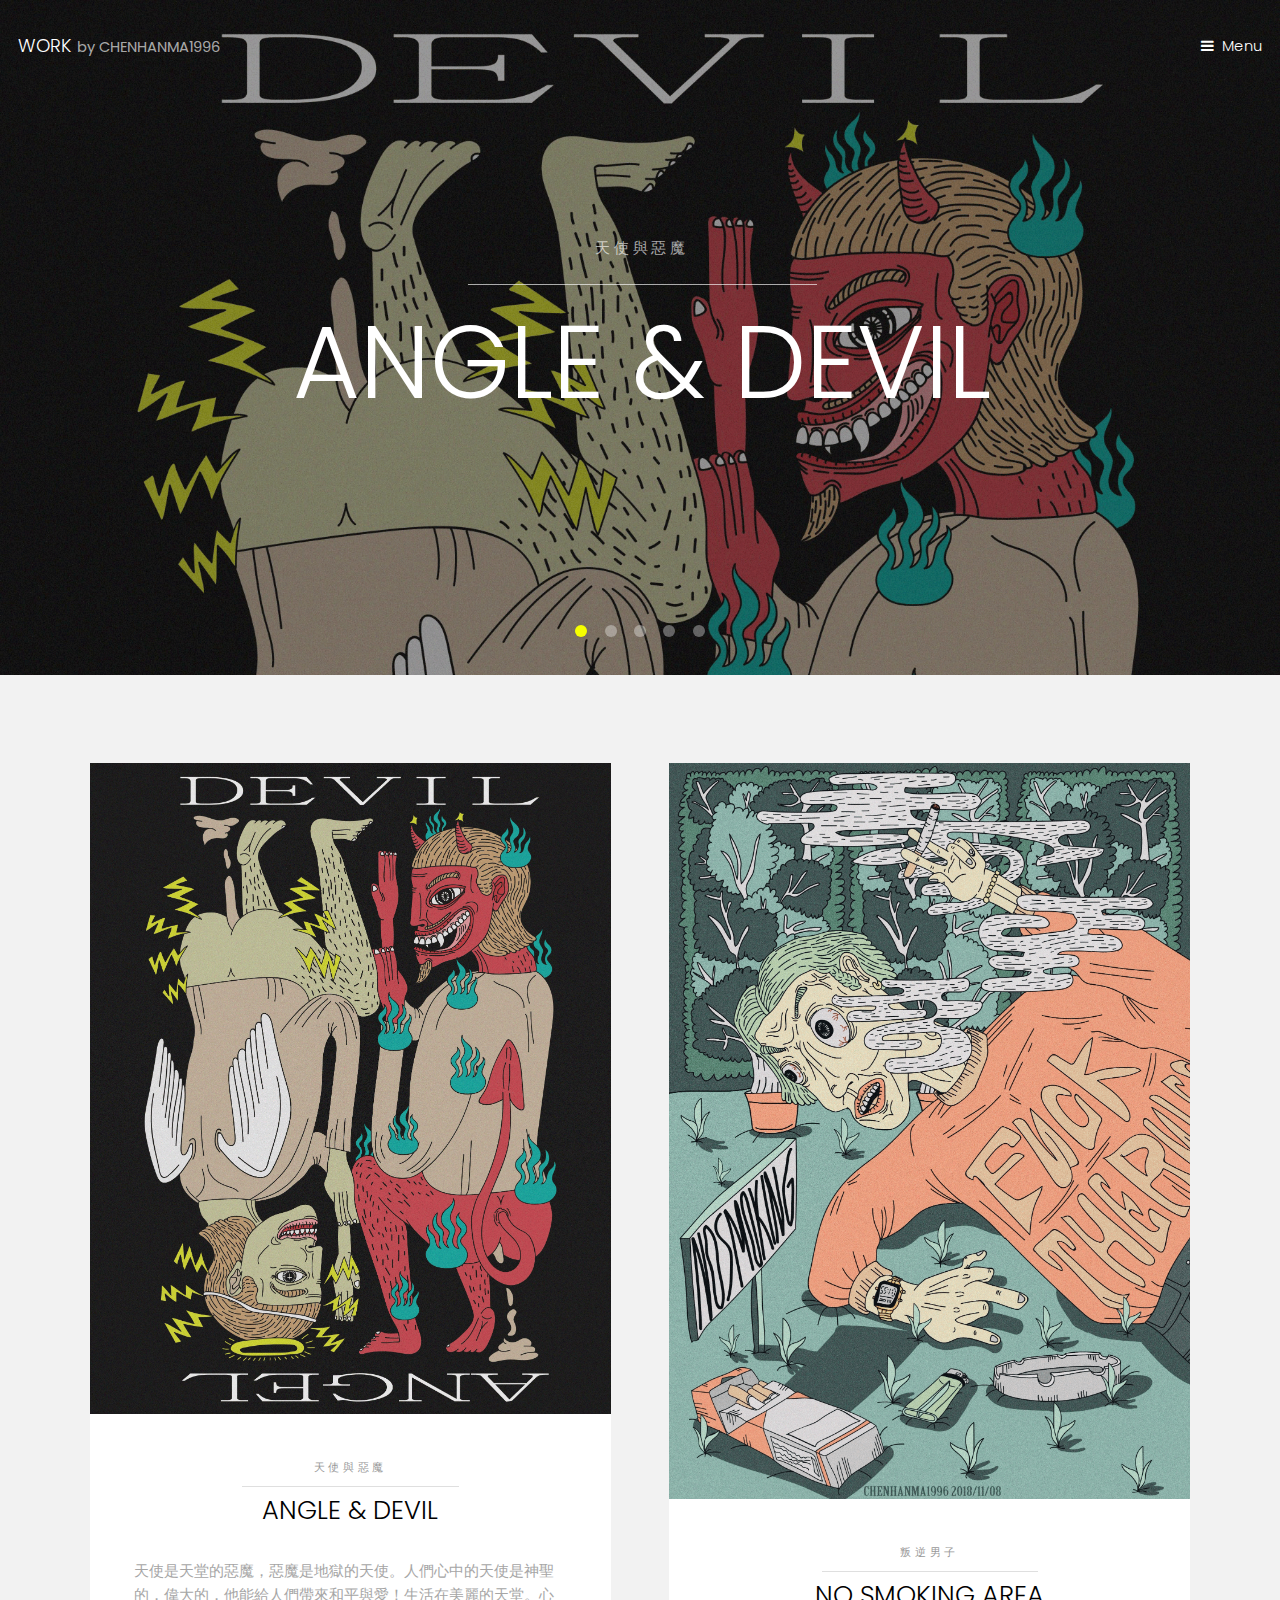
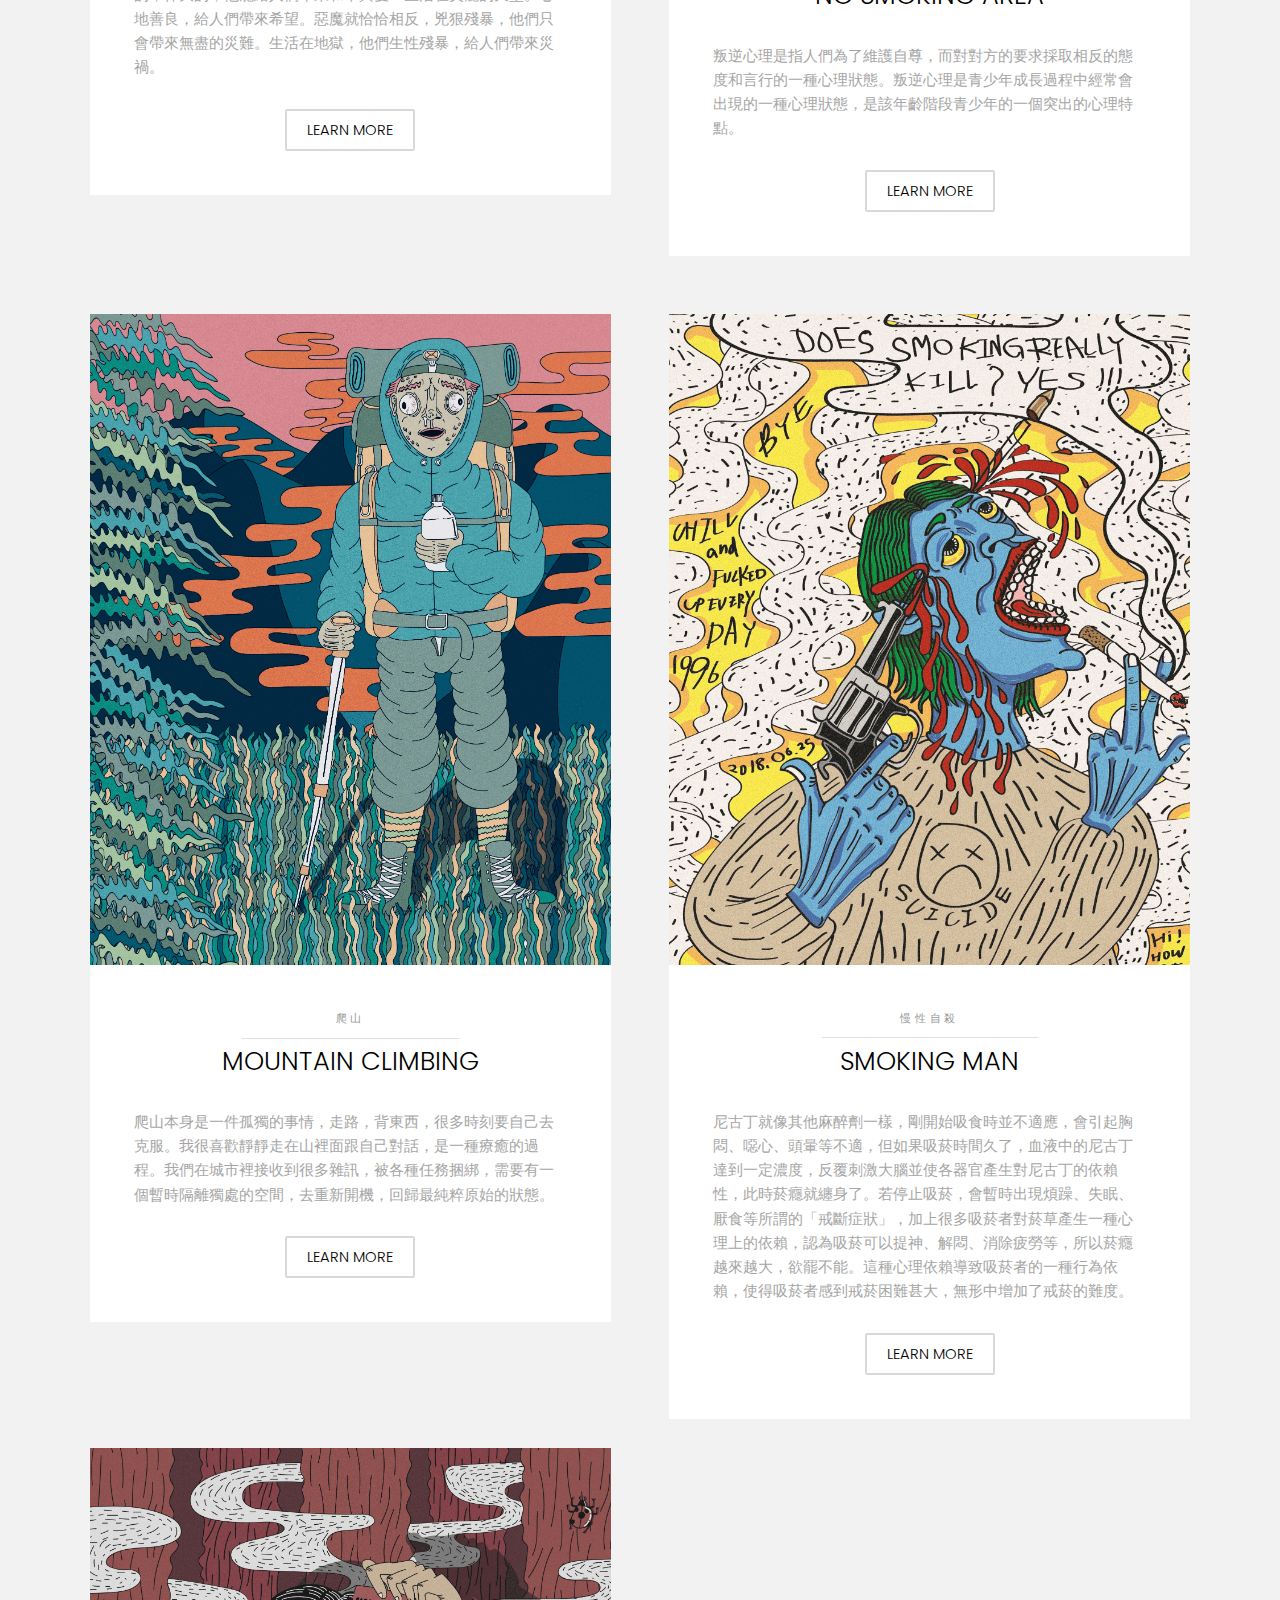
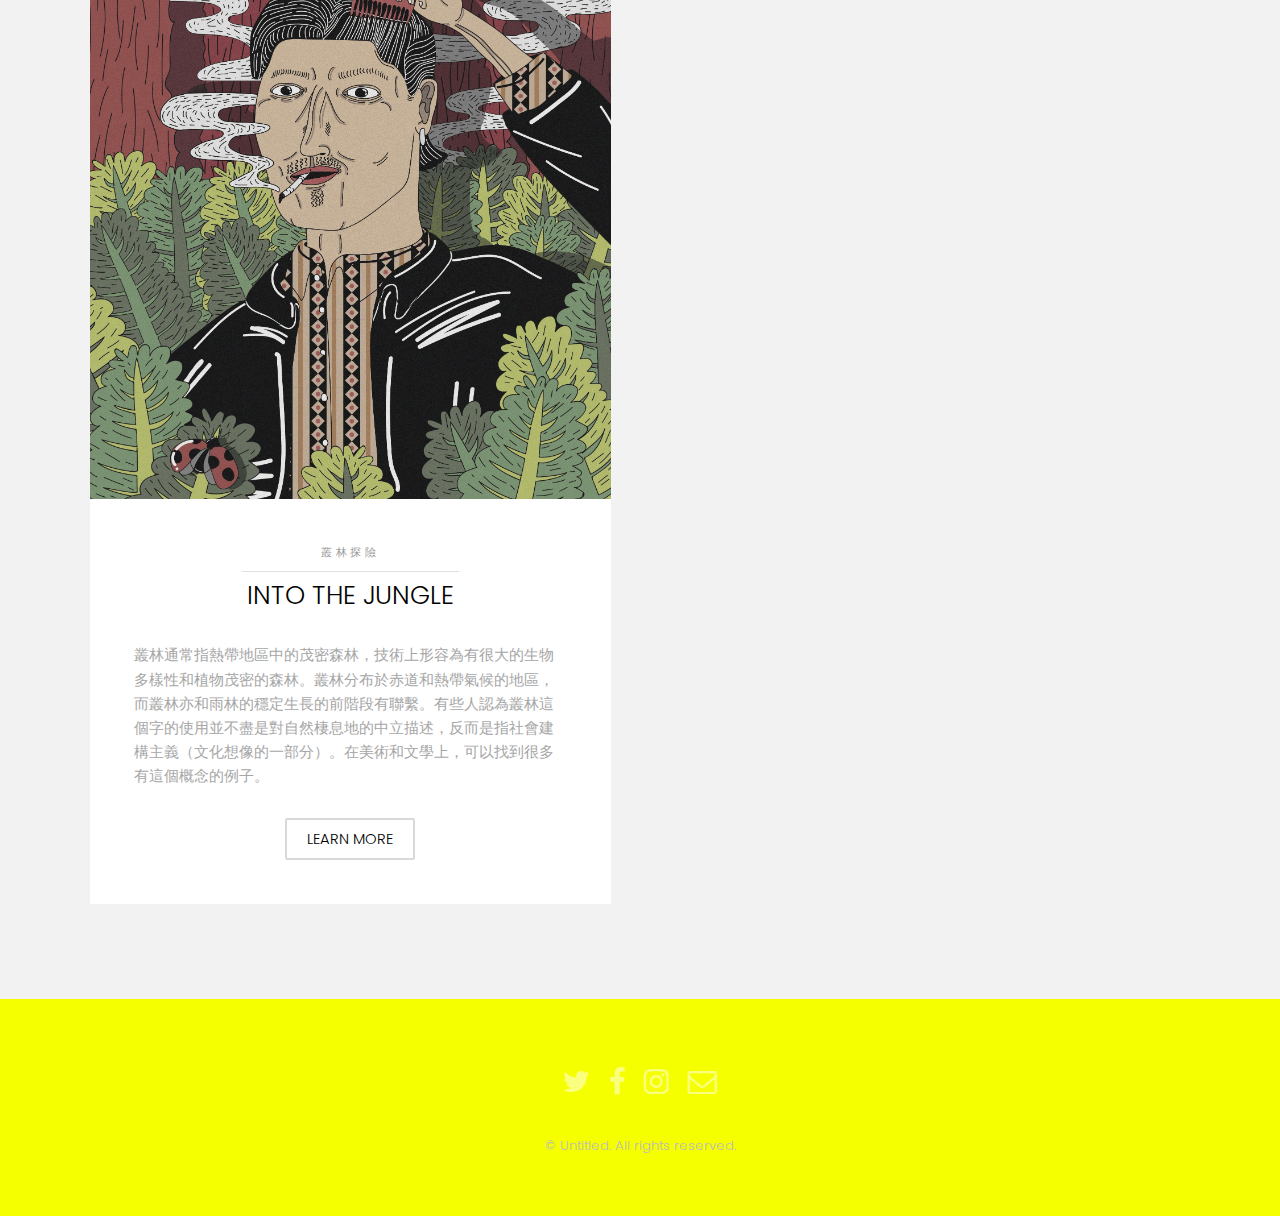
<file: index.html>
<!DOCTYPE HTML>
<!--
	Hielo by TEMPLATED
	templated.co @templatedco
	Released for free under the Creative Commons Attribution 3.0 license (templated.co/license)
-->
<html>
	<head>
		<title>work by chenhanma</title>
		<meta charset="utf-8" />
		<meta name="viewport" content="width=device-width, initial-scale=1" />
		<link rel="stylesheet" href="assets/css/main.css" />
	</head>
	<body>

		<!-- Header -->
			<header id="header" class="alt">
				<div class="logo"><a href="index.html">WORK <span>by CHENHANMA1996</span></a></div>
				<a href="#menu">Menu</a>
			</header>

		<!-- Nav -->
			<nav id="menu">
				<ul class="links">
					<li><a href="index.html">Home</a></li>
					<li><a href="generic.html">ANGLE & DEVIL</a></li>
					<li><a href="generic2.html">NO SMOKING AREA</a></li>
					<li><a href="generic3.html">MOUNTAIN CLIMBING</a></li>
					<li><a href="generic4.html">SMOKING MAN</a></li>
					<li><a href="generic5.html">INTO THE JUNGLE</a></li>
				</ul>
			</nav>

		<!-- Banner -->
			<section class="banner full">
				<article>
					<img src="images/3.png" alt="" />
					<div class="inner">
						<header>
							<p>天使與惡魔<a href="https://templated.co"></a></p>
							<h2>ANGLE & DEVIL</h2>
						</header>
					</div>
				</article>
				<article>
					<img src="images/8.png" alt="" />
					<div class="inner">
						<header>
							<p>叛逆男子</p>
							<h2>NO SMOKING AREA</h2>
						</header>
					</div>
				</article>
				<article>
					<img src="images/4.png"  alt="" />
					<div class="inner">
						<header>
							<p>爬山</p>
							<h2>MOUNTAIN CLIMBING</h2>
						</header>
					</div>
				</article>
				<article>
					<img src="images/13.png"  alt="" />
					<div class="inner">
						<header>
							<p>慢性自殺</p>
							<h2>SMOKING MAN</h2>
						</header>
					</div>
				</article>
				<article>
					<img src="images/12.png"  alt="" />
					<div class="inner">
						<header>
							<p>叢林探險</p>
							<h2>INTO THE JUNGLE</h2>
						</header>
					</div>
				</article>
			</section>

		<!-- One -->
			<section id="one" class="wrapper style2">
				<div class="inner">
					<div class="grid-style">

						<div>
							<div class="box">
								<div class="image fit">
									<img src="images/3.png" alt="" />
								</div>
								<div class="content">
									<header class="align-center">
										<p>天使與惡魔</p>
										<h2>ANGLE & DEVIL</h2>
									</header>
									<p>天使是天堂的惡魔，惡魔是地獄的天使。人們心中的天使是神聖的，偉大的，他能給人們帶來和平與愛！生活在美麗的天堂。心地善良，給人們帶來希望。惡魔就恰恰相反，兇狠殘暴，他們只會帶來無盡的災難。生活在地獄，他們生性殘暴，給人們帶來災禍。</p>
									<footer class="align-center">
										<a href="generic.html" class="button alt">Learn More</a>
									</footer>
								</div>
							</div>
						</div>

						<div>
							<div class="box">
								<div class="image fit">
									<img src="images/8.png" alt="" />
								</div>
								<div class="content">
									<header class="align-center">
										<p>叛逆男子</p>
										<h2>NO SMOKING AREA</h2>
									</header>
									<p>叛逆心理是指人們為了維護自尊，而對對方的要求採取相反的態度和言行的一種心理狀態。叛逆心理是青少年成長過程中經常會出現的一種心理狀態，是該年齡階段青少年的一個突出的心理特點。</p>
									<footer class="align-center">
										<a href="generic2.html" class="button alt">Learn More</a>
									</footer>
								</div>
							</div>
						</div>

						<div>
							<div class="box">
								<div class="image fit">
									<img src="images/4.png" alt="" />
								</div>
								<div class="content">
									<header class="align-center">
										<p>爬山</p>
										<h2>MOUNTAIN CLIMBING</h2>
									</header>
									<p>爬山本身是一件孤獨的事情，走路，背東西，很多時刻要自己去克服。我很喜歡靜靜走在山裡面跟自己對話，是一種療癒的過程。我們在城市裡接收到很多雜訊，被各種任務捆綁，需要有一個暫時隔離獨處的空間，去重新開機，回歸最純粹原始的狀態。</p>
									<footer class="align-center">
										<a href="generic3.html" class="button alt">Learn More</a>
									</footer>
								</div>
							</div>
						</div>

						<div>
							<div class="box">
								<div class="image fit">
									<img src="images/13.png" alt="" />
								</div>
								<div class="content">
									<header class="align-center">
										<p>慢性自殺</p>
										<h2>SMOKING MAN</h2>
									</header>
									<p>尼古丁就像其他麻醉劑一樣，剛開始吸食時並不適應，會引起胸悶、噁心、頭暈等不適，但如果吸菸時間久了，血液中的尼古丁達到一定濃度，反覆刺激大腦並使各器官產生對尼古丁的依賴性，此時菸癮就纏身了。若停止吸菸，會暫時出現煩躁、失眠、厭食等所謂的「戒斷症狀」，加上很多吸菸者對菸草產生一種心理上的依賴，認為吸菸可以提神、解悶、消除疲勞等，所以菸癮越來越大，欲罷不能。這種心理依賴導致吸菸者的一種行為依賴，使得吸菸者感到戒菸困難甚大，無形中增加了戒菸的難度。</p>
									<footer class="align-center">
										<a href="generic4.html" class="button alt">Learn More</a>
									</footer>
								</div>
							</div>
						</div>
						<div>
							<div class="box">
								<div class="image fit">
									<img src="images/12.png" alt="" />
								</div>
								<div class="content">
									<header class="align-center">
										<p>叢林探險</p>
										<h2>INTO THE JUNGLE</h2>
									</header>
									<p>叢林通常指熱帶地區中的茂密森林，技術上形容為有很大的生物多樣性和植物茂密的森林。叢林分布於赤道和熱帶氣候的地區，而叢林亦和雨林的穩定生長的前階段有聯繫。有些人認為叢林這個字的使用並不盡是對自然棲息地的中立描述，反而是指社會建構主義（文化想像的一部分）。在美術和文學上，可以找到很多有這個概念的例子。</p>
									<footer class="align-center">
										<a href="generic5.html" class="button alt">Learn More</a>
									</footer>
								</div>
							</div>
						</div>

					</div>
				</div>
			</section>


		<!-- Footer -->
			<footer id="footer">
				<div class="container">
					<ul class="icons">
						<li><a href="#" class="icon fa-twitter"><span class="label">Twitter</span></a></li>
						<li><a href="#" class="icon fa-facebook"><span class="label">Facebook</span></a></li>
						<li><a href="#" class="icon fa-instagram"><span class="label">Instagram</span></a></li>
						<li><a href="#" class="icon fa-envelope-o"><span class="label">Email</span></a></li>
					</ul>
				</div>
				<div class="copyright">
					&copy; Untitled. All rights reserved.
				</div>
			</footer>

		<!-- Scripts -->
			<script src="assets/js/jquery.min.js"></script>
			<script src="assets/js/jquery.scrollex.min.js"></script>
			<script src="assets/js/skel.min.js"></script>
			<script src="assets/js/util.js"></script>
			<script src="assets/js/main.js"></script>

	</body>
</html>
</file>
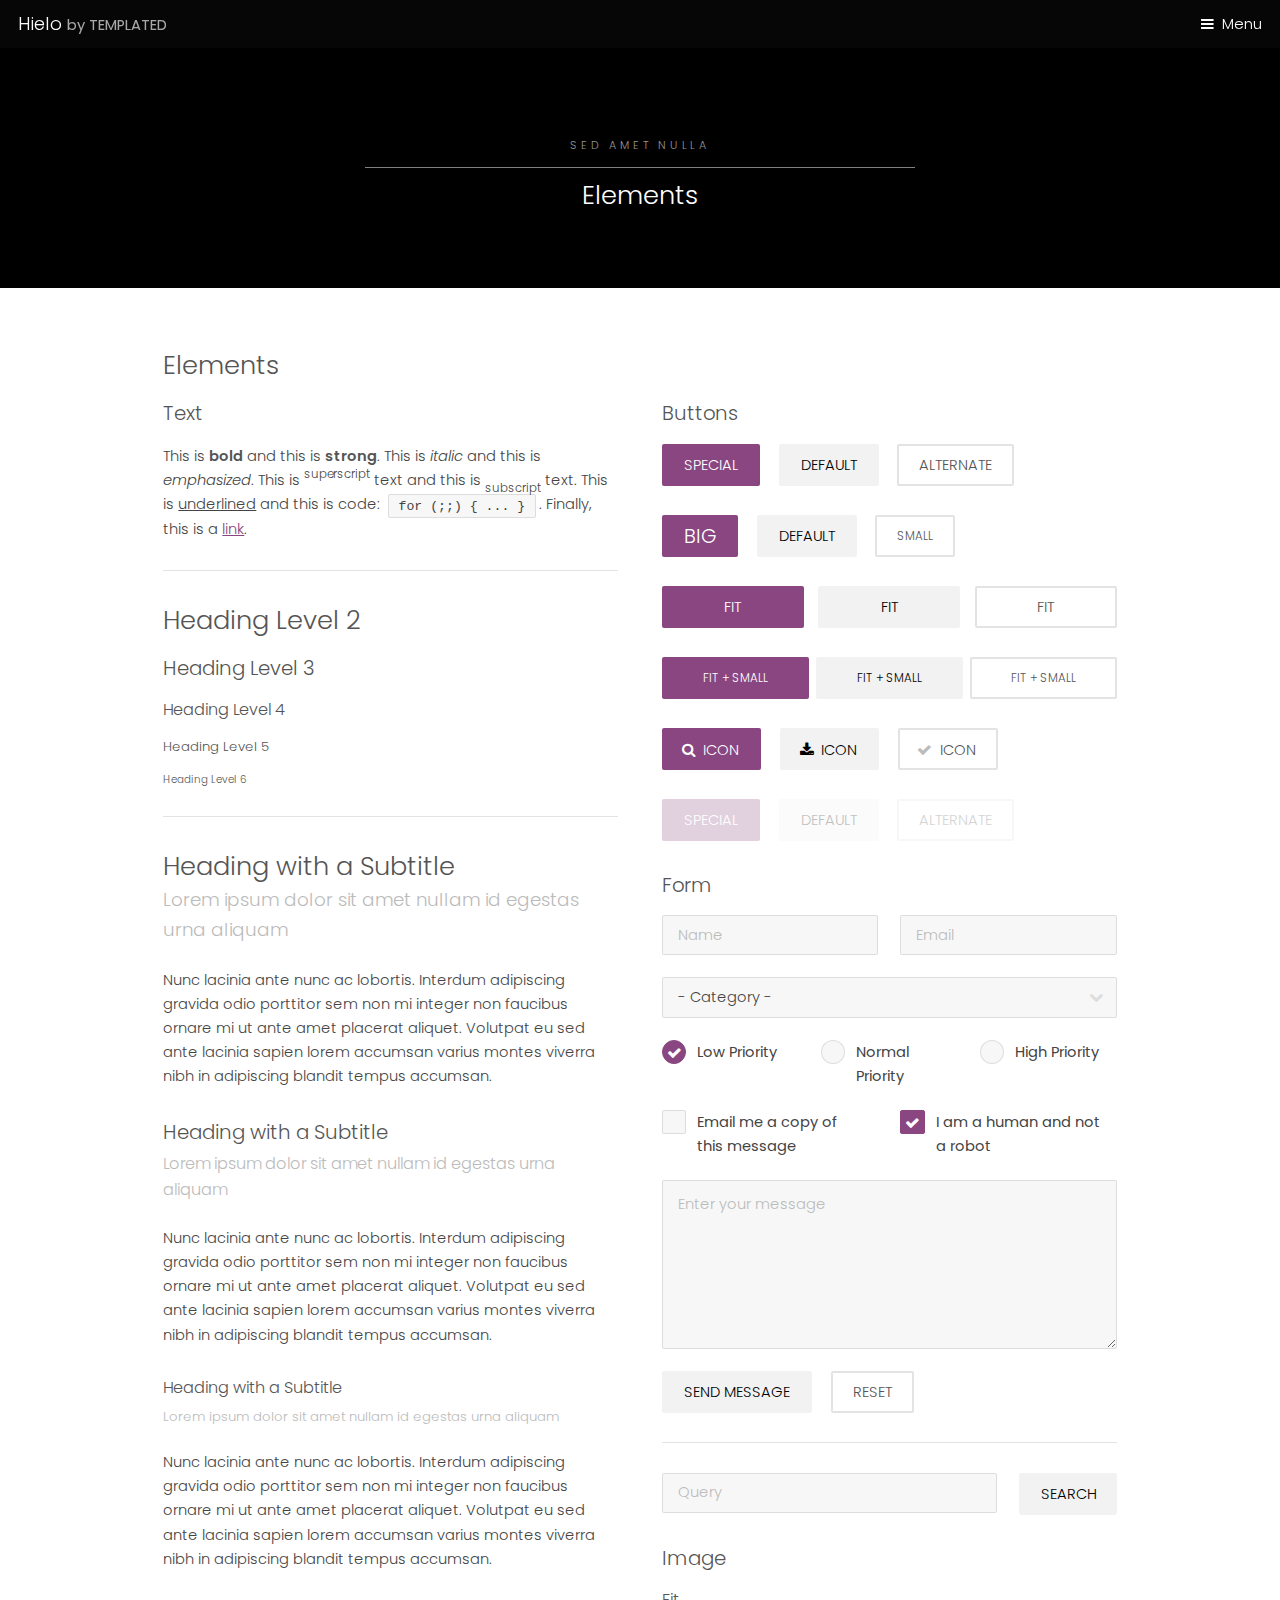
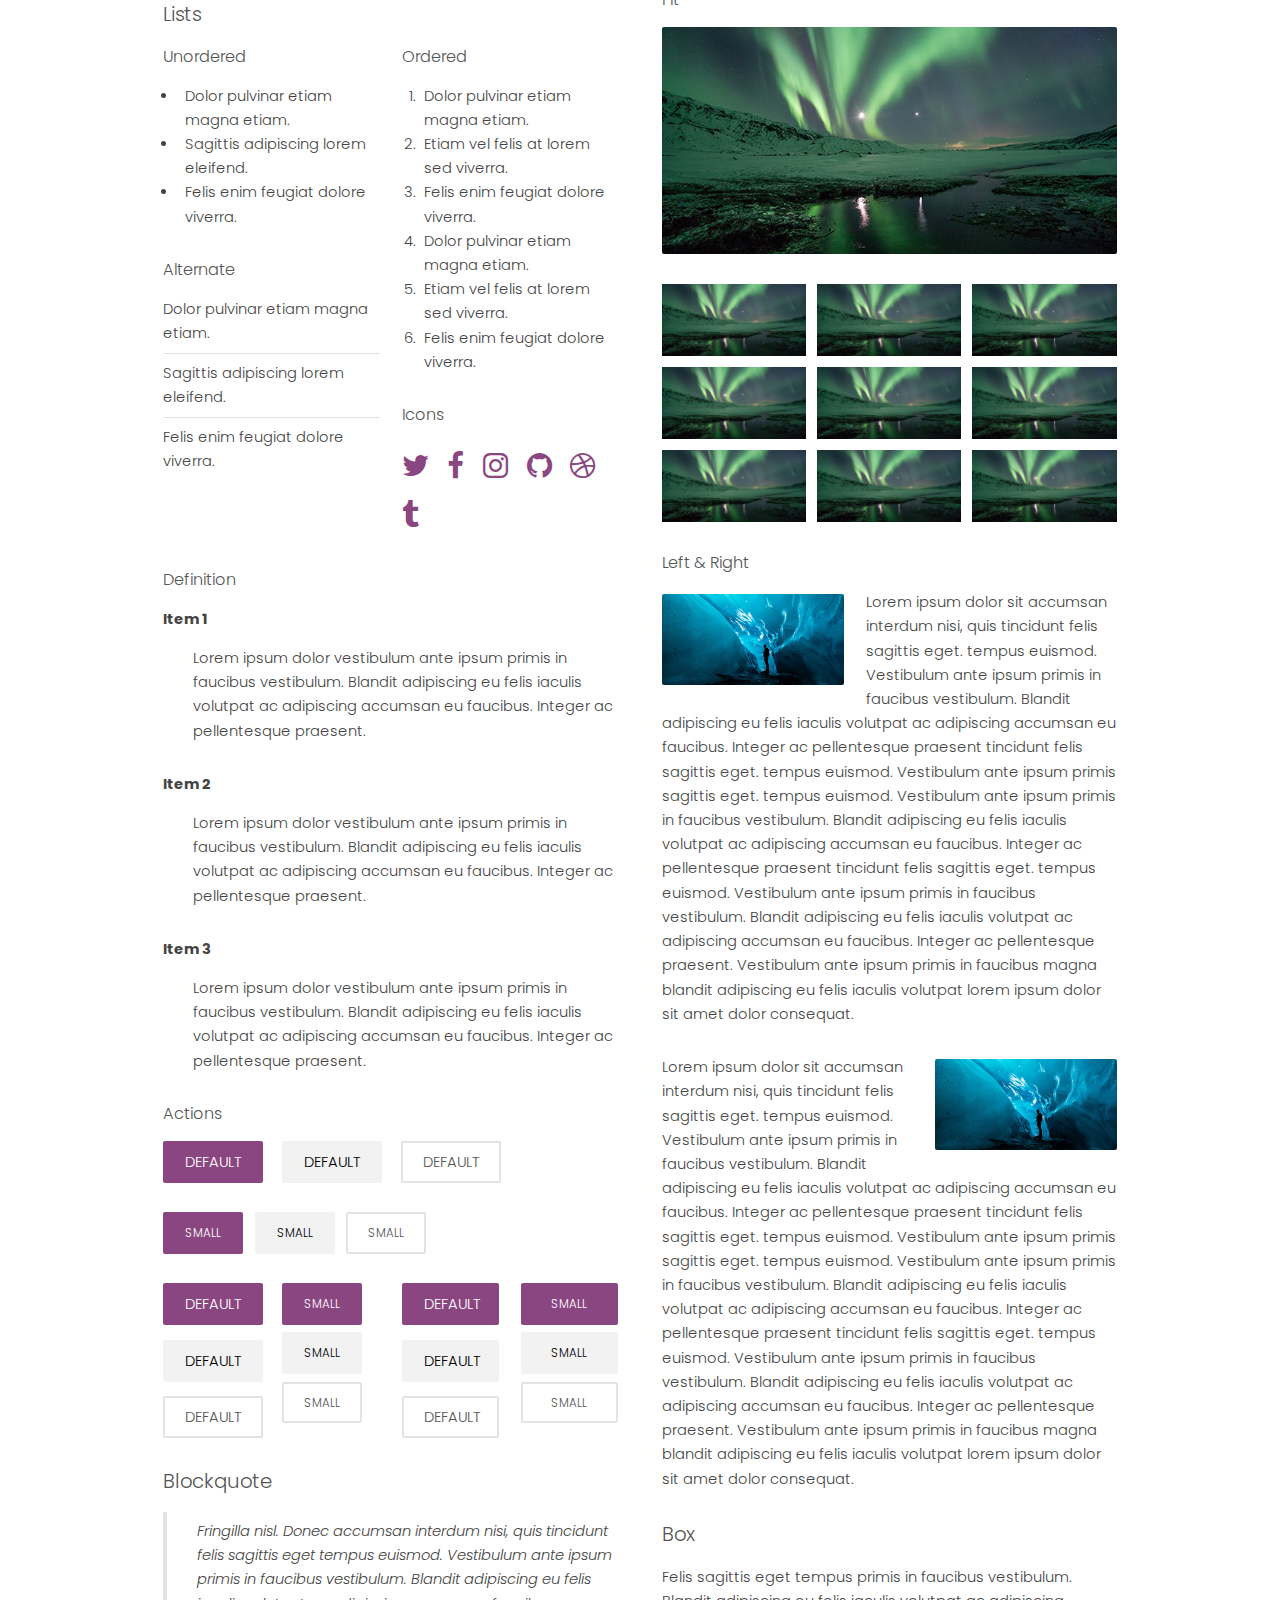
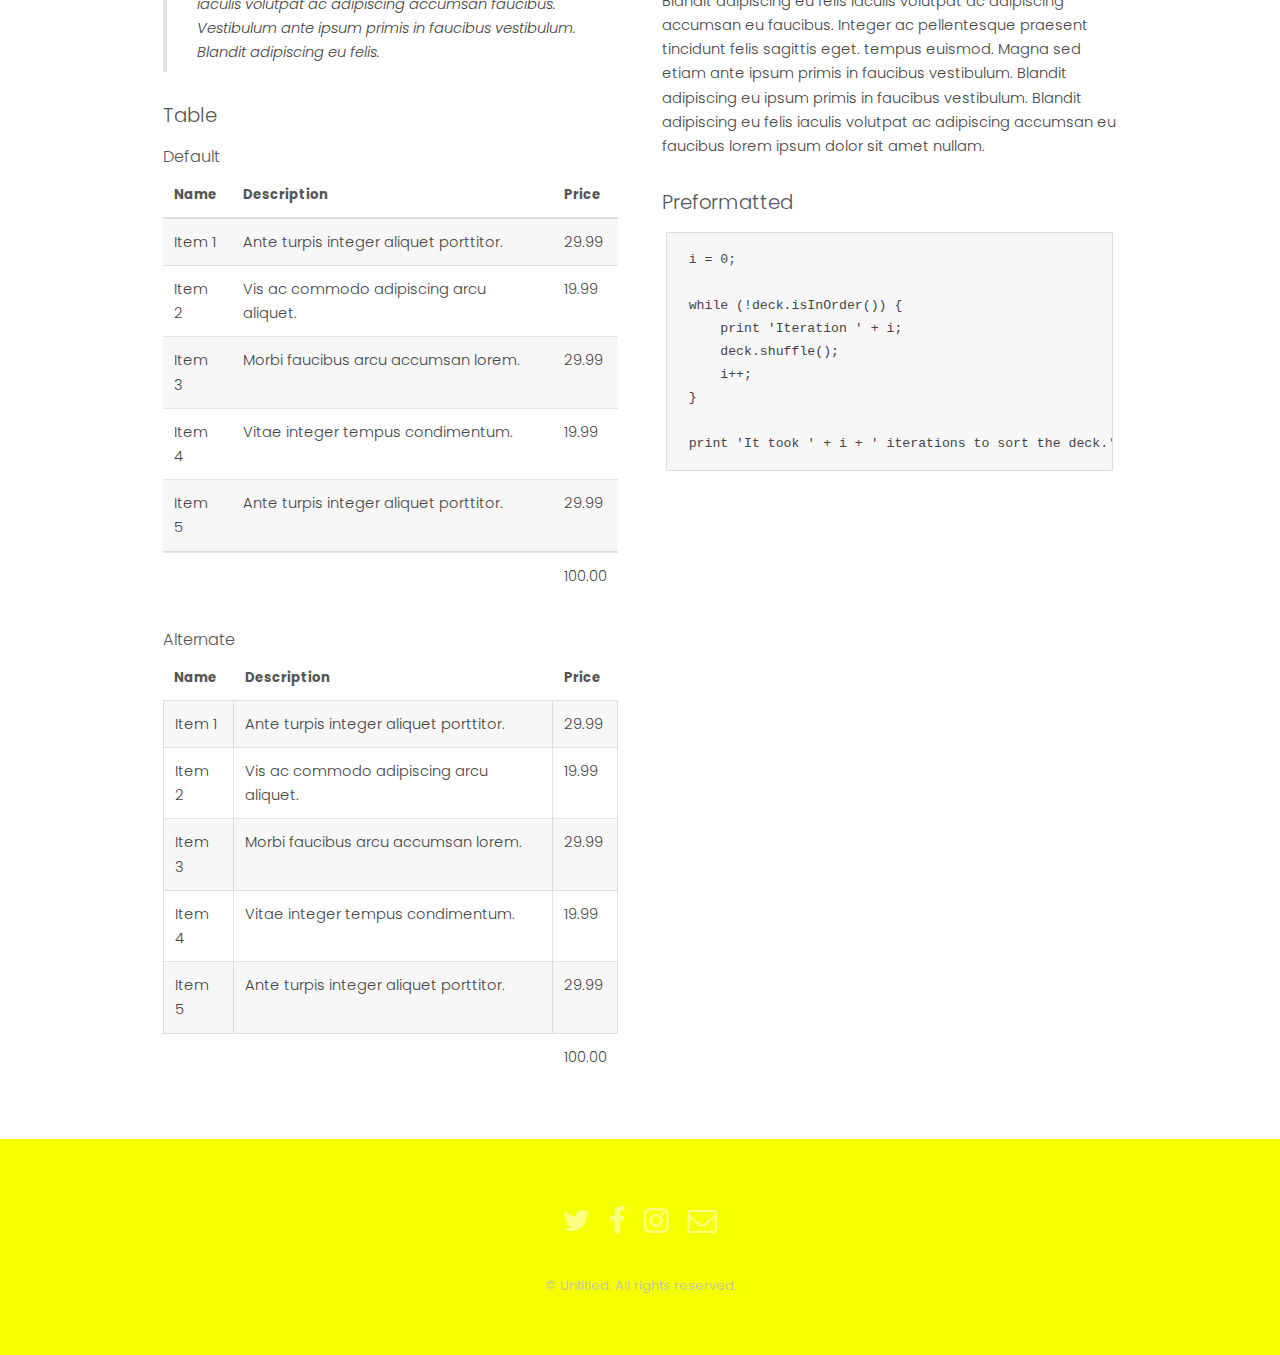
<file: elements.html>
<!DOCTYPE HTML>
<!--
	Hielo by TEMPLATED
	templated.co @templatedco
	Released for free under the Creative Commons Attribution 3.0 license (templated.co/license)
-->
<html>
	<head>
		<title>Hielo by TEMPLATED</title>
		<meta charset="utf-8" />
		<meta name="viewport" content="width=device-width, initial-scale=1" />
		<link rel="stylesheet" href="assets/css/main.css" />
	</head>
	<body class="subpage">

		<!-- Header -->
			<header id="header">
				<div class="logo"><a href="index.html">Hielo <span>by TEMPLATED</span></a></div>
				<a href="#menu">Menu</a>
			</header>

		<!-- Nav -->
			<nav id="menu">
				<ul class="links">
					<li><a href="index.html">Home</a></li>
					<li><a href="generic.html">Generic</a></li>
					<li><a href="elements.html">Elements</a></li>
				</ul>
			</nav>

		<!-- One -->
			<section id="One" class="wrapper style3">
				<div class="inner">
					<header class="align-center">
						<p>Sed amet nulla</p>
						<h2>Elements</h2>
					</header>
				</div>
			</section>

		<!-- Main -->
			<div id="main" class="container">

				<!-- Elements -->
					<h2 id="elements">Elements</h2>
					<div class="row 200%">
						<div class="6u 12u$(medium)">

							<!-- Text stuff -->
								<h3>Text</h3>
								<p>This is <b>bold</b> and this is <strong>strong</strong>. This is <i>italic</i> and this is <em>emphasized</em>.
								This is <sup>superscript</sup> text and this is <sub>subscript</sub> text.
								This is <u>underlined</u> and this is code: <code>for (;;) { ... }</code>.
								Finally, this is a <a href="#">link</a>.</p>
								<hr />
								<h2>Heading Level 2</h2>
								<h3>Heading Level 3</h3>
								<h4>Heading Level 4</h4>
								<h5>Heading Level 5</h5>
								<h6>Heading Level 6</h6>
								<hr />
								<header>
									<h2>Heading with a Subtitle</h2>
									<p>Lorem ipsum dolor sit amet nullam id egestas urna aliquam</p>
								</header>
								<p>Nunc lacinia ante nunc ac lobortis. Interdum adipiscing gravida odio porttitor sem non mi integer non faucibus ornare mi ut ante amet placerat aliquet. Volutpat eu sed ante lacinia sapien lorem accumsan varius montes viverra nibh in adipiscing blandit tempus accumsan.</p>
								<header>
									<h3>Heading with a Subtitle</h3>
									<p>Lorem ipsum dolor sit amet nullam id egestas urna aliquam</p>
								</header>
								<p>Nunc lacinia ante nunc ac lobortis. Interdum adipiscing gravida odio porttitor sem non mi integer non faucibus ornare mi ut ante amet placerat aliquet. Volutpat eu sed ante lacinia sapien lorem accumsan varius montes viverra nibh in adipiscing blandit tempus accumsan.</p>
								<header>
									<h4>Heading with a Subtitle</h4>
									<p>Lorem ipsum dolor sit amet nullam id egestas urna aliquam</p>
								</header>
								<p>Nunc lacinia ante nunc ac lobortis. Interdum adipiscing gravida odio porttitor sem non mi integer non faucibus ornare mi ut ante amet placerat aliquet. Volutpat eu sed ante lacinia sapien lorem accumsan varius montes viverra nibh in adipiscing blandit tempus accumsan.</p>

							<!-- Lists -->
								<h3>Lists</h3>
								<div class="row">
									<div class="6u 12u$(small)">

										<h4>Unordered</h4>
										<ul>
											<li>Dolor pulvinar etiam magna etiam.</li>
											<li>Sagittis adipiscing lorem eleifend.</li>
											<li>Felis enim feugiat dolore viverra.</li>
										</ul>

										<h4>Alternate</h4>
										<ul class="alt">
											<li>Dolor pulvinar etiam magna etiam.</li>
											<li>Sagittis adipiscing lorem eleifend.</li>
											<li>Felis enim feugiat dolore viverra.</li>
										</ul>

									</div>
									<div class="6u$ 12u$(small)">

										<h4>Ordered</h4>
										<ol>
											<li>Dolor pulvinar etiam magna etiam.</li>
											<li>Etiam vel felis at lorem sed viverra.</li>
											<li>Felis enim feugiat dolore viverra.</li>
											<li>Dolor pulvinar etiam magna etiam.</li>
											<li>Etiam vel felis at lorem sed viverra.</li>
											<li>Felis enim feugiat dolore viverra.</li>
										</ol>

										<h4>Icons</h4>
										<ul class="icons">
											<li><a href="#" class="icon fa-twitter"><span class="label">Twitter</span></a></li>
											<li><a href="#" class="icon fa-facebook"><span class="label">Facebook</span></a></li>
											<li><a href="#" class="icon fa-instagram"><span class="label">Instagram</span></a></li>
											<li><a href="#" class="icon fa-github"><span class="label">Github</span></a></li>
											<li><a href="#" class="icon fa-dribbble"><span class="label">Dribbble</span></a></li>
											<li><a href="#" class="icon fa-tumblr"><span class="label">Tumblr</span></a></li>
										</ul>

									</div>
								</div>
								<h4>Definition</h4>
								<dl>
									<dt>Item 1</dt>
									<dd>
										<p>Lorem ipsum dolor vestibulum ante ipsum primis in faucibus vestibulum. Blandit adipiscing eu felis iaculis volutpat ac adipiscing accumsan eu faucibus. Integer ac pellentesque praesent.</p>
									</dd>
									<dt>Item 2</dt>
									<dd>
										<p>Lorem ipsum dolor vestibulum ante ipsum primis in faucibus vestibulum. Blandit adipiscing eu felis iaculis volutpat ac adipiscing accumsan eu faucibus. Integer ac pellentesque praesent.</p>
									</dd>
									<dt>Item 3</dt>
									<dd>
										<p>Lorem ipsum dolor vestibulum ante ipsum primis in faucibus vestibulum. Blandit adipiscing eu felis iaculis volutpat ac adipiscing accumsan eu faucibus. Integer ac pellentesque praesent.</p>
									</dd>
								</dl>

								<h4>Actions</h4>
								<ul class="actions">
									<li><a href="#" class="button special">Default</a></li>
									<li><a href="#" class="button">Default</a></li>
									<li><a href="#" class="button alt">Default</a></li>
								</ul>
								<ul class="actions small">
									<li><a href="#" class="button special small">Small</a></li>
									<li><a href="#" class="button small">Small</a></li>
									<li><a href="#" class="button alt small">Small</a></li>
								</ul>
								<div class="row">
									<div class="3u 12u$(small)">
										<ul class="actions vertical">
											<li><a href="#" class="button special">Default</a></li>
											<li><a href="#" class="button">Default</a></li>
											<li><a href="#" class="button alt">Default</a></li>
										</ul>
									</div>
									<div class="3u 12u$(small)">
										<ul class="actions vertical small">
											<li><a href="#" class="button special small">Small</a></li>
											<li><a href="#" class="button small">Small</a></li>
											<li><a href="#" class="button alt small">Small</a></li>
										</ul>
									</div>
									<div class="3u 12u$(small)">
										<ul class="actions vertical">
											<li><a href="#" class="button special fit">Default</a></li>
											<li><a href="#" class="button fit">Default</a></li>
											<li><a href="#" class="button alt fit">Default</a></li>
										</ul>
									</div>
									<div class="3u$ 12u$(small)">
										<ul class="actions vertical small">
											<li><a href="#" class="button special small fit">Small</a></li>
											<li><a href="#" class="button small fit">Small</a></li>
											<li><a href="#" class="button alt small fit">Small</a></li>
										</ul>
									</div>
								</div>

							<!-- Blockquote -->
								<h3>Blockquote</h3>
								<blockquote>Fringilla nisl. Donec accumsan interdum nisi, quis tincidunt felis sagittis eget tempus euismod. Vestibulum ante ipsum primis in faucibus vestibulum. Blandit adipiscing eu felis iaculis volutpat ac adipiscing accumsan faucibus. Vestibulum ante ipsum primis in faucibus vestibulum. Blandit adipiscing eu felis.</blockquote>

							<!-- Table -->
								<h3>Table</h3>

								<h4>Default</h4>
								<div class="table-wrapper">
									<table>
										<thead>
											<tr>
												<th>Name</th>
												<th>Description</th>
												<th>Price</th>
											</tr>
										</thead>
										<tbody>
											<tr>
												<td>Item 1</td>
												<td>Ante turpis integer aliquet porttitor.</td>
												<td>29.99</td>
											</tr>
											<tr>
												<td>Item 2</td>
												<td>Vis ac commodo adipiscing arcu aliquet.</td>
												<td>19.99</td>
											</tr>
											<tr>
												<td>Item 3</td>
												<td> Morbi faucibus arcu accumsan lorem.</td>
												<td>29.99</td>
											</tr>
											<tr>
												<td>Item 4</td>
												<td>Vitae integer tempus condimentum.</td>
												<td>19.99</td>
											</tr>
											<tr>
												<td>Item 5</td>
												<td>Ante turpis integer aliquet porttitor.</td>
												<td>29.99</td>
											</tr>
										</tbody>
										<tfoot>
											<tr>
												<td colspan="2"></td>
												<td>100.00</td>
											</tr>
										</tfoot>
									</table>
								</div>

								<h4>Alternate</h4>
								<div class="table-wrapper">
									<table class="alt">
										<thead>
											<tr>
												<th>Name</th>
												<th>Description</th>
												<th>Price</th>
											</tr>
										</thead>
										<tbody>
											<tr>
												<td>Item 1</td>
												<td>Ante turpis integer aliquet porttitor.</td>
												<td>29.99</td>
											</tr>
											<tr>
												<td>Item 2</td>
												<td>Vis ac commodo adipiscing arcu aliquet.</td>
												<td>19.99</td>
											</tr>
											<tr>
												<td>Item 3</td>
												<td> Morbi faucibus arcu accumsan lorem.</td>
												<td>29.99</td>
											</tr>
											<tr>
												<td>Item 4</td>
												<td>Vitae integer tempus condimentum.</td>
												<td>19.99</td>
											</tr>
											<tr>
												<td>Item 5</td>
												<td>Ante turpis integer aliquet porttitor.</td>
												<td>29.99</td>
											</tr>
										</tbody>
										<tfoot>
											<tr>
												<td colspan="2"></td>
												<td>100.00</td>
											</tr>
										</tfoot>
									</table>
								</div>

						</div>
						<div class="6u$ 12u$(medium)">

							<!-- Buttons -->
								<h3>Buttons</h3>
								<ul class="actions">
									<li><a href="#" class="button special">Special</a></li>
									<li><a href="#" class="button">Default</a></li>
									<li><a href="#" class="button alt">Alternate</a></li>
								</ul>
								<ul class="actions">
									<li><a href="#" class="button special big">Big</a></li>
									<li><a href="#" class="button">Default</a></li>
									<li><a href="#" class="button alt small">Small</a></li>
								</ul>
								<ul class="actions fit">
									<li><a href="#" class="button special fit">Fit</a></li>
									<li><a href="#" class="button fit">Fit</a></li>
									<li><a href="#" class="button alt fit">Fit</a></li>
								</ul>
								<ul class="actions fit small">
									<li><a href="#" class="button special fit small">Fit + Small</a></li>
									<li><a href="#" class="button fit small">Fit + Small</a></li>
									<li><a href="#" class="button alt fit small">Fit + Small</a></li>
								</ul>
								<ul class="actions">
									<li><a href="#" class="button special icon fa-search">Icon</a></li>
									<li><a href="#" class="button icon fa-download">Icon</a></li>
									<li><a href="#" class="button alt icon fa-check">Icon</a></li>
								</ul>
								<ul class="actions">
									<li><span class="button special disabled">Special</span></li>
									<li><span class="button disabled">Default</span></li>
									<li><span class="button alt disabled">Alternate</span></li>
								</ul>

							<!-- Form -->
								<h3>Form</h3>

								<form method="post" action="#">
									<div class="row uniform">
										<div class="6u 12u$(xsmall)">
											<input type="text" name="name" id="name" value="" placeholder="Name" />
										</div>
										<div class="6u$ 12u$(xsmall)">
											<input type="email" name="email" id="email" value="" placeholder="Email" />
										</div>
										<!-- Break -->
										<div class="12u$">
											<div class="select-wrapper">
												<select name="category" id="category">
													<option value="">- Category -</option>
													<option value="1">Manufacturing</option>
													<option value="1">Shipping</option>
													<option value="1">Administration</option>
													<option value="1">Human Resources</option>
												</select>
											</div>
										</div>
										<!-- Break -->
										<div class="4u 12u$(small)">
											<input type="radio" id="priority-low" name="priority" checked>
											<label for="priority-low">Low Priority</label>
										</div>
										<div class="4u 12u$(small)">
											<input type="radio" id="priority-normal" name="priority">
											<label for="priority-normal">Normal Priority</label>
										</div>
										<div class="4u$ 12u$(small)">
											<input type="radio" id="priority-high" name="priority">
											<label for="priority-high">High Priority</label>
										</div>
										<!-- Break -->
										<div class="6u 12u$(small)">
											<input type="checkbox" id="copy" name="copy">
											<label for="copy">Email me a copy of this message</label>
										</div>
										<div class="6u$ 12u$(small)">
											<input type="checkbox" id="human" name="human" checked>
											<label for="human">I am a human and not a robot</label>
										</div>
										<!-- Break -->
										<div class="12u$">
											<textarea name="message" id="message" placeholder="Enter your message" rows="6"></textarea>
										</div>
										<!-- Break -->
										<div class="12u$">
											<ul class="actions">
												<li><input type="submit" value="Send Message" /></li>
												<li><input type="reset" value="Reset" class="alt" /></li>
											</ul>
										</div>
									</div>
								</form>

								<hr />

								<form method="post" action="#">
									<div class="row uniform">
										<div class="9u 12u$(small)">
											<input type="text" name="query" id="query" value="" placeholder="Query" />
										</div>
										<div class="3u$ 12u$(small)">
											<input type="submit" value="Search" class="fit" />
										</div>
									</div>
								</form>

							<!-- Image -->
								<h3>Image</h3>

								<h4>Fit</h4>
								<span class="image fit"><img src="images/pic01.jpg" alt="" /></span>
								<div class="box alt">
									<div class="row 50% uniform">
										<div class="4u"><span class="image fit"><img src="images/pic01.jpg" alt="" /></span></div>
										<div class="4u"><span class="image fit"><img src="images/pic01.jpg" alt="" /></span></div>
										<div class="4u$"><span class="image fit"><img src="images/pic01.jpg" alt="" /></span></div>
										<!-- Break -->
										<div class="4u"><span class="image fit"><img src="images/pic01.jpg" alt="" /></span></div>
										<div class="4u"><span class="image fit"><img src="images/pic01.jpg" alt="" /></span></div>
										<div class="4u$"><span class="image fit"><img src="images/pic01.jpg" alt="" /></span></div>
										<!-- Break -->
										<div class="4u"><span class="image fit"><img src="images/pic01.jpg" alt="" /></span></div>
										<div class="4u"><span class="image fit"><img src="images/pic01.jpg" alt="" /></span></div>
										<div class="4u$"><span class="image fit"><img src="images/pic01.jpg" alt="" /></span></div>
									</div>
								</div>

								<h4>Left &amp; Right</h4>
								<p><span class="image left"><img src="images/pic02.jpg" alt="" /></span>Lorem ipsum dolor sit accumsan interdum nisi, quis tincidunt felis sagittis eget. tempus euismod. Vestibulum ante ipsum primis in faucibus vestibulum. Blandit adipiscing eu felis iaculis volutpat ac adipiscing accumsan eu faucibus. Integer ac pellentesque praesent tincidunt felis sagittis eget. tempus euismod. Vestibulum ante ipsum primis sagittis eget. tempus euismod. Vestibulum ante ipsum primis in faucibus vestibulum. Blandit adipiscing eu felis iaculis volutpat ac adipiscing accumsan eu faucibus. Integer ac pellentesque praesent tincidunt felis sagittis eget. tempus euismod. Vestibulum ante ipsum primis in faucibus vestibulum. Blandit adipiscing eu felis iaculis volutpat ac adipiscing accumsan eu faucibus. Integer ac pellentesque praesent. Vestibulum ante ipsum primis in faucibus magna blandit adipiscing eu felis iaculis volutpat lorem ipsum dolor sit amet dolor consequat.</p>
								<p><span class="image right"><img src="images/pic02.jpg" alt="" /></span>Lorem ipsum dolor sit accumsan interdum nisi, quis tincidunt felis sagittis eget. tempus euismod. Vestibulum ante ipsum primis in faucibus vestibulum. Blandit adipiscing eu felis iaculis volutpat ac adipiscing accumsan eu faucibus. Integer ac pellentesque praesent tincidunt felis sagittis eget. tempus euismod. Vestibulum ante ipsum primis sagittis eget. tempus euismod. Vestibulum ante ipsum primis in faucibus vestibulum. Blandit adipiscing eu felis iaculis volutpat ac adipiscing accumsan eu faucibus. Integer ac pellentesque praesent tincidunt felis sagittis eget. tempus euismod. Vestibulum ante ipsum primis in faucibus vestibulum. Blandit adipiscing eu felis iaculis volutpat ac adipiscing accumsan eu faucibus. Integer ac pellentesque praesent. Vestibulum ante ipsum primis in faucibus magna blandit adipiscing eu felis iaculis volutpat lorem ipsum dolor sit amet dolor consequat.</p>

							<!-- Box -->
								<h3>Box</h3>
								<div class="box">
									<p>Felis sagittis eget tempus primis in faucibus vestibulum. Blandit adipiscing eu felis iaculis volutpat ac adipiscing accumsan eu faucibus. Integer ac pellentesque praesent tincidunt felis sagittis eget. tempus euismod. Magna sed etiam ante ipsum primis in faucibus vestibulum. Blandit adipiscing eu ipsum primis in faucibus vestibulum. Blandit adipiscing eu felis iaculis volutpat ac adipiscing accumsan eu faucibus lorem ipsum dolor sit amet nullam.</p>
								</div>

							<!-- Preformatted Code -->
								<h3>Preformatted</h3>
								<pre><code>i = 0;

while (!deck.isInOrder()) {
    print 'Iteration ' + i;
    deck.shuffle();
    i++;
}

print 'It took ' + i + ' iterations to sort the deck.';
</code></pre>

						</div>
					</div>

			</div>

		<!-- Footer -->
			<footer id="footer">
				<div class="container">
					<ul class="icons">
						<li><a href="#" class="icon fa-twitter"><span class="label">Twitter</span></a></li>
						<li><a href="#" class="icon fa-facebook"><span class="label">Facebook</span></a></li>
						<li><a href="#" class="icon fa-instagram"><span class="label">Instagram</span></a></li>
						<li><a href="#" class="icon fa-envelope-o"><span class="label">Email</span></a></li>
					</ul>
				</div>
				<div class="copyright">
					&copy; Untitled. All rights reserved.
				</div>
			</footer>

		<!-- Scripts -->
			<script src="assets/js/jquery.min.js"></script>
			<script src="assets/js/jquery.scrollex.min.js"></script>
			<script src="assets/js/skel.min.js"></script>
			<script src="assets/js/util.js"></script>
			<script src="assets/js/main.js"></script>

	</body>
</html>
</file>
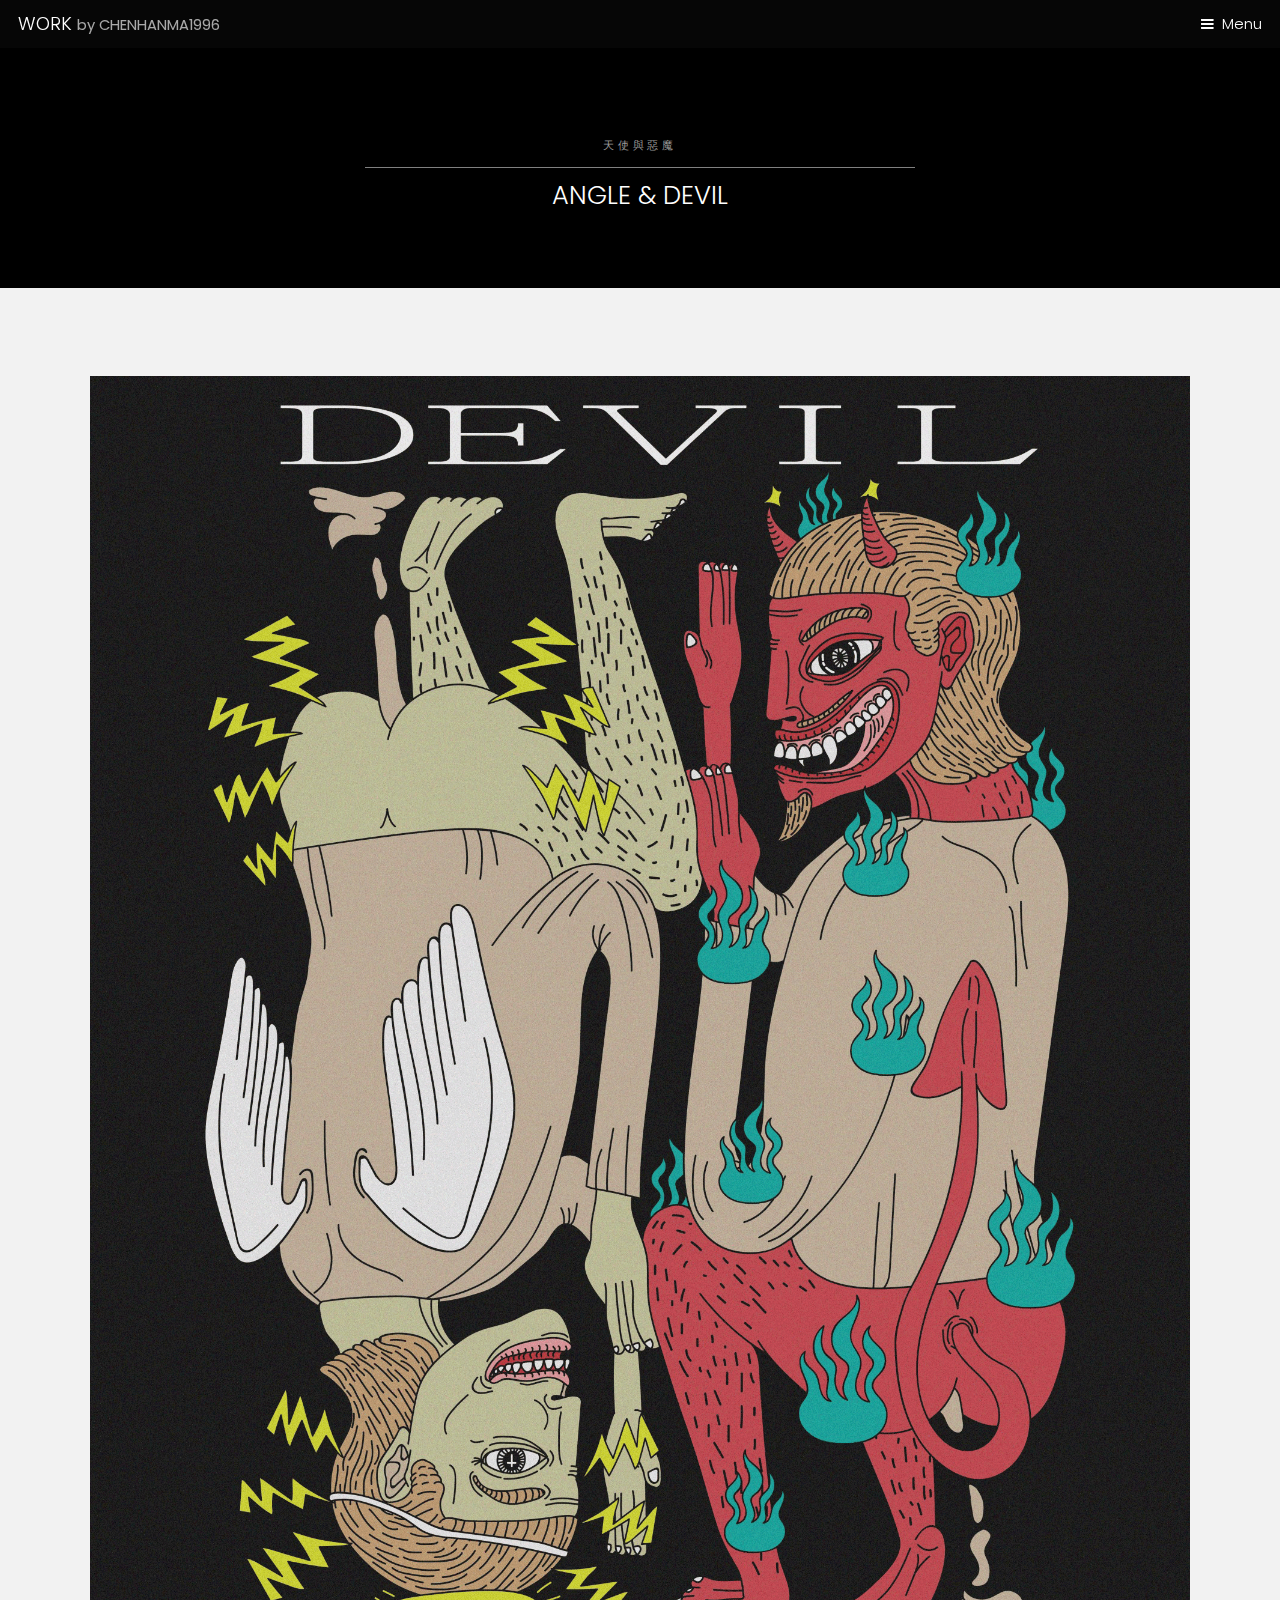
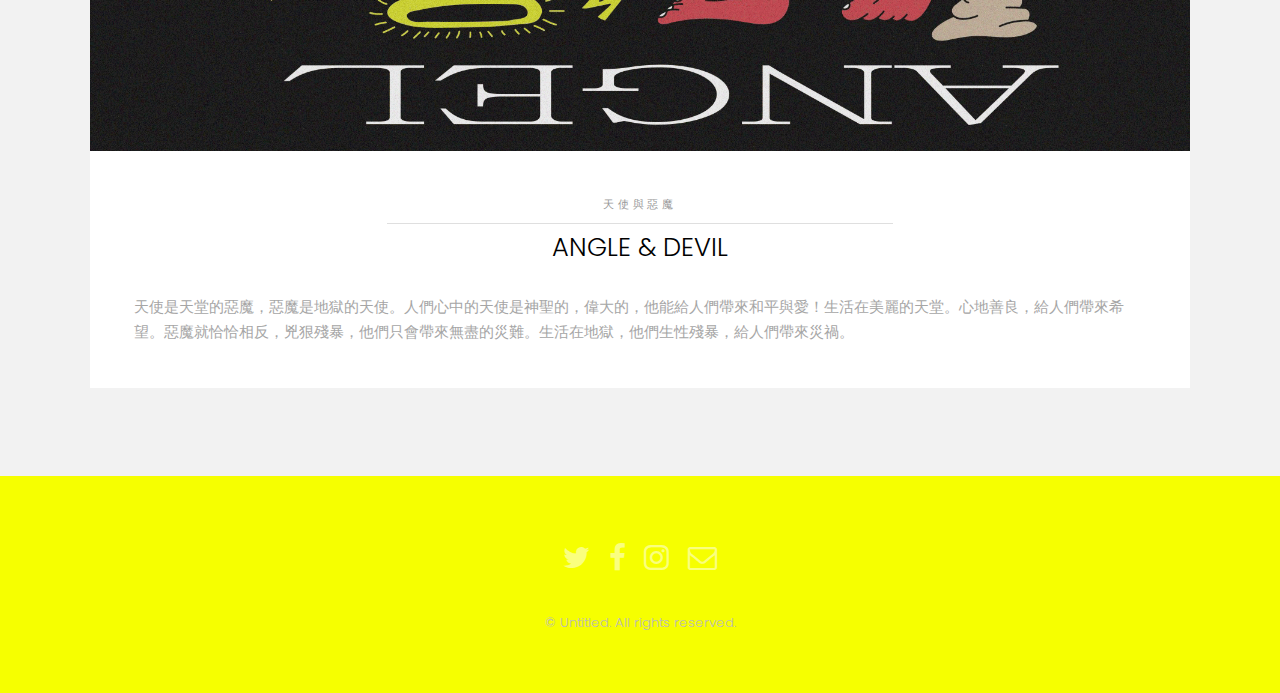
<file: generic.html>
<!DOCTYPE HTML>
<!--
	Hielo by TEMPLATED
	templated.co @templatedco
	Released for free under the Creative Commons Attribution 3.0 license (templated.co/license)
-->
<html>
	<head>
		<title>Hielo by TEMPLATED</title>
		<meta charset="utf-8" />
		<meta name="viewport" content="width=device-width, initial-scale=1" />
		<link rel="stylesheet" href="assets/css/main.css" />
	</head>
	<body class="subpage">

		<!-- Header -->
			<header id="header">
				<div class="logo"><a href="index.html">WORK <span>by CHENHANMA1996</span></a></div>
				<a href="#menu">Menu</a>
			</header>

		<!-- Nav -->
			<nav id="menu">
				<ul class="links">
					<li><a href="index.html">Home</a></li>
					<li><a href="generic.html">ANGLE & DEVIL</a></li>
					<li><a href="generic2.html">NO SMOKING AREA</a></li>
					<li><a href="generic3.html">MOUNTAIN CLIMBING</a></li>
					<li><a href="generic4.html">SMOKING MAN</a></li>
					<li><a href="generic5.html">INTO THE JUNGLE</a></li>
				</ul>
			</nav>

		<!-- One -->
			<section id="One" class="wrapper style3">
				<div class="inner">
					<header class="align-center">
						<p>天使與惡魔</p>
						<h2>ANGLE & DEVIL</h2>
					</header>
				</div>
			</section>

		<!-- Two -->
			<section id="two" class="wrapper style2">
				<div class="inner">
					<div class="box">
						<div class="image fit">
									<img src="images/3.png" alt="" />
								</div>
						<div class="content">
							<header class="align-center">
								<p>天使與惡魔</p>
								<h2>ANGLE & DEVIL</h2>
							</header>
							<p>天使是天堂的惡魔，惡魔是地獄的天使。人們心中的天使是神聖的，偉大的，他能給人們帶來和平與愛！生活在美麗的天堂。心地善良，給人們帶來希望。惡魔就恰恰相反，兇狠殘暴，他們只會帶來無盡的災難。生活在地獄，他們生性殘暴，給人們帶來災禍。</p>
						</div>
					</div>
				</div>
			</section>

		<!-- Footer -->
			<footer id="footer">
				<div class="container">
					<ul class="icons">
						<li><a href="#" class="icon fa-twitter"><span class="label">Twitter</span></a></li>
						<li><a href="#" class="icon fa-facebook"><span class="label">Facebook</span></a></li>
						<li><a href="#" class="icon fa-instagram"><span class="label">Instagram</span></a></li>
						<li><a href="#" class="icon fa-envelope-o"><span class="label">Email</span></a></li>
					</ul>
				</div>
				<div class="copyright">
					&copy; Untitled. All rights reserved.
				</div>
			</footer>

		<!-- Scripts -->
			<script src="assets/js/jquery.min.js"></script>
			<script src="assets/js/jquery.scrollex.min.js"></script>
			<script src="assets/js/skel.min.js"></script>
			<script src="assets/js/util.js"></script>
			<script src="assets/js/main.js"></script>

	</body>
</html>
</file>
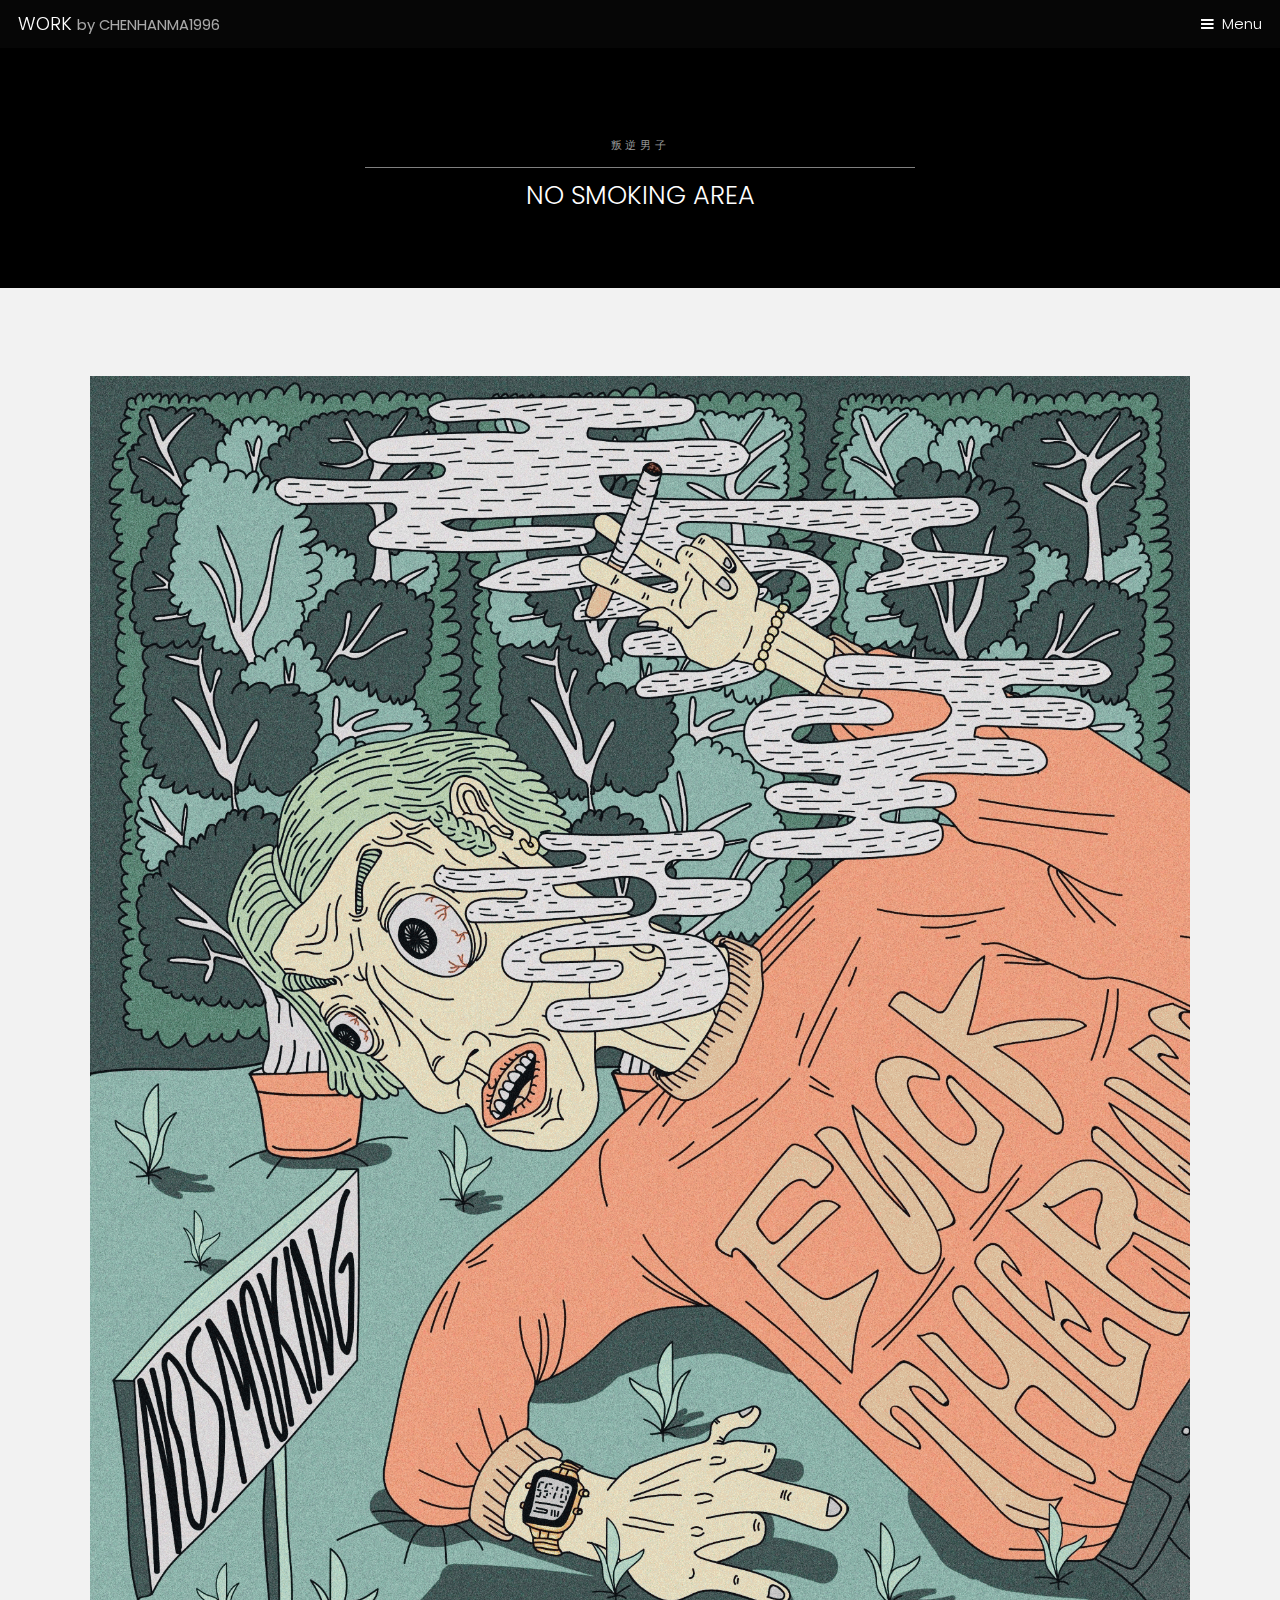
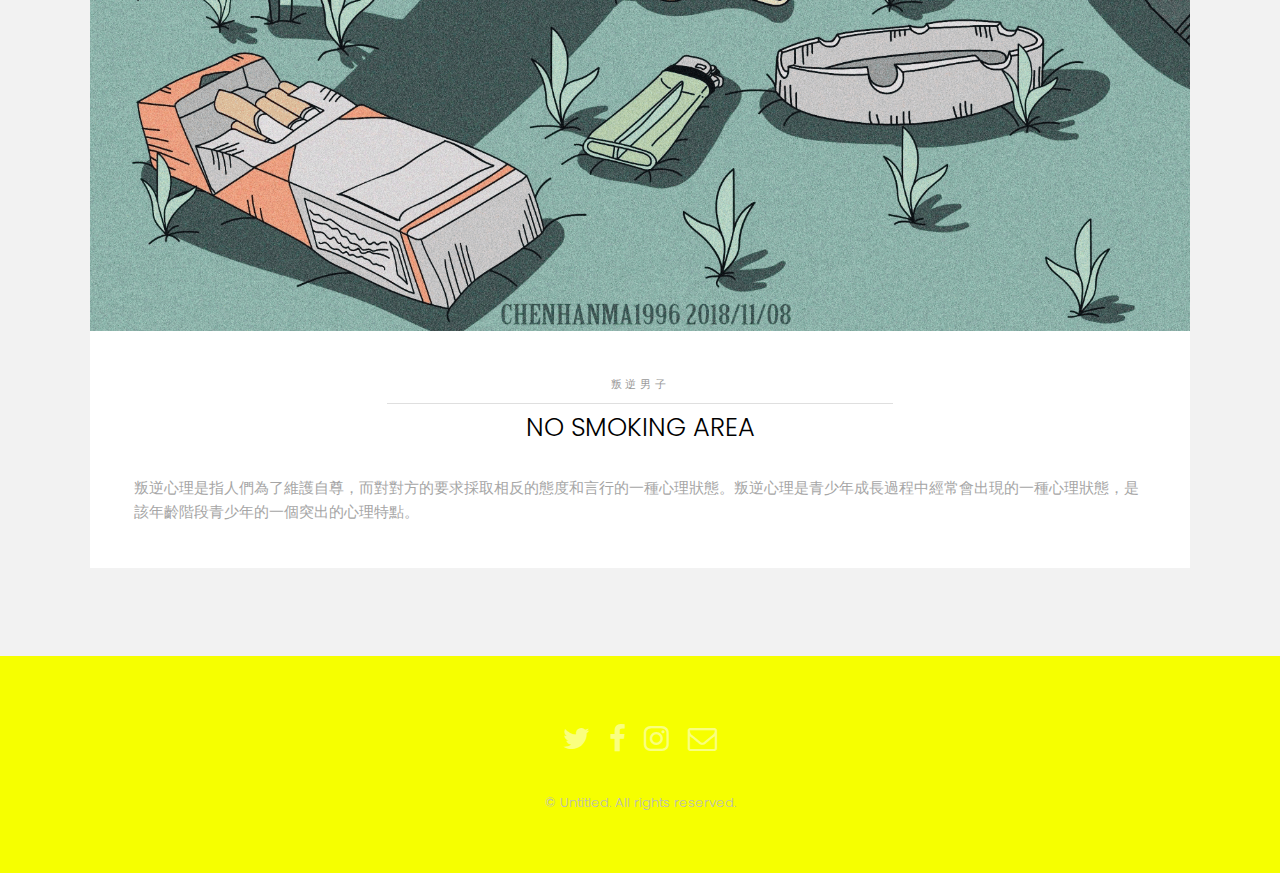
<file: generic2.html>
<!DOCTYPE HTML>
<!--
	Hielo by TEMPLATED
	templated.co @templatedco
	Released for free under the Creative Commons Attribution 3.0 license (templated.co/license)
-->
<html>
	<head>
		<title>Hielo by TEMPLATED</title>
		<meta charset="utf-8" />
		<meta name="viewport" content="width=device-width, initial-scale=1" />
		<link rel="stylesheet" href="assets/css/main.css" />
	</head>
	<body class="subpage">

		<!-- Header -->
			<header id="header">
				<div class="logo"><a href="index.html">WORK <span>by CHENHANMA1996</span></a></div>
				<a href="#menu">Menu</a>
			</header>

		<!-- Nav -->
			<nav id="menu">
				<ul class="links">
					<li><a href="index.html">Home</a></li>
					<li><a href="generic.html">ANGLE & DEVIL</a></li>
					<li><a href="generic2.html">NO SMOKING AREA</a></li>
					<li><a href="generic3.html">MOUNTAIN CLIMBING</a></li>
					<li><a href="generic4.html">SMOKING MAN</a></li>
					<li><a href="generic5.html">INTO THE JUNGLE</a></li>
				</ul>
			</nav>

		<!-- One -->
			<section id="One" class="wrapper style3">
				<div class="inner">
					<header class="align-center">
						<p>叛逆男子</p>
						<h2>NO SMOKING AREA</h2>
					</header>
				</div>
			</section>

		<!-- Two -->
			<section id="two" class="wrapper style2">
				<div class="inner">
					<div class="box">
						<div class="image fit">
									<img src="images/8.png" alt="" />
								</div>
						<div class="content">
							<header class="align-center">
								<p>叛逆男子</p>
								<h2>NO SMOKING AREA</h2>
							</header>
							<p>叛逆心理是指人們為了維護自尊，而對對方的要求採取相反的態度和言行的一種心理狀態。叛逆心理是青少年成長過程中經常會出現的一種心理狀態，是該年齡階段青少年的一個突出的心理特點。</p>
						</div>
					</div>
				</div>
			</section>

		<!-- Footer -->
			<footer id="footer">
				<div class="container">
					<ul class="icons">
						<li><a href="#" class="icon fa-twitter"><span class="label">Twitter</span></a></li>
						<li><a href="#" class="icon fa-facebook"><span class="label">Facebook</span></a></li>
						<li><a href="#" class="icon fa-instagram"><span class="label">Instagram</span></a></li>
						<li><a href="#" class="icon fa-envelope-o"><span class="label">Email</span></a></li>
					</ul>
				</div>
				<div class="copyright">
					&copy; Untitled. All rights reserved.
				</div>
			</footer>

		<!-- Scripts -->
			<script src="assets/js/jquery.min.js"></script>
			<script src="assets/js/jquery.scrollex.min.js"></script>
			<script src="assets/js/skel.min.js"></script>
			<script src="assets/js/util.js"></script>
			<script src="assets/js/main.js"></script>

	</body>
</html>
</file>
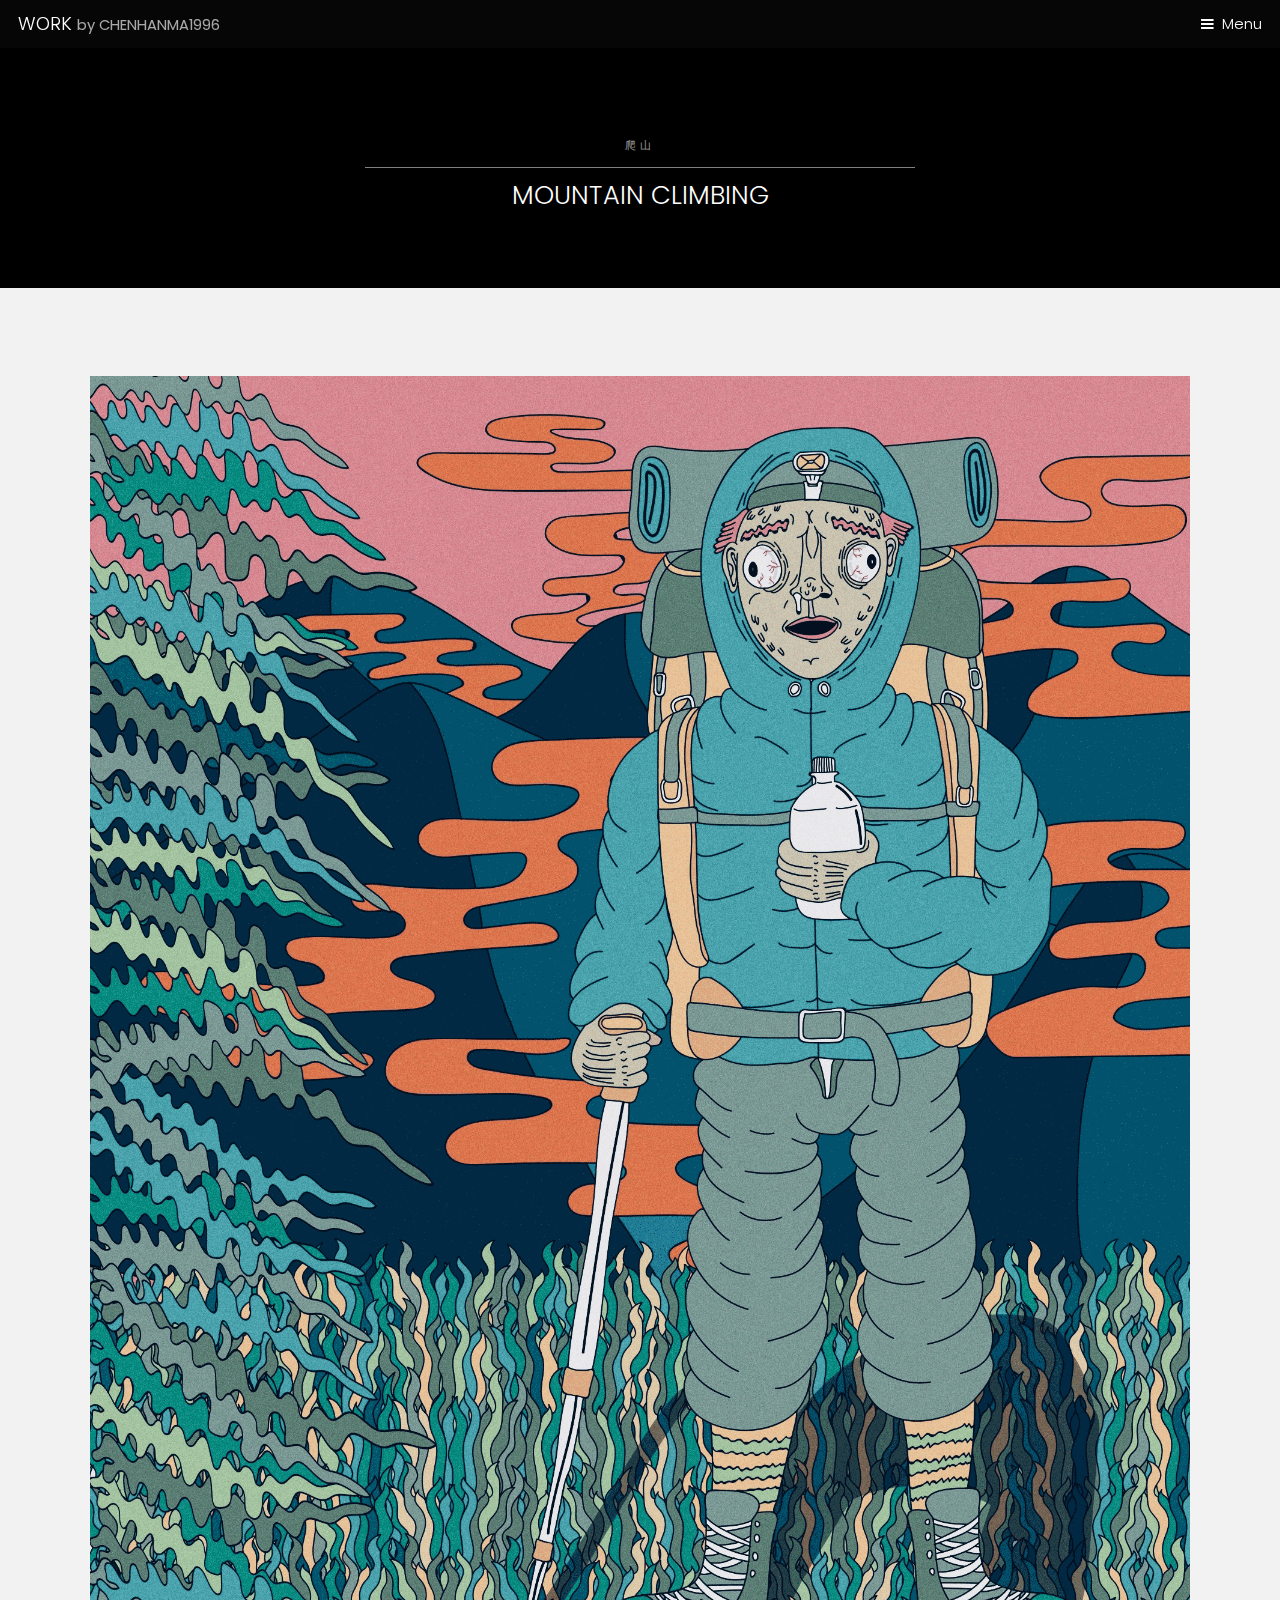
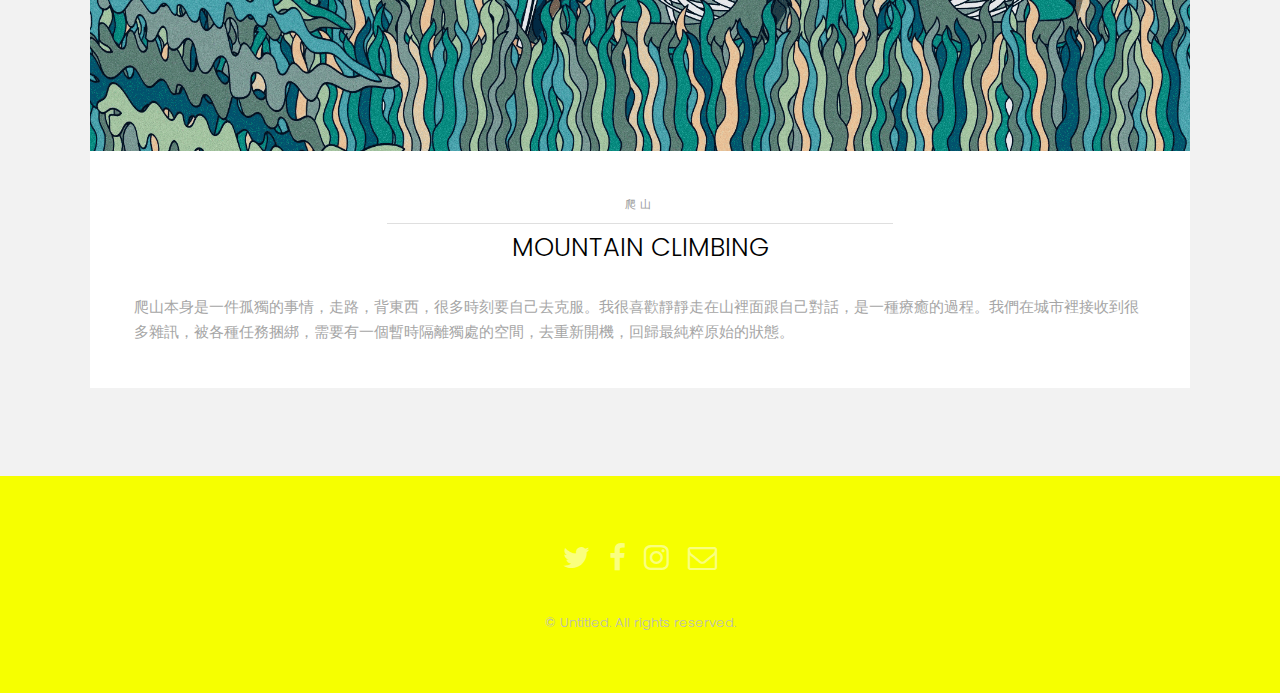
<file: generic3.html>
<!DOCTYPE HTML>
<!--
	Hielo by TEMPLATED
	templated.co @templatedco
	Released for free under the Creative Commons Attribution 3.0 license (templated.co/license)
-->
<html>
	<head>
		<title>Hielo by TEMPLATED</title>
		<meta charset="utf-8" />
		<meta name="viewport" content="width=device-width, initial-scale=1" />
		<link rel="stylesheet" href="assets/css/main.css" />
	</head>
	<body class="subpage">

		<!-- Header -->
			<header id="header">
				<div class="logo"><a href="index.html">WORK <span>by CHENHANMA1996</span></a></div>
				<a href="#menu">Menu</a>
			</header>

		<!-- Nav -->
			<nav id="menu">
				<ul class="links">
					<li><a href="index.html">Home</a></li>
					<li><a href="generic.html">ANGLE & DEVIL</a></li>
					<li><a href="generic2.html">NO SMOKING AREA</a></li>
					<li><a href="generic3.html">MOUNTAIN CLIMBING</a></li>
					<li><a href="generic4.html">SMOKING MAN</a></li>
					<li><a href="generic5.html">INTO THE JUNGLE</a></li>
				</ul>
			</nav>

		<!-- One -->
			<section id="One" class="wrapper style3">
				<div class="inner">
					<header class="align-center">
						<p>爬山</p>
						<h2>MOUNTAIN CLIMBING</h2>
					</header>
				</div>
			</section>

		<!-- Two -->
			<section id="two" class="wrapper style2">
				<div class="inner">
					<div class="box">
						<div class="image fit">
									<img src="images/4.png" alt="" />
								</div>
						<div class="content">
							<header class="align-center">
								<p>爬山</p>
								<h2>MOUNTAIN CLIMBING</h2>
							</header>
							<p>爬山本身是一件孤獨的事情，走路，背東西，很多時刻要自己去克服。我很喜歡靜靜走在山裡面跟自己對話，是一種療癒的過程。我們在城市裡接收到很多雜訊，被各種任務捆綁，需要有一個暫時隔離獨處的空間，去重新開機，回歸最純粹原始的狀態。</p>
						</div>
					</div>
				</div>
			</section>

		<!-- Footer -->
			<footer id="footer">
				<div class="container">
					<ul class="icons">
						<li><a href="#" class="icon fa-twitter"><span class="label">Twitter</span></a></li>
						<li><a href="#" class="icon fa-facebook"><span class="label">Facebook</span></a></li>
						<li><a href="#" class="icon fa-instagram"><span class="label">Instagram</span></a></li>
						<li><a href="#" class="icon fa-envelope-o"><span class="label">Email</span></a></li>
					</ul>
				</div>
				<div class="copyright">
					&copy; Untitled. All rights reserved.
				</div>
			</footer>

		<!-- Scripts -->
			<script src="assets/js/jquery.min.js"></script>
			<script src="assets/js/jquery.scrollex.min.js"></script>
			<script src="assets/js/skel.min.js"></script>
			<script src="assets/js/util.js"></script>
			<script src="assets/js/main.js"></script>

	</body>
</html>
</file>
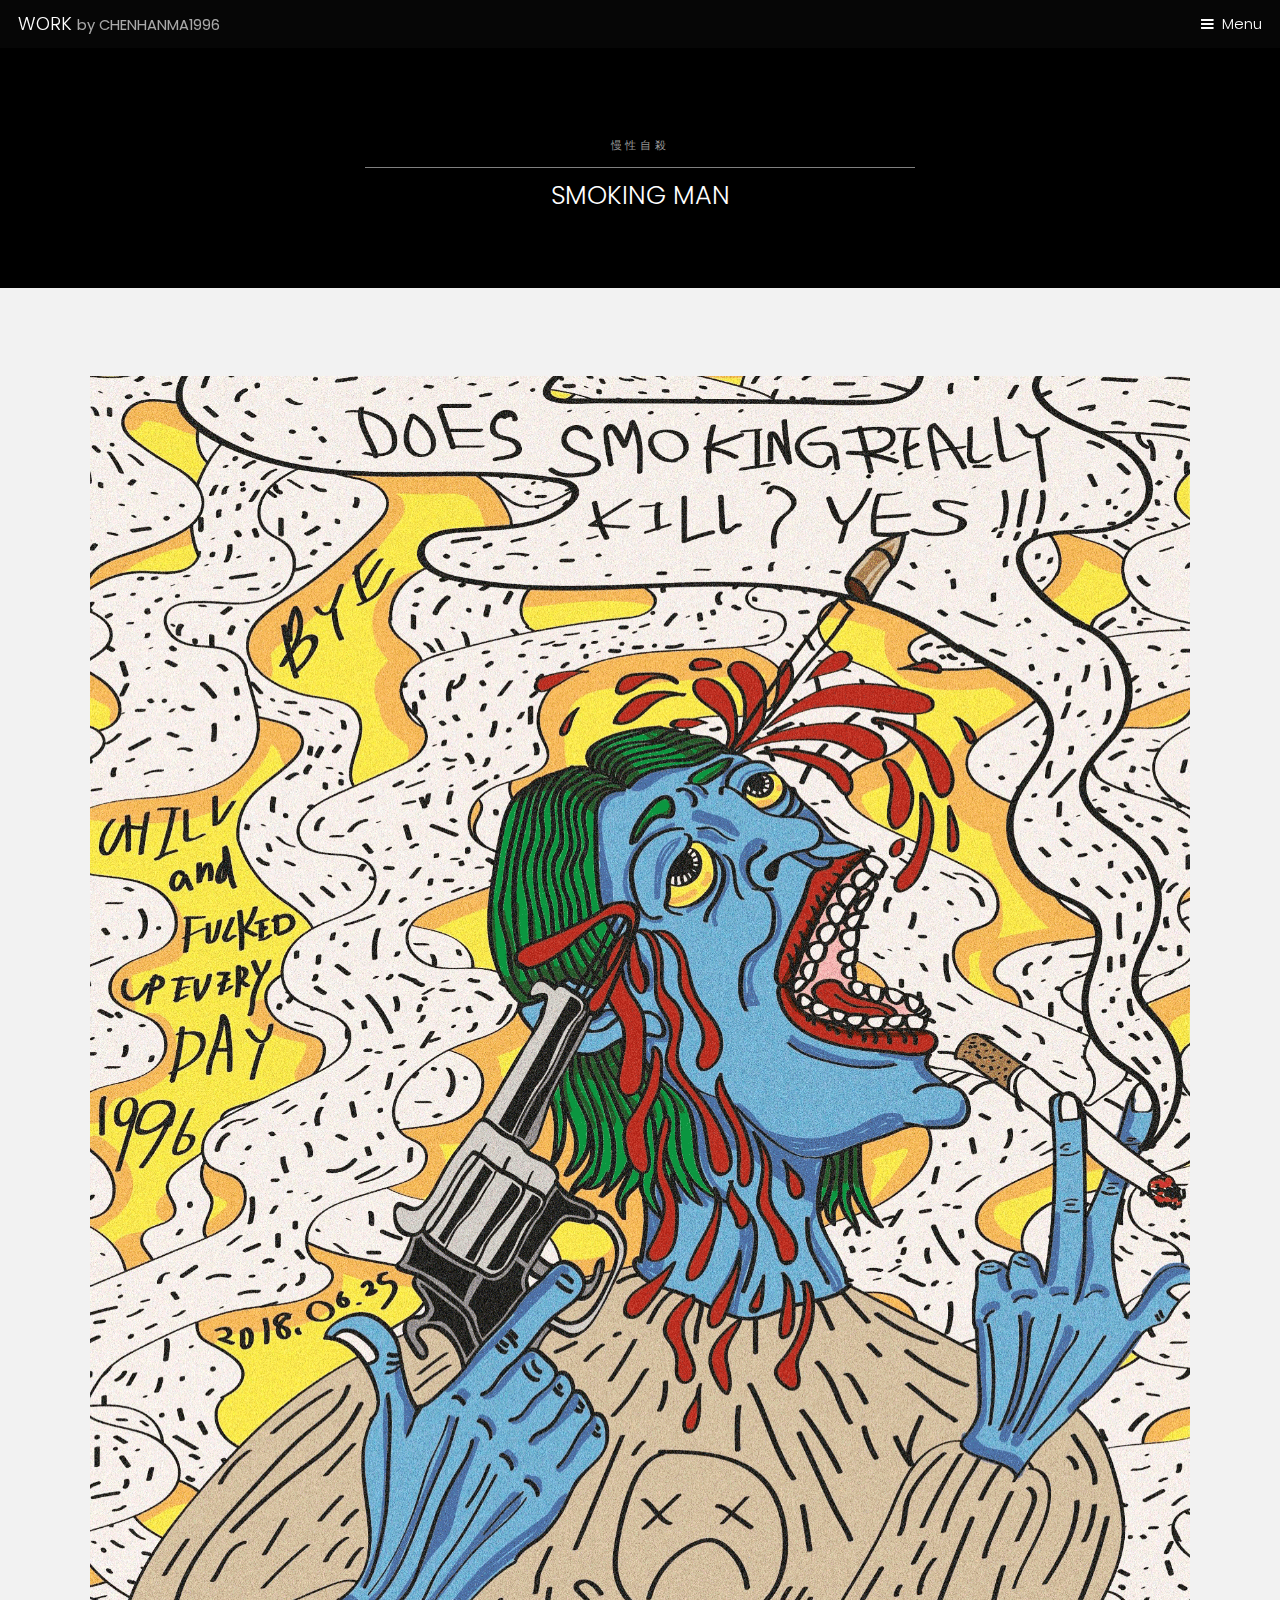
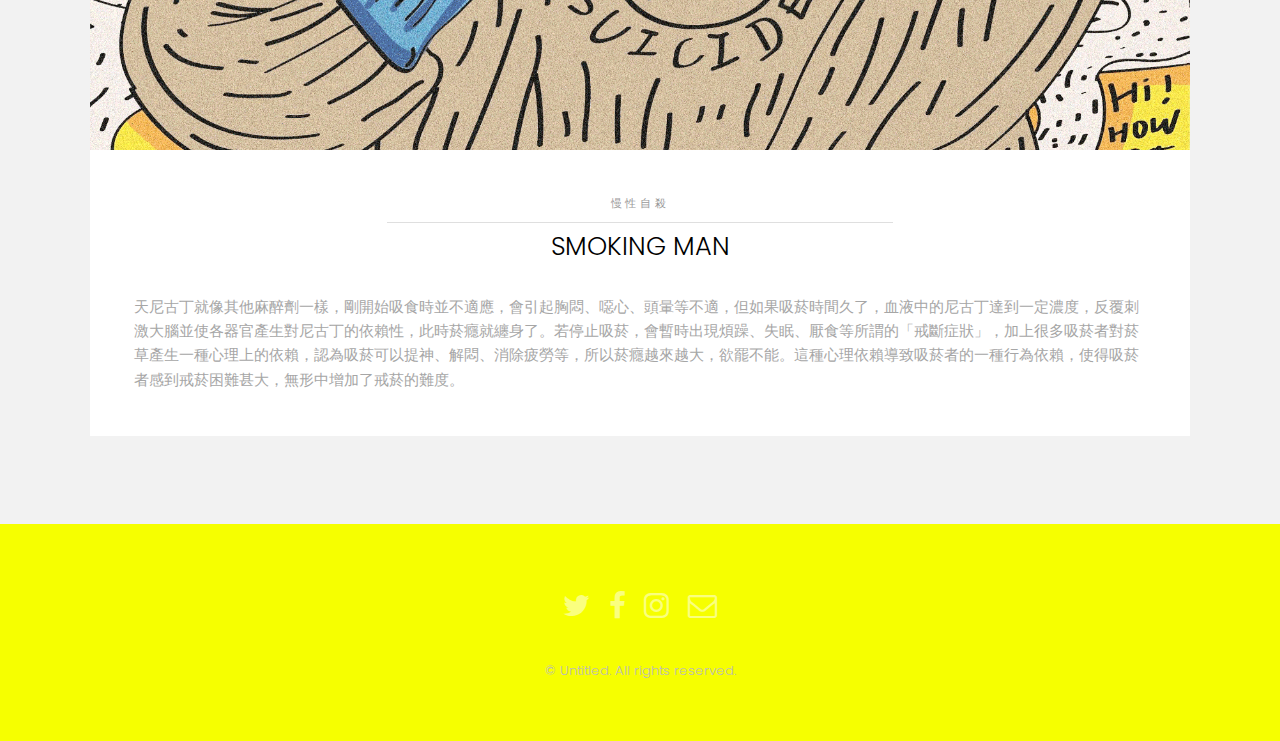
<file: generic4.html>
<!DOCTYPE HTML>
<!--
	Hielo by TEMPLATED
	templated.co @templatedco
	Released for free under the Creative Commons Attribution 3.0 license (templated.co/license)
-->
<html>
	<head>
		<title>Hielo by TEMPLATED</title>
		<meta charset="utf-8" />
		<meta name="viewport" content="width=device-width, initial-scale=1" />
		<link rel="stylesheet" href="assets/css/main.css" />
	</head>
	<body class="subpage">

		<!-- Header -->
			<header id="header">
				<div class="logo"><a href="index.html">WORK <span>by CHENHANMA1996</span></a></div>
				<a href="#menu">Menu</a>
			</header>

		<!-- Nav -->
			<nav id="menu">
				<ul class="links">
					<li><a href="index.html">Home</a></li>
					<li><a href="generic.html">ANGLE & DEVIL</a></li>
					<li><a href="generic2.html">NO SMOKING AREA</a></li>
					<li><a href="generic3.html">MOUNTAIN CLIMBING</a></li>
					<li><a href="generic4.html">SMOKING MAN</a></li>
					<li><a href="generic5.html">INTO THE JUNGLE</a></li>
				</ul>
			</nav>

		<!-- One -->
			<section id="One" class="wrapper style3">
				<div class="inner">
					<header class="align-center">
						<p>慢性自殺</p>
						<h2>SMOKING MAN</h2>
					</header>
				</div>
			</section>

		<!-- Two -->
			<section id="two" class="wrapper style2">
				<div class="inner">
					<div class="box">
						<div class="image fit">
									<img src="images/13.png" alt="" />
								</div>
						<div class="content">
							<header class="align-center">
								<p>慢性自殺</p>
								<h2>SMOKING MAN</h2>
							</header>
							<p>天尼古丁就像其他麻醉劑一樣，剛開始吸食時並不適應，會引起胸悶、噁心、頭暈等不適，但如果吸菸時間久了，血液中的尼古丁達到一定濃度，反覆刺激大腦並使各器官產生對尼古丁的依賴性，此時菸癮就纏身了。若停止吸菸，會暫時出現煩躁、失眠、厭食等所謂的「戒斷症狀」，加上很多吸菸者對菸草產生一種心理上的依賴，認為吸菸可以提神、解悶、消除疲勞等，所以菸癮越來越大，欲罷不能。這種心理依賴導致吸菸者的一種行為依賴，使得吸菸者感到戒菸困難甚大，無形中增加了戒菸的難度。</p>
						</div>
					</div>
				</div>
			</section>

		<!-- Footer -->
			<footer id="footer">
				<div class="container">
					<ul class="icons">
						<li><a href="#" class="icon fa-twitter"><span class="label">Twitter</span></a></li>
						<li><a href="#" class="icon fa-facebook"><span class="label">Facebook</span></a></li>
						<li><a href="#" class="icon fa-instagram"><span class="label">Instagram</span></a></li>
						<li><a href="#" class="icon fa-envelope-o"><span class="label">Email</span></a></li>
					</ul>
				</div>
				<div class="copyright">
					&copy; Untitled. All rights reserved.
				</div>
			</footer>

		<!-- Scripts -->
			<script src="assets/js/jquery.min.js"></script>
			<script src="assets/js/jquery.scrollex.min.js"></script>
			<script src="assets/js/skel.min.js"></script>
			<script src="assets/js/util.js"></script>
			<script src="assets/js/main.js"></script>

	</body>
</html>
</file>
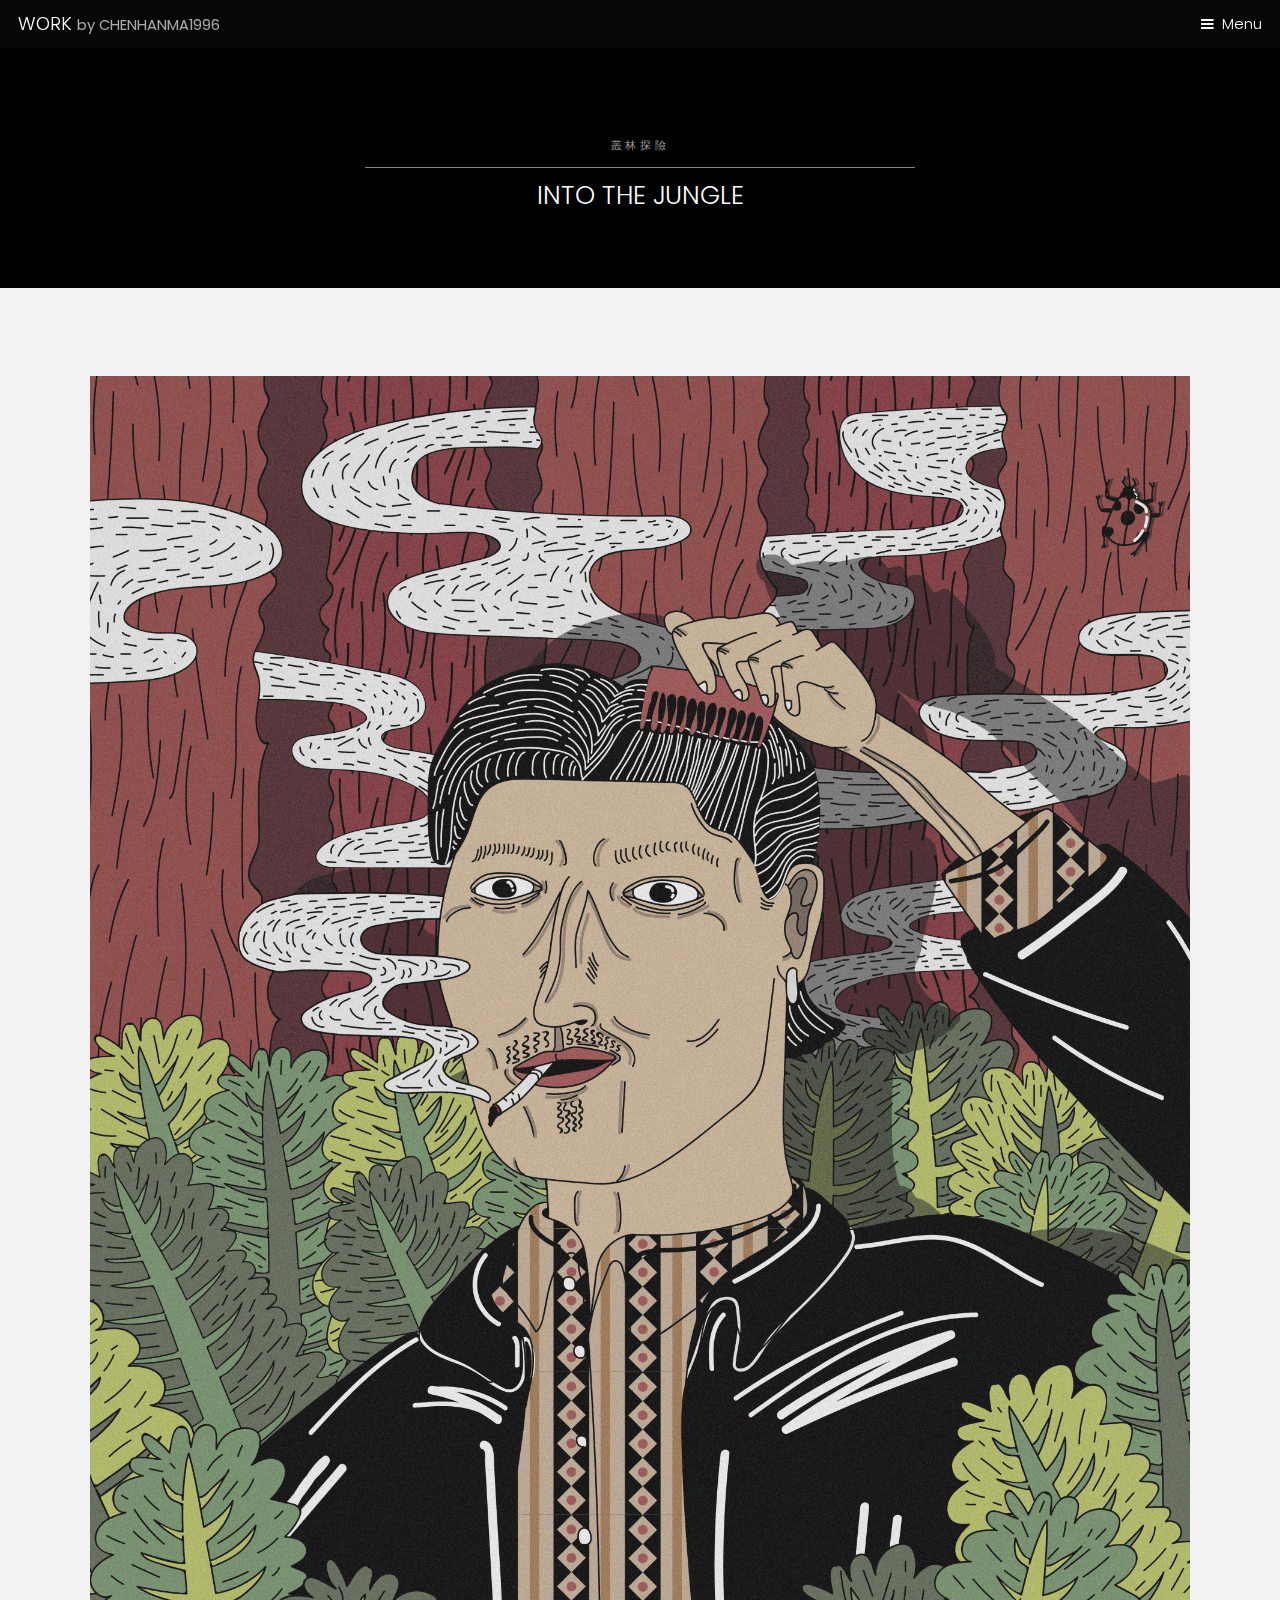
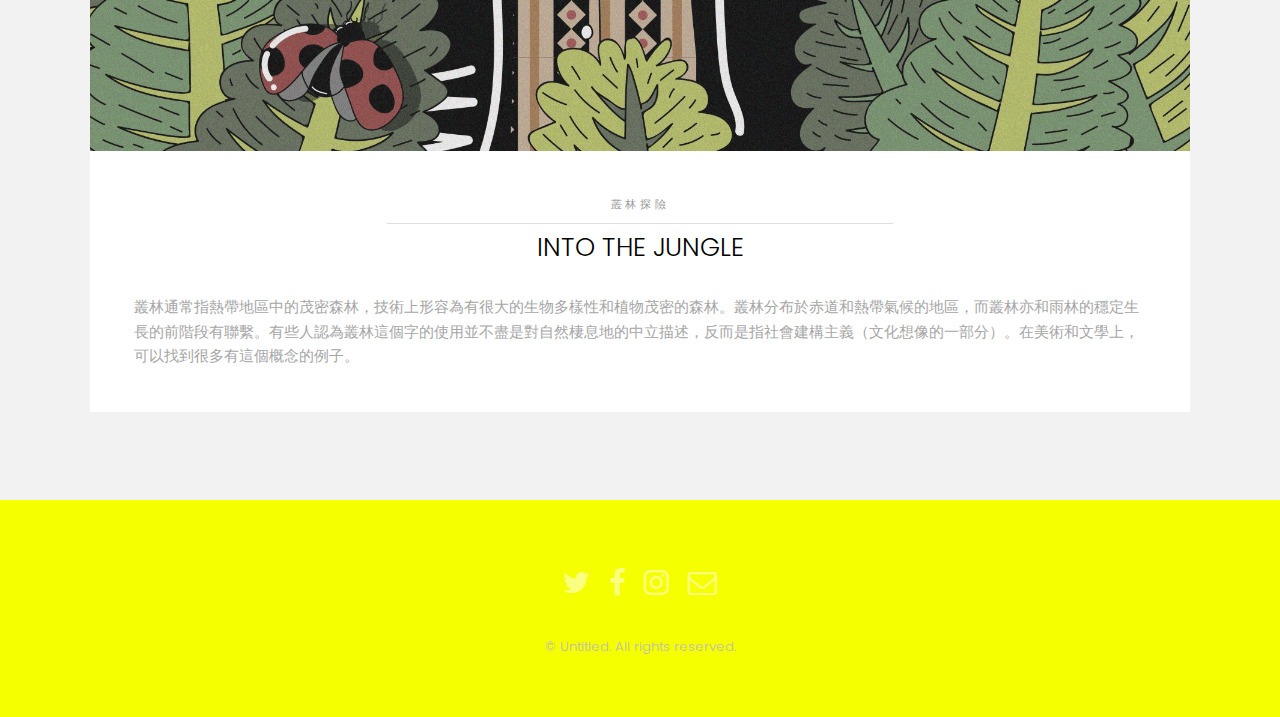
<file: generic5.html>
<!DOCTYPE HTML>
<!--
	Hielo by TEMPLATED
	templated.co @templatedco
	Released for free under the Creative Commons Attribution 3.0 license (templated.co/license)
-->
<html>
	<head>
		<title>Hielo by TEMPLATED</title>
		<meta charset="utf-8" />
		<meta name="viewport" content="width=device-width, initial-scale=1" />
		<link rel="stylesheet" href="assets/css/main.css" />
	</head>
	<body class="subpage">

		<!-- Header -->
			<header id="header">
				<div class="logo"><a href="index.html">WORK <span>by CHENHANMA1996</span></a></div>
				<a href="#menu">Menu</a>
			</header>

		<!-- Nav -->
			<nav id="menu">
				<ul class="links">
					<li><a href="index.html">Home</a></li>
					<li><a href="generic.html">ANGLE & DEVIL</a></li>
					<li><a href="generic2.html">NO SMOKING AREA</a></li>
					<li><a href="generic3.html">MOUNTAIN CLIMBING</a></li>
					<li><a href="generic4.html">SMOKING MAN</a></li>
					<li><a href="generic5.html">INTO THE JUNGLE</a></li>
				</ul>
			</nav>

		<!-- One -->
			<section id="One" class="wrapper style3">
				<div class="inner">
					<header class="align-center">
						<p>叢林探險</p>
						<h2>INTO THE JUNGLE</h2>
					</header>
				</div>
			</section>

		<!-- Two -->
			<section id="two" class="wrapper style2">
				<div class="inner">
					<div class="box">
						<div class="image fit">
									<img src="images/12.png" alt="" />
								</div>
						<div class="content">
							<header class="align-center">
								<p>叢林探險</p>
								<h2>INTO THE JUNGLE</h2>
							</header>
							<p>叢林通常指熱帶地區中的茂密森林，技術上形容為有很大的生物多樣性和植物茂密的森林。叢林分布於赤道和熱帶氣候的地區，而叢林亦和雨林的穩定生長的前階段有聯繫。有些人認為叢林這個字的使用並不盡是對自然棲息地的中立描述，反而是指社會建構主義（文化想像的一部分）。在美術和文學上，可以找到很多有這個概念的例子。</p>
						</div>
					</div>
				</div>
			</section>

		<!-- Footer -->
			<footer id="footer">
				<div class="container">
					<ul class="icons">
						<li><a href="#" class="icon fa-twitter"><span class="label">Twitter</span></a></li>
						<li><a href="#" class="icon fa-facebook"><span class="label">Facebook</span></a></li>
						<li><a href="#" class="icon fa-instagram"><span class="label">Instagram</span></a></li>
						<li><a href="#" class="icon fa-envelope-o"><span class="label">Email</span></a></li>
					</ul>
				</div>
				<div class="copyright">
					&copy; Untitled. All rights reserved.
				</div>
			</footer>

		<!-- Scripts -->
			<script src="assets/js/jquery.min.js"></script>
			<script src="assets/js/jquery.scrollex.min.js"></script>
			<script src="assets/js/skel.min.js"></script>
			<script src="assets/js/util.js"></script>
			<script src="assets/js/main.js"></script>

	</body>
</html>
</file>
<file: assets/css/main.css>
@charset "UTF-8";
@import url(font-awesome.min.css);
@import url("https://fonts.googleapis.com/css?family=Poppins:300,400,500,600,700");

/*
	Hielo by TEMPLATED
	templated.co @templatedco
	Released for free under the Creative Commons Attribution 3.0 license (templated.co/license)
*/

/* Reset */

	html, body, div, span, applet, object, iframe, h1, h2, h3, h4, h5, h6, p, blockquote, pre, a, abbr, acronym, address, big, cite, code, del, dfn, em, img, ins, kbd, q, s, samp, small, strike, strong, sub, sup, tt, var, b, u, i, center, dl, dt, dd, ol, ul, li, fieldset, form, label, legend, table, caption, tbody, tfoot, thead, tr, th, td, article, aside, canvas, details, embed, figure, figcaption, footer, header, hgroup, menu, nav, output, ruby, section, summary, time, mark, audio, video {
		margin: 0;
		padding: 0;
		border: 0;
		font-size: 100%;
		font: inherit;
		vertical-align: baseline;
	}

	article, aside, details, figcaption, figure, footer, header, hgroup, menu, nav, section {
		display: block;
	}

	body {
		line-height: 1;
	}

	ol, ul {
		list-style: none;
	}

	blockquote, q {
		quotes: none;
	}

	blockquote:before, blockquote:after, q:before, q:after {
		content: '';
		content: none;
	}

	table {
		border-collapse: collapse;
		border-spacing: 0;
	}

	body {
		-webkit-text-size-adjust: none;
	}

/* Box Model */

	*, *:before, *:after {
		-moz-box-sizing: border-box;
		-webkit-box-sizing: border-box;
		box-sizing: border-box;
	}

/* Containers */

	.container {
		margin-left: auto;
		margin-right: auto;
	}

	.container.\31 25\25 {
		width: 100%;
		max-width: 100rem;
		min-width: 80rem;
	}

	.container.\37 5\25 {
		width: 60rem;
	}

	.container.\35 0\25 {
		width: 40rem;
	}

	.container.\32 5\25 {
		width: 20rem;
	}

	.container {
		width: 80rem;
	}

	@media screen and (max-width: 1680px) {

		.container.\31 25\25 {
			width: 100%;
			max-width: 100rem;
			min-width: 80rem;
		}

		.container.\37 5\25 {
			width: 60rem;
		}

		.container.\35 0\25 {
			width: 40rem;
		}

		.container.\32 5\25 {
			width: 20rem;
		}

		.container {
			width: 80rem;
		}

	}

	@media screen and (max-width: 1280px) {

		.container.\31 25\25 {
			width: 100%;
			max-width: 81.25rem;
			min-width: 65rem;
		}

		.container.\37 5\25 {
			width: 48.75rem;
		}

		.container.\35 0\25 {
			width: 32.5rem;
		}

		.container.\32 5\25 {
			width: 16.25rem;
		}

		.container {
			width: 65rem;
		}

	}

	@media screen and (max-width: 980px) {

		.container.\31 25\25 {
			width: 100%;
			max-width: 112.5%;
			min-width: 90%;
		}

		.container.\37 5\25 {
			width: 67.5%;
		}

		.container.\35 0\25 {
			width: 45%;
		}

		.container.\32 5\25 {
			width: 22.5%;
		}

		.container {
			width: 90%;
		}

	}

	@media screen and (max-width: 736px) {

		.container.\31 25\25 {
			width: 100%;
			max-width: 112.5%;
			min-width: 90%;
		}

		.container.\37 5\25 {
			width: 67.5%;
		}

		.container.\35 0\25 {
			width: 45%;
		}

		.container.\32 5\25 {
			width: 22.5%;
		}

		.container {
			width: 90% !important;
		}

	}

	@media screen and (max-width: 480px) {

		.container.\31 25\25 {
			width: 100%;
			max-width: 112.5%;
			min-width: 90%;
		}

		.container.\37 5\25 {
			width: 67.5%;
		}

		.container.\35 0\25 {
			width: 45%;
		}

		.container.\32 5\25 {
			width: 22.5%;
		}

		.container {
			width: 90% !important;
		}

	}

/* Grid */

	.row {
		border-bottom: solid 1px transparent;
		-moz-box-sizing: border-box;
		-webkit-box-sizing: border-box;
		box-sizing: border-box;
	}

	.row > * {
		float: left;
		-moz-box-sizing: border-box;
		-webkit-box-sizing: border-box;
		box-sizing: border-box;
	}

	.row:after, .row:before {
		content: '';
		display: block;
		clear: both;
		height: 0;
	}

	.row.uniform > * > :first-child {
		margin-top: 0;
	}

	.row.uniform > * > :last-child {
		margin-bottom: 0;
	}

	.row.\30 \25 > * {
		padding: 0 0 0 0rem;
	}

	.row.\30 \25 {
		margin: 0 0 -1px 0rem;
	}

	.row.uniform.\30 \25 > * {
		padding: 0rem 0 0 0rem;
	}

	.row.uniform.\30 \25 {
		margin: 0rem 0 -1px 0rem;
	}

	.row > * {
		padding: 0 0 0 2rem;
	}

	.row {
		margin: 0 0 -1px -2rem;
	}

	.row.uniform > * {
		padding: 2rem 0 0 2rem;
	}

	.row.uniform {
		margin: -2rem 0 -1px -2rem;
	}

	.row.\32 00\25 > * {
		padding: 0 0 0 4rem;
	}

	.row.\32 00\25 {
		margin: 0 0 -1px -4rem;
	}

	.row.uniform.\32 00\25 > * {
		padding: 4rem 0 0 4rem;
	}

	.row.uniform.\32 00\25 {
		margin: -4rem 0 -1px -4rem;
	}

	.row.\31 50\25 > * {
		padding: 0 0 0 3rem;
	}

	.row.\31 50\25 {
		margin: 0 0 -1px -3rem;
	}

	.row.uniform.\31 50\25 > * {
		padding: 3rem 0 0 3rem;
	}

	.row.uniform.\31 50\25 {
		margin: -3rem 0 -1px -3rem;
	}

	.row.\35 0\25 > * {
		padding: 0 0 0 1rem;
	}

	.row.\35 0\25 {
		margin: 0 0 -1px -1rem;
	}

	.row.uniform.\35 0\25 > * {
		padding: 1rem 0 0 1rem;
	}

	.row.uniform.\35 0\25 {
		margin: -1rem 0 -1px -1rem;
	}

	.row.\32 5\25 > * {
		padding: 0 0 0 0.5rem;
	}

	.row.\32 5\25 {
		margin: 0 0 -1px -0.5rem;
	}

	.row.uniform.\32 5\25 > * {
		padding: 0.5rem 0 0 0.5rem;
	}

	.row.uniform.\32 5\25 {
		margin: -0.5rem 0 -1px -0.5rem;
	}

	.\31 2u, .\31 2u\24 {
		width: 100%;
		clear: none;
		margin-left: 0;
	}

	.\31 1u, .\31 1u\24 {
		width: 91.6666666667%;
		clear: none;
		margin-left: 0;
	}

	.\31 0u, .\31 0u\24 {
		width: 83.3333333333%;
		clear: none;
		margin-left: 0;
	}

	.\39 u, .\39 u\24 {
		width: 75%;
		clear: none;
		margin-left: 0;
	}

	.\38 u, .\38 u\24 {
		width: 66.6666666667%;
		clear: none;
		margin-left: 0;
	}

	.\37 u, .\37 u\24 {
		width: 58.3333333333%;
		clear: none;
		margin-left: 0;
	}

	.\36 u, .\36 u\24 {
		width: 50%;
		clear: none;
		margin-left: 0;
	}

	.\35 u, .\35 u\24 {
		width: 41.6666666667%;
		clear: none;
		margin-left: 0;
	}

	.\34 u, .\34 u\24 {
		width: 33.3333333333%;
		clear: none;
		margin-left: 0;
	}

	.\33 u, .\33 u\24 {
		width: 25%;
		clear: none;
		margin-left: 0;
	}

	.\32 u, .\32 u\24 {
		width: 16.6666666667%;
		clear: none;
		margin-left: 0;
	}

	.\31 u, .\31 u\24 {
		width: 8.3333333333%;
		clear: none;
		margin-left: 0;
	}

	.\31 2u\24 + *,
	.\31 1u\24 + *,
	.\31 0u\24 + *,
	.\39 u\24 + *,
	.\38 u\24 + *,
	.\37 u\24 + *,
	.\36 u\24 + *,
	.\35 u\24 + *,
	.\34 u\24 + *,
	.\33 u\24 + *,
	.\32 u\24 + *,
	.\31 u\24 + * {
		clear: left;
	}

	.\-11u {
		margin-left: 91.66667%;
	}

	.\-10u {
		margin-left: 83.33333%;
	}

	.\-9u {
		margin-left: 75%;
	}

	.\-8u {
		margin-left: 66.66667%;
	}

	.\-7u {
		margin-left: 58.33333%;
	}

	.\-6u {
		margin-left: 50%;
	}

	.\-5u {
		margin-left: 41.66667%;
	}

	.\-4u {
		margin-left: 33.33333%;
	}

	.\-3u {
		margin-left: 25%;
	}

	.\-2u {
		margin-left: 16.66667%;
	}

	.\-1u {
		margin-left: 8.33333%;
	}

	@media screen and (max-width: 1680px) {

		.row > * {
			padding: 0 0 0 2rem;
		}

		.row {
			margin: 0 0 -1px -2rem;
		}

		.row.uniform > * {
			padding: 2rem 0 0 2rem;
		}

		.row.uniform {
			margin: -2rem 0 -1px -2rem;
		}

		.row.\32 00\25 > * {
			padding: 0 0 0 4rem;
		}

		.row.\32 00\25 {
			margin: 0 0 -1px -4rem;
		}

		.row.uniform.\32 00\25 > * {
			padding: 4rem 0 0 4rem;
		}

		.row.uniform.\32 00\25 {
			margin: -4rem 0 -1px -4rem;
		}

		.row.\31 50\25 > * {
			padding: 0 0 0 3rem;
		}

		.row.\31 50\25 {
			margin: 0 0 -1px -3rem;
		}

		.row.uniform.\31 50\25 > * {
			padding: 3rem 0 0 3rem;
		}

		.row.uniform.\31 50\25 {
			margin: -3rem 0 -1px -3rem;
		}

		.row.\35 0\25 > * {
			padding: 0 0 0 1rem;
		}

		.row.\35 0\25 {
			margin: 0 0 -1px -1rem;
		}

		.row.uniform.\35 0\25 > * {
			padding: 1rem 0 0 1rem;
		}

		.row.uniform.\35 0\25 {
			margin: -1rem 0 -1px -1rem;
		}

		.row.\32 5\25 > * {
			padding: 0 0 0 0.5rem;
		}

		.row.\32 5\25 {
			margin: 0 0 -1px -0.5rem;
		}

		.row.uniform.\32 5\25 > * {
			padding: 0.5rem 0 0 0.5rem;
		}

		.row.uniform.\32 5\25 {
			margin: -0.5rem 0 -1px -0.5rem;
		}

		.\31 2u\28xlarge\29, .\31 2u\24\28xlarge\29 {
			width: 100%;
			clear: none;
			margin-left: 0;
		}

		.\31 1u\28xlarge\29, .\31 1u\24\28xlarge\29 {
			width: 91.6666666667%;
			clear: none;
			margin-left: 0;
		}

		.\31 0u\28xlarge\29, .\31 0u\24\28xlarge\29 {
			width: 83.3333333333%;
			clear: none;
			margin-left: 0;
		}

		.\39 u\28xlarge\29, .\39 u\24\28xlarge\29 {
			width: 75%;
			clear: none;
			margin-left: 0;
		}

		.\38 u\28xlarge\29, .\38 u\24\28xlarge\29 {
			width: 66.6666666667%;
			clear: none;
			margin-left: 0;
		}

		.\37 u\28xlarge\29, .\37 u\24\28xlarge\29 {
			width: 58.3333333333%;
			clear: none;
			margin-left: 0;
		}

		.\36 u\28xlarge\29, .\36 u\24\28xlarge\29 {
			width: 50%;
			clear: none;
			margin-left: 0;
		}

		.\35 u\28xlarge\29, .\35 u\24\28xlarge\29 {
			width: 41.6666666667%;
			clear: none;
			margin-left: 0;
		}

		.\34 u\28xlarge\29, .\34 u\24\28xlarge\29 {
			width: 33.3333333333%;
			clear: none;
			margin-left: 0;
		}

		.\33 u\28xlarge\29, .\33 u\24\28xlarge\29 {
			width: 25%;
			clear: none;
			margin-left: 0;
		}

		.\32 u\28xlarge\29, .\32 u\24\28xlarge\29 {
			width: 16.6666666667%;
			clear: none;
			margin-left: 0;
		}

		.\31 u\28xlarge\29, .\31 u\24\28xlarge\29 {
			width: 8.3333333333%;
			clear: none;
			margin-left: 0;
		}

		.\31 2u\24\28xlarge\29 + *,
		.\31 1u\24\28xlarge\29 + *,
		.\31 0u\24\28xlarge\29 + *,
		.\39 u\24\28xlarge\29 + *,
		.\38 u\24\28xlarge\29 + *,
		.\37 u\24\28xlarge\29 + *,
		.\36 u\24\28xlarge\29 + *,
		.\35 u\24\28xlarge\29 + *,
		.\34 u\24\28xlarge\29 + *,
		.\33 u\24\28xlarge\29 + *,
		.\32 u\24\28xlarge\29 + *,
		.\31 u\24\28xlarge\29 + * {
			clear: left;
		}

		.\-11u\28xlarge\29 {
			margin-left: 91.66667%;
		}

		.\-10u\28xlarge\29 {
			margin-left: 83.33333%;
		}

		.\-9u\28xlarge\29 {
			margin-left: 75%;
		}

		.\-8u\28xlarge\29 {
			margin-left: 66.66667%;
		}

		.\-7u\28xlarge\29 {
			margin-left: 58.33333%;
		}

		.\-6u\28xlarge\29 {
			margin-left: 50%;
		}

		.\-5u\28xlarge\29 {
			margin-left: 41.66667%;
		}

		.\-4u\28xlarge\29 {
			margin-left: 33.33333%;
		}

		.\-3u\28xlarge\29 {
			margin-left: 25%;
		}

		.\-2u\28xlarge\29 {
			margin-left: 16.66667%;
		}

		.\-1u\28xlarge\29 {
			margin-left: 8.33333%;
		}

	}

	@media screen and (max-width: 1280px) {

		.row > * {
			padding: 0 0 0 1.5rem;
		}

		.row {
			margin: 0 0 -1px -1.5rem;
		}

		.row.uniform > * {
			padding: 1.5rem 0 0 1.5rem;
		}

		.row.uniform {
			margin: -1.5rem 0 -1px -1.5rem;
		}

		.row.\32 00\25 > * {
			padding: 0 0 0 3rem;
		}

		.row.\32 00\25 {
			margin: 0 0 -1px -3rem;
		}

		.row.uniform.\32 00\25 > * {
			padding: 3rem 0 0 3rem;
		}

		.row.uniform.\32 00\25 {
			margin: -3rem 0 -1px -3rem;
		}

		.row.\31 50\25 > * {
			padding: 0 0 0 2.25rem;
		}

		.row.\31 50\25 {
			margin: 0 0 -1px -2.25rem;
		}

		.row.uniform.\31 50\25 > * {
			padding: 2.25rem 0 0 2.25rem;
		}

		.row.uniform.\31 50\25 {
			margin: -2.25rem 0 -1px -2.25rem;
		}

		.row.\35 0\25 > * {
			padding: 0 0 0 0.75rem;
		}

		.row.\35 0\25 {
			margin: 0 0 -1px -0.75rem;
		}

		.row.uniform.\35 0\25 > * {
			padding: 0.75rem 0 0 0.75rem;
		}

		.row.uniform.\35 0\25 {
			margin: -0.75rem 0 -1px -0.75rem;
		}

		.row.\32 5\25 > * {
			padding: 0 0 0 0.375rem;
		}

		.row.\32 5\25 {
			margin: 0 0 -1px -0.375rem;
		}

		.row.uniform.\32 5\25 > * {
			padding: 0.375rem 0 0 0.375rem;
		}

		.row.uniform.\32 5\25 {
			margin: -0.375rem 0 -1px -0.375rem;
		}

		.\31 2u\28large\29, .\31 2u\24\28large\29 {
			width: 100%;
			clear: none;
			margin-left: 0;
		}

		.\31 1u\28large\29, .\31 1u\24\28large\29 {
			width: 91.6666666667%;
			clear: none;
			margin-left: 0;
		}

		.\31 0u\28large\29, .\31 0u\24\28large\29 {
			width: 83.3333333333%;
			clear: none;
			margin-left: 0;
		}

		.\39 u\28large\29, .\39 u\24\28large\29 {
			width: 75%;
			clear: none;
			margin-left: 0;
		}

		.\38 u\28large\29, .\38 u\24\28large\29 {
			width: 66.6666666667%;
			clear: none;
			margin-left: 0;
		}

		.\37 u\28large\29, .\37 u\24\28large\29 {
			width: 58.3333333333%;
			clear: none;
			margin-left: 0;
		}

		.\36 u\28large\29, .\36 u\24\28large\29 {
			width: 50%;
			clear: none;
			margin-left: 0;
		}

		.\35 u\28large\29, .\35 u\24\28large\29 {
			width: 41.6666666667%;
			clear: none;
			margin-left: 0;
		}

		.\34 u\28large\29, .\34 u\24\28large\29 {
			width: 33.3333333333%;
			clear: none;
			margin-left: 0;
		}

		.\33 u\28large\29, .\33 u\24\28large\29 {
			width: 25%;
			clear: none;
			margin-left: 0;
		}

		.\32 u\28large\29, .\32 u\24\28large\29 {
			width: 16.6666666667%;
			clear: none;
			margin-left: 0;
		}

		.\31 u\28large\29, .\31 u\24\28large\29 {
			width: 8.3333333333%;
			clear: none;
			margin-left: 0;
		}

		.\31 2u\24\28large\29 + *,
		.\31 1u\24\28large\29 + *,
		.\31 0u\24\28large\29 + *,
		.\39 u\24\28large\29 + *,
		.\38 u\24\28large\29 + *,
		.\37 u\24\28large\29 + *,
		.\36 u\24\28large\29 + *,
		.\35 u\24\28large\29 + *,
		.\34 u\24\28large\29 + *,
		.\33 u\24\28large\29 + *,
		.\32 u\24\28large\29 + *,
		.\31 u\24\28large\29 + * {
			clear: left;
		}

		.\-11u\28large\29 {
			margin-left: 91.66667%;
		}

		.\-10u\28large\29 {
			margin-left: 83.33333%;
		}

		.\-9u\28large\29 {
			margin-left: 75%;
		}

		.\-8u\28large\29 {
			margin-left: 66.66667%;
		}

		.\-7u\28large\29 {
			margin-left: 58.33333%;
		}

		.\-6u\28large\29 {
			margin-left: 50%;
		}

		.\-5u\28large\29 {
			margin-left: 41.66667%;
		}

		.\-4u\28large\29 {
			margin-left: 33.33333%;
		}

		.\-3u\28large\29 {
			margin-left: 25%;
		}

		.\-2u\28large\29 {
			margin-left: 16.66667%;
		}

		.\-1u\28large\29 {
			margin-left: 8.33333%;
		}

	}

	@media screen and (max-width: 980px) {

		.row > * {
			padding: 0 0 0 1.5rem;
		}

		.row {
			margin: 0 0 -1px -1.5rem;
		}

		.row.uniform > * {
			padding: 1.5rem 0 0 1.5rem;
		}

		.row.uniform {
			margin: -1.5rem 0 -1px -1.5rem;
		}

		.row.\32 00\25 > * {
			padding: 0 0 0 3rem;
		}

		.row.\32 00\25 {
			margin: 0 0 -1px -3rem;
		}

		.row.uniform.\32 00\25 > * {
			padding: 3rem 0 0 3rem;
		}

		.row.uniform.\32 00\25 {
			margin: -3rem 0 -1px -3rem;
		}

		.row.\31 50\25 > * {
			padding: 0 0 0 2.25rem;
		}

		.row.\31 50\25 {
			margin: 0 0 -1px -2.25rem;
		}

		.row.uniform.\31 50\25 > * {
			padding: 2.25rem 0 0 2.25rem;
		}

		.row.uniform.\31 50\25 {
			margin: -2.25rem 0 -1px -2.25rem;
		}

		.row.\35 0\25 > * {
			padding: 0 0 0 0.75rem;
		}

		.row.\35 0\25 {
			margin: 0 0 -1px -0.75rem;
		}

		.row.uniform.\35 0\25 > * {
			padding: 0.75rem 0 0 0.75rem;
		}

		.row.uniform.\35 0\25 {
			margin: -0.75rem 0 -1px -0.75rem;
		}

		.row.\32 5\25 > * {
			padding: 0 0 0 0.375rem;
		}

		.row.\32 5\25 {
			margin: 0 0 -1px -0.375rem;
		}

		.row.uniform.\32 5\25 > * {
			padding: 0.375rem 0 0 0.375rem;
		}

		.row.uniform.\32 5\25 {
			margin: -0.375rem 0 -1px -0.375rem;
		}

		.\31 2u\28medium\29, .\31 2u\24\28medium\29 {
			width: 100%;
			clear: none;
			margin-left: 0;
		}

		.\31 1u\28medium\29, .\31 1u\24\28medium\29 {
			width: 91.6666666667%;
			clear: none;
			margin-left: 0;
		}

		.\31 0u\28medium\29, .\31 0u\24\28medium\29 {
			width: 83.3333333333%;
			clear: none;
			margin-left: 0;
		}

		.\39 u\28medium\29, .\39 u\24\28medium\29 {
			width: 75%;
			clear: none;
			margin-left: 0;
		}

		.\38 u\28medium\29, .\38 u\24\28medium\29 {
			width: 66.6666666667%;
			clear: none;
			margin-left: 0;
		}

		.\37 u\28medium\29, .\37 u\24\28medium\29 {
			width: 58.3333333333%;
			clear: none;
			margin-left: 0;
		}

		.\36 u\28medium\29, .\36 u\24\28medium\29 {
			width: 50%;
			clear: none;
			margin-left: 0;
		}

		.\35 u\28medium\29, .\35 u\24\28medium\29 {
			width: 41.6666666667%;
			clear: none;
			margin-left: 0;
		}

		.\34 u\28medium\29, .\34 u\24\28medium\29 {
			width: 33.3333333333%;
			clear: none;
			margin-left: 0;
		}

		.\33 u\28medium\29, .\33 u\24\28medium\29 {
			width: 25%;
			clear: none;
			margin-left: 0;
		}

		.\32 u\28medium\29, .\32 u\24\28medium\29 {
			width: 16.6666666667%;
			clear: none;
			margin-left: 0;
		}

		.\31 u\28medium\29, .\31 u\24\28medium\29 {
			width: 8.3333333333%;
			clear: none;
			margin-left: 0;
		}

		.\31 2u\24\28medium\29 + *,
		.\31 1u\24\28medium\29 + *,
		.\31 0u\24\28medium\29 + *,
		.\39 u\24\28medium\29 + *,
		.\38 u\24\28medium\29 + *,
		.\37 u\24\28medium\29 + *,
		.\36 u\24\28medium\29 + *,
		.\35 u\24\28medium\29 + *,
		.\34 u\24\28medium\29 + *,
		.\33 u\24\28medium\29 + *,
		.\32 u\24\28medium\29 + *,
		.\31 u\24\28medium\29 + * {
			clear: left;
		}

		.\-11u\28medium\29 {
			margin-left: 91.66667%;
		}

		.\-10u\28medium\29 {
			margin-left: 83.33333%;
		}

		.\-9u\28medium\29 {
			margin-left: 75%;
		}

		.\-8u\28medium\29 {
			margin-left: 66.66667%;
		}

		.\-7u\28medium\29 {
			margin-left: 58.33333%;
		}

		.\-6u\28medium\29 {
			margin-left: 50%;
		}

		.\-5u\28medium\29 {
			margin-left: 41.66667%;
		}

		.\-4u\28medium\29 {
			margin-left: 33.33333%;
		}

		.\-3u\28medium\29 {
			margin-left: 25%;
		}

		.\-2u\28medium\29 {
			margin-left: 16.66667%;
		}

		.\-1u\28medium\29 {
			margin-left: 8.33333%;
		}

	}

	@media screen and (max-width: 736px) {

		.row > * {
			padding: 0 0 0 1.25rem;
		}

		.row {
			margin: 0 0 -1px -1.25rem;
		}

		.row.uniform > * {
			padding: 1.25rem 0 0 1.25rem;
		}

		.row.uniform {
			margin: -1.25rem 0 -1px -1.25rem;
		}

		.row.\32 00\25 > * {
			padding: 0 0 0 2.5rem;
		}

		.row.\32 00\25 {
			margin: 0 0 -1px -2.5rem;
		}

		.row.uniform.\32 00\25 > * {
			padding: 2.5rem 0 0 2.5rem;
		}

		.row.uniform.\32 00\25 {
			margin: -2.5rem 0 -1px -2.5rem;
		}

		.row.\31 50\25 > * {
			padding: 0 0 0 1.875rem;
		}

		.row.\31 50\25 {
			margin: 0 0 -1px -1.875rem;
		}

		.row.uniform.\31 50\25 > * {
			padding: 1.875rem 0 0 1.875rem;
		}

		.row.uniform.\31 50\25 {
			margin: -1.875rem 0 -1px -1.875rem;
		}

		.row.\35 0\25 > * {
			padding: 0 0 0 0.625rem;
		}

		.row.\35 0\25 {
			margin: 0 0 -1px -0.625rem;
		}

		.row.uniform.\35 0\25 > * {
			padding: 0.625rem 0 0 0.625rem;
		}

		.row.uniform.\35 0\25 {
			margin: -0.625rem 0 -1px -0.625rem;
		}

		.row.\32 5\25 > * {
			padding: 0 0 0 0.3125rem;
		}

		.row.\32 5\25 {
			margin: 0 0 -1px -0.3125rem;
		}

		.row.uniform.\32 5\25 > * {
			padding: 0.3125rem 0 0 0.3125rem;
		}

		.row.uniform.\32 5\25 {
			margin: -0.3125rem 0 -1px -0.3125rem;
		}

		.\31 2u\28small\29, .\31 2u\24\28small\29 {
			width: 100%;
			clear: none;
			margin-left: 0;
		}

		.\31 1u\28small\29, .\31 1u\24\28small\29 {
			width: 91.6666666667%;
			clear: none;
			margin-left: 0;
		}

		.\31 0u\28small\29, .\31 0u\24\28small\29 {
			width: 83.3333333333%;
			clear: none;
			margin-left: 0;
		}

		.\39 u\28small\29, .\39 u\24\28small\29 {
			width: 75%;
			clear: none;
			margin-left: 0;
		}

		.\38 u\28small\29, .\38 u\24\28small\29 {
			width: 66.6666666667%;
			clear: none;
			margin-left: 0;
		}

		.\37 u\28small\29, .\37 u\24\28small\29 {
			width: 58.3333333333%;
			clear: none;
			margin-left: 0;
		}

		.\36 u\28small\29, .\36 u\24\28small\29 {
			width: 50%;
			clear: none;
			margin-left: 0;
		}

		.\35 u\28small\29, .\35 u\24\28small\29 {
			width: 41.6666666667%;
			clear: none;
			margin-left: 0;
		}

		.\34 u\28small\29, .\34 u\24\28small\29 {
			width: 33.3333333333%;
			clear: none;
			margin-left: 0;
		}

		.\33 u\28small\29, .\33 u\24\28small\29 {
			width: 25%;
			clear: none;
			margin-left: 0;
		}

		.\32 u\28small\29, .\32 u\24\28small\29 {
			width: 16.6666666667%;
			clear: none;
			margin-left: 0;
		}

		.\31 u\28small\29, .\31 u\24\28small\29 {
			width: 8.3333333333%;
			clear: none;
			margin-left: 0;
		}

		.\31 2u\24\28small\29 + *,
		.\31 1u\24\28small\29 + *,
		.\31 0u\24\28small\29 + *,
		.\39 u\24\28small\29 + *,
		.\38 u\24\28small\29 + *,
		.\37 u\24\28small\29 + *,
		.\36 u\24\28small\29 + *,
		.\35 u\24\28small\29 + *,
		.\34 u\24\28small\29 + *,
		.\33 u\24\28small\29 + *,
		.\32 u\24\28small\29 + *,
		.\31 u\24\28small\29 + * {
			clear: left;
		}

		.\-11u\28small\29 {
			margin-left: 91.66667%;
		}

		.\-10u\28small\29 {
			margin-left: 83.33333%;
		}

		.\-9u\28small\29 {
			margin-left: 75%;
		}

		.\-8u\28small\29 {
			margin-left: 66.66667%;
		}

		.\-7u\28small\29 {
			margin-left: 58.33333%;
		}

		.\-6u\28small\29 {
			margin-left: 50%;
		}

		.\-5u\28small\29 {
			margin-left: 41.66667%;
		}

		.\-4u\28small\29 {
			margin-left: 33.33333%;
		}

		.\-3u\28small\29 {
			margin-left: 25%;
		}

		.\-2u\28small\29 {
			margin-left: 16.66667%;
		}

		.\-1u\28small\29 {
			margin-left: 8.33333%;
		}

	}

	@media screen and (max-width: 480px) {

		.row > * {
			padding: 0 0 0 1.25rem;
		}

		.row {
			margin: 0 0 -1px -1.25rem;
		}

		.row.uniform > * {
			padding: 1.25rem 0 0 1.25rem;
		}

		.row.uniform {
			margin: -1.25rem 0 -1px -1.25rem;
		}

		.row.\32 00\25 > * {
			padding: 0 0 0 2.5rem;
		}

		.row.\32 00\25 {
			margin: 0 0 -1px -2.5rem;
		}

		.row.uniform.\32 00\25 > * {
			padding: 2.5rem 0 0 2.5rem;
		}

		.row.uniform.\32 00\25 {
			margin: -2.5rem 0 -1px -2.5rem;
		}

		.row.\31 50\25 > * {
			padding: 0 0 0 1.875rem;
		}

		.row.\31 50\25 {
			margin: 0 0 -1px -1.875rem;
		}

		.row.uniform.\31 50\25 > * {
			padding: 1.875rem 0 0 1.875rem;
		}

		.row.uniform.\31 50\25 {
			margin: -1.875rem 0 -1px -1.875rem;
		}

		.row.\35 0\25 > * {
			padding: 0 0 0 0.625rem;
		}

		.row.\35 0\25 {
			margin: 0 0 -1px -0.625rem;
		}

		.row.uniform.\35 0\25 > * {
			padding: 0.625rem 0 0 0.625rem;
		}

		.row.uniform.\35 0\25 {
			margin: -0.625rem 0 -1px -0.625rem;
		}

		.row.\32 5\25 > * {
			padding: 0 0 0 0.3125rem;
		}

		.row.\32 5\25 {
			margin: 0 0 -1px -0.3125rem;
		}

		.row.uniform.\32 5\25 > * {
			padding: 0.3125rem 0 0 0.3125rem;
		}

		.row.uniform.\32 5\25 {
			margin: -0.3125rem 0 -1px -0.3125rem;
		}

		.\31 2u\28xsmall\29, .\31 2u\24\28xsmall\29 {
			width: 100%;
			clear: none;
			margin-left: 0;
		}

		.\31 1u\28xsmall\29, .\31 1u\24\28xsmall\29 {
			width: 91.6666666667%;
			clear: none;
			margin-left: 0;
		}

		.\31 0u\28xsmall\29, .\31 0u\24\28xsmall\29 {
			width: 83.3333333333%;
			clear: none;
			margin-left: 0;
		}

		.\39 u\28xsmall\29, .\39 u\24\28xsmall\29 {
			width: 75%;
			clear: none;
			margin-left: 0;
		}

		.\38 u\28xsmall\29, .\38 u\24\28xsmall\29 {
			width: 66.6666666667%;
			clear: none;
			margin-left: 0;
		}

		.\37 u\28xsmall\29, .\37 u\24\28xsmall\29 {
			width: 58.3333333333%;
			clear: none;
			margin-left: 0;
		}

		.\36 u\28xsmall\29, .\36 u\24\28xsmall\29 {
			width: 50%;
			clear: none;
			margin-left: 0;
		}

		.\35 u\28xsmall\29, .\35 u\24\28xsmall\29 {
			width: 41.6666666667%;
			clear: none;
			margin-left: 0;
		}

		.\34 u\28xsmall\29, .\34 u\24\28xsmall\29 {
			width: 33.3333333333%;
			clear: none;
			margin-left: 0;
		}

		.\33 u\28xsmall\29, .\33 u\24\28xsmall\29 {
			width: 25%;
			clear: none;
			margin-left: 0;
		}

		.\32 u\28xsmall\29, .\32 u\24\28xsmall\29 {
			width: 16.6666666667%;
			clear: none;
			margin-left: 0;
		}

		.\31 u\28xsmall\29, .\31 u\24\28xsmall\29 {
			width: 8.3333333333%;
			clear: none;
			margin-left: 0;
		}

		.\31 2u\24\28xsmall\29 + *,
		.\31 1u\24\28xsmall\29 + *,
		.\31 0u\24\28xsmall\29 + *,
		.\39 u\24\28xsmall\29 + *,
		.\38 u\24\28xsmall\29 + *,
		.\37 u\24\28xsmall\29 + *,
		.\36 u\24\28xsmall\29 + *,
		.\35 u\24\28xsmall\29 + *,
		.\34 u\24\28xsmall\29 + *,
		.\33 u\24\28xsmall\29 + *,
		.\32 u\24\28xsmall\29 + *,
		.\31 u\24\28xsmall\29 + * {
			clear: left;
		}

		.\-11u\28xsmall\29 {
			margin-left: 91.66667%;
		}

		.\-10u\28xsmall\29 {
			margin-left: 83.33333%;
		}

		.\-9u\28xsmall\29 {
			margin-left: 75%;
		}

		.\-8u\28xsmall\29 {
			margin-left: 66.66667%;
		}

		.\-7u\28xsmall\29 {
			margin-left: 58.33333%;
		}

		.\-6u\28xsmall\29 {
			margin-left: 50%;
		}

		.\-5u\28xsmall\29 {
			margin-left: 41.66667%;
		}

		.\-4u\28xsmall\29 {
			margin-left: 33.33333%;
		}

		.\-3u\28xsmall\29 {
			margin-left: 25%;
		}

		.\-2u\28xsmall\29 {
			margin-left: 16.66667%;
		}

		.\-1u\28xsmall\29 {
			margin-left: 8.33333%;
		}

	}

/* Basic */

	@-ms-viewport {
		width: device-width;
	}

	body {
		-ms-overflow-style: scrollbar;
	}

	@media screen and (max-width: 480px) {

		html, body {
			min-width: 320px;
		}

	}

	body {
		background: #fff;
	}

		body.is-loading *, body.is-loading *:before, body.is-loading *:after {
			-moz-animation: none !important;
			-webkit-animation: none !important;
			-ms-animation: none !important;
			animation: none !important;
			-moz-transition: none !important;
			-webkit-transition: none !important;
			-ms-transition: none !important;
			transition: none !important;
		}

/* Type */

	html {
		font-size: 13pt;
	}

		@media screen and (max-width: 1680px) {

			html {
				font-size: 11pt;
			}

		}

		@media screen and (max-width: 1280px) {

			html {
				font-size: 11pt;
			}

		}

		@media screen and (max-width: 980px) {

			html {
				font-size: 12pt;
			}

		}

		@media screen and (max-width: 736px) {

			html {
				font-size: 12pt;
			}

		}

		@media screen and (max-width: 480px) {

			html {
				font-size: 12pt;
			}

		}

	body {
		background-color: #fff;
		color: #444;
	}

	body, input, select, textarea {
		font-family: "Poppins", sans-serif;
		font-weight: 300;
		font-size: 1rem;
		line-height: 1.65;
	}

	a {
		text-decoration: underline;
	}

		a:hover {
			text-decoration: none;
		}

	strong, b {
		font-weight: 600;
	}

	em, i {
		font-style: italic;
	}

	p {
		margin: 0 0 2rem 0;
	}

		p.special {
			text-transform: uppercase;
			font-size: .75rem;
			font-weight: 300;
			margin: 0 0 .5rem 0;
			padding: 0 0 1rem 0;
			letter-spacing: .25rem;
		}

			p.special:after {
				content: '';
				position: absolute;
				margin: auto;
				right: 0;
				bottom: 0;
				left: 0;
				width: 50%;
				height: 1px;
				background-color: rgba(0, 0, 0, 0.125);
			}

	h1, h2, h3, h4, h5, h6 {
		font-weight: 300;
		line-height: 1.5;
		margin: 0 0 1rem 0;
	}

		h1 a, h2 a, h3 a, h4 a, h5 a, h6 a {
			color: inherit;
			text-decoration: none;
		}

	h2 {
		font-size: 1.75rem;
	}

	h3 {
		font-size: 1.35rem;
	}

	h4 {
		font-size: 1.1rem;
	}

	h5 {
		font-size: 0.9rem;
	}

	h6 {
		font-size: 0.7rem;
	}

	sub {
		font-size: 0.8rem;
		position: relative;
		top: 0.5rem;
	}

	sup {
		font-size: 0.8rem;
		position: relative;
		top: -0.5rem;
	}

	blockquote {
		border-left: solid 4px;
		font-style: italic;
		margin: 0 0 2rem 0;
		padding: 0.5rem 0 0.5rem 2rem;
	}

	code {
		border-radius: 2px;
		border: solid 1px;
		font-family: "Courier New", monospace;
		font-size: 0.9rem;
		margin: 0 0.25rem;
		padding: 0.25rem 0.65rem;
	}

	pre {
		-webkit-overflow-scrolling: touch;
		font-family: "Courier New", monospace;
		font-size: 0.9rem;
		margin: 0 0 2rem 0;
	}

		pre code {
			display: block;
			line-height: 1.75;
			padding: 1rem 1.5rem;
			overflow-x: auto;
		}

	hr {
		border: 0;
		border-bottom: solid 1px;
		margin: 2rem 0;
	}

		hr.major {
			margin: 3rem 0;
		}

	.align-left {
		text-align: left;
	}

	.align-center {
		text-align: center;
	}

	.align-right {
		text-align: right;
	}

	input, select, textarea {
		color: #555;
	}

	a {
		color: #8a4680;
	}

	strong, b {
		color: #555;
	}

	h1, h2, h3, h4, h5, h6 {
		color: #555;
	}

	blockquote {
		border-left-color: rgba(144, 144, 144, 0.25);
	}

	code {
		background: rgba(144, 144, 144, 0.075);
		border-color: rgba(144, 144, 144, 0.25);
	}

	hr {
		border-bottom-color: rgba(144, 144, 144, 0.25);
	}

/* Box */

	.box {
		margin-bottom: 2rem;
		background: #FFF;
	}

		.box .image.fit {
			margin: 0;
			border-radius: 0;
		}

			.box .image.fit img {
				border-radius: 0;
			}

		.box header h2 {
			margin-bottom: 2rem;
		}

		.box header p {
			text-transform: uppercase;
			font-size: .75rem;
			font-weight: 300;
			margin: 0 0 .25rem 0;
			padding: 0 0 .75rem 0;
			letter-spacing: .25rem;
		}

			.box header p:after {
				content: '';
				position: absolute;
				margin: auto;
				right: 0;
				bottom: 0;
				left: 0;
				width: 50%;
				height: 1px;
				background-color: rgba(0, 0, 0, 0.125);
			}

		.box .content {
			padding: 3rem;
		}

		.box > :last-child,
		.box > :last-child > :last-child,
		.box > :last-child > :last-child > :last-child {
			margin-bottom: 0;
		}

		.box.alt {
			border: 0;
			border-radius: 0;
			padding: 0;
		}

		@media screen and (max-width: 736px) {

			.box .content {
				padding: 2rem;
			}

		}

	.box {
		border-color: rgba(144, 144, 144, 0.25);
	}

/* Button */

	input[type="submit"],
	input[type="reset"],
	input[type="button"],
	button,
	.button {
		-moz-appearance: none;
		-webkit-appearance: none;
		-ms-appearance: none;
		appearance: none;
		-moz-transition: background-color 0.2s ease-in-out, color 0.2s ease-in-out;
		-webkit-transition: background-color 0.2s ease-in-out, color 0.2s ease-in-out;
		-ms-transition: background-color 0.2s ease-in-out, color 0.2s ease-in-out;
		transition: background-color 0.2s ease-in-out, color 0.2s ease-in-out;
		border-radius: 2px;
		border: 0;
		cursor: pointer;
		display: inline-block;
		font-weight: 300;
		height: 2.85rem;
		line-height: 2.95rem;
		padding: 0 1.5rem;
		text-align: center;
		text-decoration: none;
		text-transform: uppercase;
		white-space: nowrap;
	}

		input[type="submit"].icon,
		input[type="reset"].icon,
		input[type="button"].icon,
		button.icon,
		.button.icon {
			padding-left: 1.35rem;
		}

			input[type="submit"].icon:before,
			input[type="reset"].icon:before,
			input[type="button"].icon:before,
			button.icon:before,
			.button.icon:before {
				margin-right: 0.5rem;
			}

		input[type="submit"].fit,
		input[type="reset"].fit,
		input[type="button"].fit,
		button.fit,
		.button.fit {
			display: block;
			margin: 0 0 1rem 0;
			width: 100%;
		}

		input[type="submit"].small,
		input[type="reset"].small,
		input[type="button"].small,
		button.small,
		.button.small {
			font-size: 0.8rem;
		}

		input[type="submit"].big,
		input[type="reset"].big,
		input[type="button"].big,
		button.big,
		.button.big {
			font-size: 1.35rem;
		}

		input[type="submit"].disabled, input[type="submit"]:disabled,
		input[type="reset"].disabled,
		input[type="reset"]:disabled,
		input[type="button"].disabled,
		input[type="button"]:disabled,
		button.disabled,
		button:disabled,
		.button.disabled,
		.button:disabled {
			-moz-pointer-events: none;
			-webkit-pointer-events: none;
			-ms-pointer-events: none;
			pointer-events: none;
			opacity: 0.25;
		}

		@media screen and (max-width: 480px) {

			input[type="submit"],
			input[type="reset"],
			input[type="button"],
			button,
			.button {
				padding: 0;
				width: 100%;
			}

		}

	input[type="submit"],
	input[type="reset"],
	input[type="button"],
	button,
	.button {
		background-color: #f2f2f2;
		color: #000 !important;
	}

		input[type="submit"]:hover,
		input[type="reset"]:hover,
		input[type="button"]:hover,
		button:hover,
		.button:hover {
			background-color: white;
		}

		input[type="submit"]:active,
		input[type="reset"]:active,
		input[type="button"]:active,
		button:active,
		.button:active {
			background-color: #e5e5e5;
		}

		input[type="submit"].alt,
		input[type="reset"].alt,
		input[type="button"].alt,
		button.alt,
		.button.alt {
			background-color: transparent;
			box-shadow: inset 0 0 0 2px rgba(144, 144, 144, 0.25);
			color: #555 !important;
		}

			input[type="submit"].alt:hover,
			input[type="reset"].alt:hover,
			input[type="button"].alt:hover,
			button.alt:hover,
			.button.alt:hover {
				background-color: rgba(144, 144, 144, 0.075);
			}

			input[type="submit"].alt:active,
			input[type="reset"].alt:active,
			input[type="button"].alt:active,
			button.alt:active,
			.button.alt:active {
				background-color: rgba(144, 144, 144, 0.2);
			}

			input[type="submit"].alt.icon:before,
			input[type="reset"].alt.icon:before,
			input[type="button"].alt.icon:before,
			button.alt.icon:before,
			.button.alt.icon:before {
				color: #bbb;
			}

		input[type="submit"].special,
		input[type="reset"].special,
		input[type="button"].special,
		button.special,
		.button.special {
			background-color: #8a4680;
			color: #ffffff !important;
		}

			input[type="submit"].special:hover,
			input[type="reset"].special:hover,
			input[type="button"].special:hover,
			button.special:hover,
			.button.special:hover {
				background-color: #9b4f90;
			}

			input[type="submit"].special:active,
			input[type="reset"].special:active,
			input[type="button"].special:active,
			button.special:active,
			.button.special:active {
				background-color: #793d70;
			}

/* Form */

	form {
		margin: 0 0 2rem 0;
	}

	label {
		display: block;
		font-size: 0.9rem;
		font-weight: 700;
		margin: 0 0 1rem 0;
	}

	input[type="text"],
	input[type="password"],
	input[type="email"],
	select,
	textarea {
		-moz-appearance: none;
		-webkit-appearance: none;
		-ms-appearance: none;
		appearance: none;
		border-radius: 2px;
		border: none;
		border: solid 1px;
		color: inherit;
		display: block;
		outline: 0;
		padding: 0 1rem;
		text-decoration: none;
		width: 100%;
	}

		input[type="text"]:invalid,
		input[type="password"]:invalid,
		input[type="email"]:invalid,
		select:invalid,
		textarea:invalid {
			box-shadow: none;
		}

	.select-wrapper {
		text-decoration: none;
		display: block;
		position: relative;
	}

		.select-wrapper:before {
			-moz-osx-font-smoothing: grayscale;
			-webkit-font-smoothing: antialiased;
			font-family: FontAwesome;
			font-style: normal;
			font-weight: normal;
			text-transform: none !important;
		}

		.select-wrapper:before {
			content: '\f078';
			display: block;
			height: 2.75rem;
			line-height: 2.75rem;
			pointer-events: none;
			position: absolute;
			right: 0;
			text-align: center;
			top: 0;
			width: 2.75rem;
		}

		.select-wrapper select::-ms-expand {
			display: none;
		}

	input[type="text"],
	input[type="password"],
	input[type="email"],
	select {
		height: 2.75rem;
	}

	textarea {
		padding: 0.75rem 1rem;
	}

	input[type="checkbox"],
	input[type="radio"] {
		-moz-appearance: none;
		-webkit-appearance: none;
		-ms-appearance: none;
		appearance: none;
		display: block;
		float: left;
		margin-right: -2rem;
		opacity: 0;
		width: 1rem;
		z-index: -1;
	}

		input[type="checkbox"] + label,
		input[type="radio"] + label {
			text-decoration: none;
			cursor: pointer;
			display: inline-block;
			font-size: 1rem;
			font-weight: 400;
			padding-left: 2.4rem;
			padding-right: 0.75rem;
			position: relative;
		}

			input[type="checkbox"] + label:before,
			input[type="radio"] + label:before {
				-moz-osx-font-smoothing: grayscale;
				-webkit-font-smoothing: antialiased;
				font-family: FontAwesome;
				font-style: normal;
				font-weight: normal;
				text-transform: none !important;
			}

			input[type="checkbox"] + label:before,
			input[type="radio"] + label:before {
				border-radius: 2px;
				border: solid 1px;
				content: '';
				display: inline-block;
				height: 1.65rem;
				left: 0;
				line-height: 1.58125rem;
				position: absolute;
				text-align: center;
				top: 0;
				width: 1.65rem;
			}

		input[type="checkbox"]:checked + label:before,
		input[type="radio"]:checked + label:before {
			content: '\f00c';
		}

	input[type="checkbox"] + label:before {
		border-radius: 2px;
	}

	input[type="radio"] + label:before {
		border-radius: 100%;
	}

	::-webkit-input-placeholder {
		opacity: 1.0;
	}

	:-moz-placeholder {
		opacity: 1.0;
	}

	::-moz-placeholder {
		opacity: 1.0;
	}

	:-ms-input-placeholder {
		opacity: 1.0;
	}

	.formerize-placeholder {
		opacity: 1.0;
	}

	label {
		color: #555;
	}

	input[type="text"],
	input[type="password"],
	input[type="email"],
	select,
	textarea {
		background: rgba(144, 144, 144, 0.075);
		border-color: rgba(144, 144, 144, 0.25);
	}

		input[type="text"]:focus,
		input[type="password"]:focus,
		input[type="email"]:focus,
		select:focus,
		textarea:focus {
			border-color: #8a4680;
			box-shadow: 0 0 0 1px #8a4680;
		}

	.select-wrapper:before {
		color: rgba(144, 144, 144, 0.25);
	}

	input[type="checkbox"] + label,
	input[type="radio"] + label {
		color: #444;
	}

		input[type="checkbox"] + label:before,
		input[type="radio"] + label:before {
			background: rgba(144, 144, 144, 0.075);
			border-color: rgba(144, 144, 144, 0.25);
		}

	input[type="checkbox"]:checked + label:before,
	input[type="radio"]:checked + label:before {
		background-color: #8a4680;
		border-color: #8a4680;
		color: #ffffff;
	}

	input[type="checkbox"]:focus + label:before,
	input[type="radio"]:focus + label:before {
		border-color: #8a4680;
		box-shadow: 0 0 0 1px #8a4680;
	}

	::-webkit-input-placeholder {
		color: #bbb !important;
	}

	:-moz-placeholder {
		color: #bbb !important;
	}

	::-moz-placeholder {
		color: #bbb !important;
	}

	:-ms-input-placeholder {
		color: #bbb !important;
	}

	.formerize-placeholder {
		color: #bbb !important;
	}

/* Icon */

	.icon {
		text-decoration: none;
		border-bottom: none;
		position: relative;
	}

		.icon:before {
			-moz-osx-font-smoothing: grayscale;
			-webkit-font-smoothing: antialiased;
			font-family: FontAwesome;
			font-style: normal;
			font-weight: normal;
			text-transform: none !important;
		}

		.icon > .label {
			display: none;
		}

/* Image */

	.image {
		border-radius: 2px;
		border: 0;
		display: inline-block;
		position: relative;
	}

		.image img {
			border-radius: 2px;
			display: block;
		}

		.image.left, .image.right {
			max-width: 40%;
		}

			.image.left img, .image.right img {
				width: 100%;
			}

		.image.left {
			float: left;
			margin: 0 1.5rem 1rem 0;
			top: 0.25rem;
		}

		.image.right {
			float: right;
			margin: 0 0 1rem 1.5rem;
			top: 0.25rem;
		}

		.image.fit {
			display: block;
			margin: 0 0 2rem 0;
			width: 100%;
		}

			.image.fit img {
				width: 100%;
			}

		.image.main {
			display: block;
			margin: 0 0 3rem 0;
			width: 100%;
		}

			.image.main img {
				width: 100%;
			}

/* List */

	ol {
		list-style: decimal;
		margin: 0 0 2rem 0;
		padding-left: 1.25rem;
	}

		ol li {
			padding-left: 0.25rem;
		}

	ul {
		list-style: disc;
		margin: 0 0 2rem 0;
		padding-left: 1rem;
	}

		ul li {
			padding-left: 0.5rem;
		}

		ul.alt {
			list-style: none;
			padding-left: 0;
		}

			ul.alt li {
				border-top: solid 1px;
				padding: 0.5rem 0;
			}

				ul.alt li:first-child {
					border-top: 0;
					padding-top: 0;
				}

		ul.icons {
			cursor: default;
			list-style: none;
			padding-left: 0;
		}

			ul.icons li {
				display: inline-block;
				padding: 0 1rem 0 0;
			}

				ul.icons li:last-child {
					padding-right: 0;
				}

				ul.icons li .icon:before {
					font-size: 2rem;
				}

		ul.actions {
			cursor: default;
			list-style: none;
			padding-left: 0;
		}

			ul.actions li {
				display: inline-block;
				padding: 0 1rem 0 0;
				vertical-align: middle;
			}

				ul.actions li:last-child {
					padding-right: 0;
				}

			ul.actions.small li {
				padding: 0 0.5rem 0 0;
			}

			ul.actions.vertical li {
				display: block;
				padding: 1rem 0 0 0;
			}

				ul.actions.vertical li:first-child {
					padding-top: 0;
				}

				ul.actions.vertical li > * {
					margin-bottom: 0;
				}

			ul.actions.vertical.small li {
				padding: 0.5rem 0 0 0;
			}

				ul.actions.vertical.small li:first-child {
					padding-top: 0;
				}

			ul.actions.fit {
				display: table;
				margin-left: -1rem;
				padding: 0;
				table-layout: fixed;
				width: calc(100% + 1rem);
			}

				ul.actions.fit li {
					display: table-cell;
					padding: 0 0 0 1rem;
				}

					ul.actions.fit li > * {
						margin-bottom: 0;
					}

				ul.actions.fit.small {
					margin-left: -0.5rem;
					width: calc(100% + 0.5rem);
				}

					ul.actions.fit.small li {
						padding: 0 0 0 0.5rem;
					}

			@media screen and (max-width: 480px) {

				ul.actions {
					margin: 0 0 2rem 0;
				}

					ul.actions li {
						padding: 1rem 0 0 0;
						display: block;
						text-align: center;
						width: 100%;
					}

						ul.actions li:first-child {
							padding-top: 0;
						}

						ul.actions li > * {
							width: 100%;
							margin: 0 !important;
						}

							ul.actions li > *.icon:before {
								margin-left: -2rem;
							}

					ul.actions.small li {
						padding: 0.5rem 0 0 0;
					}

						ul.actions.small li:first-child {
							padding-top: 0;
						}

			}

	dl {
		margin: 0 0 2rem 0;
	}

		dl dt {
			display: block;
			font-weight: 700;
			margin: 0 0 1rem 0;
		}

		dl dd {
			margin-left: 2rem;
		}

	ul.alt li {
		border-top-color: rgba(144, 144, 144, 0.25);
	}

/* Section/Article */

	section.special, article.special {
		text-align: center;
	}

	header p {
		position: relative;
		margin: 0 0 1.5rem 0;
	}

	header h2 + p {
		font-size: 1.25rem;
		margin-top: -1rem;
	}

	header h3 + p {
		font-size: 1.1rem;
		margin-top: -0.8rem;
	}

	header h4 + p,
	header h5 + p,
	header h6 + p {
		font-size: 0.9rem;
		margin-top: -0.6rem;
	}

	header p {
		color: #bbb;
	}

/* Table */

	.table-wrapper {
		-webkit-overflow-scrolling: touch;
		overflow-x: auto;
	}

	table {
		margin: 0 0 2rem 0;
		width: 100%;
	}

		table tbody tr {
			border: solid 1px;
			border-left: 0;
			border-right: 0;
		}

		table td {
			padding: 0.75rem 0.75rem;
		}

		table th {
			font-size: 0.9rem;
			font-weight: 700;
			padding: 0 0.75rem 0.75rem 0.75rem;
			text-align: left;
		}

		table thead {
			border-bottom: solid 2px;
		}

		table tfoot {
			border-top: solid 2px;
		}

		table.alt {
			border-collapse: separate;
		}

			table.alt tbody tr td {
				border: solid 1px;
				border-left-width: 0;
				border-top-width: 0;
			}

				table.alt tbody tr td:first-child {
					border-left-width: 1px;
				}

			table.alt tbody tr:first-child td {
				border-top-width: 1px;
			}

			table.alt thead {
				border-bottom: 0;
			}

			table.alt tfoot {
				border-top: 0;
			}

	table tbody tr {
		border-color: rgba(144, 144, 144, 0.25);
	}

		table tbody tr:nth-child(2n + 1) {
			background-color: rgba(144, 144, 144, 0.075);
		}

	table th {
		color: #555;
	}

	table thead {
		border-bottom-color: rgba(144, 144, 144, 0.25);
	}

	table tfoot {
		border-top-color: rgba(144, 144, 144, 0.25);
	}

	table.alt tbody tr td {
		border-color: rgba(144, 144, 144, 0.25);
	}

/* Wrapper */

	.wrapper {
		padding: 6rem 0 4rem 0 ;
		position: relative;
		margin: 0;
	}

		.wrapper > .inner {
			margin: 0 auto;
			width: 80rem;
		}

		.wrapper.style1 {
			background-color: #8a4680;
			color: #e2d1df;
		}

			.wrapper.style1 input, .wrapper.style1 select, .wrapper.style1 textarea {
				color: #ffffff;
			}

			.wrapper.style1 a {
				color: #ffffff;
			}

			.wrapper.style1 strong, .wrapper.style1 b {
				color: #ffffff;
			}

			.wrapper.style1 h1, .wrapper.style1 h2, .wrapper.style1 h3, .wrapper.style1 h4, .wrapper.style1 h5, .wrapper.style1 h6 {
				color: #ffffff;
			}

			.wrapper.style1 blockquote {
				border-left-color: rgba(255, 255, 255, 0.25);
			}

			.wrapper.style1 code {
				background: rgba(255, 255, 255, 0.075);
				border-color: rgba(255, 255, 255, 0.25);
			}

			.wrapper.style1 hr {
				border-bottom-color: rgba(255, 255, 255, 0.25);
			}

			.wrapper.style1 .box {
				border-color: rgba(255, 255, 255, 0.25);
			}

			.wrapper.style1 input[type="submit"],
			.wrapper.style1 input[type="reset"],
			.wrapper.style1 input[type="button"],
			.wrapper.style1 button,
			.wrapper.style1 .button {
				background-color: #f2f2f2;
				color: #000 !important;
			}

				.wrapper.style1 input[type="submit"]:hover,
				.wrapper.style1 input[type="reset"]:hover,
				.wrapper.style1 input[type="button"]:hover,
				.wrapper.style1 button:hover,
				.wrapper.style1 .button:hover {
					background-color: white;
				}

				.wrapper.style1 input[type="submit"]:active,
				.wrapper.style1 input[type="reset"]:active,
				.wrapper.style1 input[type="button"]:active,
				.wrapper.style1 button:active,
				.wrapper.style1 .button:active {
					background-color: #e5e5e5;
				}

				.wrapper.style1 input[type="submit"].alt,
				.wrapper.style1 input[type="reset"].alt,
				.wrapper.style1 input[type="button"].alt,
				.wrapper.style1 button.alt,
				.wrapper.style1 .button.alt {
					background-color: transparent;
					box-shadow: inset 0 0 0 2px rgba(255, 255, 255, 0.25);
					color: #ffffff !important;
				}

					.wrapper.style1 input[type="submit"].alt:hover,
					.wrapper.style1 input[type="reset"].alt:hover,
					.wrapper.style1 input[type="button"].alt:hover,
					.wrapper.style1 button.alt:hover,
					.wrapper.style1 .button.alt:hover {
						background-color: rgba(255, 255, 255, 0.075);
					}

					.wrapper.style1 input[type="submit"].alt:active,
					.wrapper.style1 input[type="reset"].alt:active,
					.wrapper.style1 input[type="button"].alt:active,
					.wrapper.style1 button.alt:active,
					.wrapper.style1 .button.alt:active {
						background-color: rgba(255, 255, 255, 0.2);
					}

					.wrapper.style1 input[type="submit"].alt.icon:before,
					.wrapper.style1 input[type="reset"].alt.icon:before,
					.wrapper.style1 input[type="button"].alt.icon:before,
					.wrapper.style1 button.alt.icon:before,
					.wrapper.style1 .button.alt.icon:before {
						color: #d0b5cc;
					}

				.wrapper.style1 input[type="submit"].special,
				.wrapper.style1 input[type="reset"].special,
				.wrapper.style1 input[type="button"].special,
				.wrapper.style1 button.special,
				.wrapper.style1 .button.special {
					background-color: #ffffff;
					color: #8a4680 !important;
				}

			.wrapper.style1 label {
				color: #ffffff;
			}

			.wrapper.style1 input[type="text"],
			.wrapper.style1 input[type="password"],
			.wrapper.style1 input[type="email"],
			.wrapper.style1 select,
			.wrapper.style1 textarea {
				background: rgba(255, 255, 255, 0.075);
				border-color: rgba(255, 255, 255, 0.25);
			}

				.wrapper.style1 input[type="text"]:focus,
				.wrapper.style1 input[type="password"]:focus,
				.wrapper.style1 input[type="email"]:focus,
				.wrapper.style1 select:focus,
				.wrapper.style1 textarea:focus {
					border-color: #ffffff;
					box-shadow: 0 0 0 1px #ffffff;
				}

			.wrapper.style1 .select-wrapper:before {
				color: rgba(255, 255, 255, 0.25);
			}

			.wrapper.style1 input[type="checkbox"] + label,
			.wrapper.style1 input[type="radio"] + label {
				color: #e2d1df;
			}

				.wrapper.style1 input[type="checkbox"] + label:before,
				.wrapper.style1 input[type="radio"] + label:before {
					background: rgba(255, 255, 255, 0.075);
					border-color: rgba(255, 255, 255, 0.25);
				}

			.wrapper.style1 input[type="checkbox"]:checked + label:before,
			.wrapper.style1 input[type="radio"]:checked + label:before {
				background-color: #ffffff;
				border-color: #ffffff;
				color: #8a4680;
			}

			.wrapper.style1 input[type="checkbox"]:focus + label:before,
			.wrapper.style1 input[type="radio"]:focus + label:before {
				border-color: #ffffff;
				box-shadow: 0 0 0 1px #ffffff;
			}

			.wrapper.style1 ::-webkit-input-placeholder {
				color: #d0b5cc !important;
			}

			.wrapper.style1 :-moz-placeholder {
				color: #d0b5cc !important;
			}

			.wrapper.style1 ::-moz-placeholder {
				color: #d0b5cc !important;
			}

			.wrapper.style1 :-ms-input-placeholder {
				color: #d0b5cc !important;
			}

			.wrapper.style1 .formerize-placeholder {
				color: #d0b5cc !important;
			}

			.wrapper.style1 ul.alt li {
				border-top-color: rgba(255, 255, 255, 0.25);
			}

			.wrapper.style1 header p {
				color: #d0b5cc;
			}

			.wrapper.style1 table tbody tr {
				border-color: rgba(255, 255, 255, 0.25);
			}

				.wrapper.style1 table tbody tr:nth-child(2n + 1) {
					background-color: rgba(255, 255, 255, 0.075);
				}

			.wrapper.style1 table th {
				color: #ffffff;
			}

			.wrapper.style1 table thead {
				border-bottom-color: rgba(255, 255, 255, 0.25);
			}

			.wrapper.style1 table tfoot {
				border-top-color: rgba(255, 255, 255, 0.25);
			}

			.wrapper.style1 table.alt tbody tr td {
				border-color: rgba(255, 255, 255, 0.25);
			}

		.wrapper.style2 {
			background-color: #f2f2f2;
			color: #a6a6a6;
		}

			.wrapper.style2 input, .wrapper.style2 select, .wrapper.style2 textarea {
				color: #000;
			}

			.wrapper.style2 a {
				color: #8a4680;
			}

			.wrapper.style2 strong, .wrapper.style2 b {
				color: #000;
			}

			.wrapper.style2 h1, .wrapper.style2 h2, .wrapper.style2 h3, .wrapper.style2 h4, .wrapper.style2 h5, .wrapper.style2 h6 {
				color: #000;
			}

			.wrapper.style2 blockquote {
				border-left-color: rgba(0, 0, 0, 0.15);
			}

			.wrapper.style2 code {
				background: rgba(0, 0, 0, 0.075);
				border-color: rgba(0, 0, 0, 0.15);
			}

			.wrapper.style2 hr {
				border-bottom-color: rgba(0, 0, 0, 0.15);
			}

			.wrapper.style2 .box {
				border-color: rgba(0, 0, 0, 0.15);
			}

			.wrapper.style2 input[type="submit"],
			.wrapper.style2 input[type="reset"],
			.wrapper.style2 input[type="button"],
			.wrapper.style2 button,
			.wrapper.style2 .button {
				background-color: #000;
				color: #f2f2f2 !important;
			}

				.wrapper.style2 input[type="submit"].alt,
				.wrapper.style2 input[type="reset"].alt,
				.wrapper.style2 input[type="button"].alt,
				.wrapper.style2 button.alt,
				.wrapper.style2 .button.alt {
					background-color: transparent;
					box-shadow: inset 0 0 0 2px rgba(0, 0, 0, 0.15);
					color: #000 !important;
				}

					.wrapper.style2 input[type="submit"].alt:hover,
					.wrapper.style2 input[type="reset"].alt:hover,
					.wrapper.style2 input[type="button"].alt:hover,
					.wrapper.style2 button.alt:hover,
					.wrapper.style2 .button.alt:hover {
						background-color: rgba(0, 0, 0, 0.075);
					}

					.wrapper.style2 input[type="submit"].alt:active,
					.wrapper.style2 input[type="reset"].alt:active,
					.wrapper.style2 input[type="button"].alt:active,
					.wrapper.style2 button.alt:active,
					.wrapper.style2 .button.alt:active {
						background-color: rgba(0, 0, 0, 0.2);
					}

					.wrapper.style2 input[type="submit"].alt.icon:before,
					.wrapper.style2 input[type="reset"].alt.icon:before,
					.wrapper.style2 input[type="button"].alt.icon:before,
					.wrapper.style2 button.alt.icon:before,
					.wrapper.style2 .button.alt.icon:before {
						color: #999999;
					}

				.wrapper.style2 input[type="submit"].special,
				.wrapper.style2 input[type="reset"].special,
				.wrapper.style2 input[type="button"].special,
				.wrapper.style2 button.special,
				.wrapper.style2 .button.special {
					background-color: #8a4680;
					color: #ffffff !important;
				}

					.wrapper.style2 input[type="submit"].special:hover,
					.wrapper.style2 input[type="reset"].special:hover,
					.wrapper.style2 input[type="button"].special:hover,
					.wrapper.style2 button.special:hover,
					.wrapper.style2 .button.special:hover {
						background-color: #9b4f90;
					}

					.wrapper.style2 input[type="submit"].special:active,
					.wrapper.style2 input[type="reset"].special:active,
					.wrapper.style2 input[type="button"].special:active,
					.wrapper.style2 button.special:active,
					.wrapper.style2 .button.special:active {
						background-color: #793d70;
					}

			.wrapper.style2 label {
				color: #000;
			}

			.wrapper.style2 input[type="text"],
			.wrapper.style2 input[type="password"],
			.wrapper.style2 input[type="email"],
			.wrapper.style2 select,
			.wrapper.style2 textarea {
				background: rgba(0, 0, 0, 0.075);
				border-color: rgba(0, 0, 0, 0.15);
			}

				.wrapper.style2 input[type="text"]:focus,
				.wrapper.style2 input[type="password"]:focus,
				.wrapper.style2 input[type="email"]:focus,
				.wrapper.style2 select:focus,
				.wrapper.style2 textarea:focus {
					border-color: #8a4680;
					box-shadow: 0 0 0 1px #8a4680;
				}

			.wrapper.style2 .select-wrapper:before {
				color: rgba(0, 0, 0, 0.15);
			}

			.wrapper.style2 input[type="checkbox"] + label,
			.wrapper.style2 input[type="radio"] + label {
				color: #a6a6a6;
			}

				.wrapper.style2 input[type="checkbox"] + label:before,
				.wrapper.style2 input[type="radio"] + label:before {
					background: rgba(0, 0, 0, 0.075);
					border-color: rgba(0, 0, 0, 0.15);
				}

			.wrapper.style2 input[type="checkbox"]:checked + label:before,
			.wrapper.style2 input[type="radio"]:checked + label:before {
				background-color: #8a4680;
				border-color: #8a4680;
				color: #ffffff;
			}

			.wrapper.style2 input[type="checkbox"]:focus + label:before,
			.wrapper.style2 input[type="radio"]:focus + label:before {
				border-color: #8a4680;
				box-shadow: 0 0 0 1px #8a4680;
			}

			.wrapper.style2 ::-webkit-input-placeholder {
				color: #999999 !important;
			}

			.wrapper.style2 :-moz-placeholder {
				color: #999999 !important;
			}

			.wrapper.style2 ::-moz-placeholder {
				color: #999999 !important;
			}

			.wrapper.style2 :-ms-input-placeholder {
				color: #999999 !important;
			}

			.wrapper.style2 .formerize-placeholder {
				color: #999999 !important;
			}

			.wrapper.style2 ul.alt li {
				border-top-color: rgba(0, 0, 0, 0.15);
			}

			.wrapper.style2 header p {
				color: #999999;
			}

			.wrapper.style2 table tbody tr {
				border-color: rgba(0, 0, 0, 0.15);
			}

				.wrapper.style2 table tbody tr:nth-child(2n + 1) {
					background-color: rgba(0, 0, 0, 0.075);
				}

			.wrapper.style2 table th {
				color: #000;
			}

			.wrapper.style2 table thead {
				border-bottom-color: rgba(0, 0, 0, 0.15);
			}

			.wrapper.style2 table tfoot {
				border-top-color: rgba(0, 0, 0, 0.15);
			}

			.wrapper.style2 table.alt tbody tr td {
				border-color: rgba(0, 0, 0, 0.15);
			}

		.wrapper.style3 {
			background-color: #000;
			color: #bfbfbf;
			background-image: url(../../images/bg.jpg);
			background-size: cover;
			background-attachment: fixed;
			background-position: center;
			position: relative;
		}

			.wrapper.style3 input, .wrapper.style3 select, .wrapper.style3 textarea {
				color: #ffffff;
			}

			.wrapper.style3 a {
				color: #8a4680;
			}

			.wrapper.style3 strong, .wrapper.style3 b {
				color: #ffffff;
			}

			.wrapper.style3 h1, .wrapper.style3 h2, .wrapper.style3 h3, .wrapper.style3 h4, .wrapper.style3 h5, .wrapper.style3 h6 {
				color: #ffffff;
			}

			.wrapper.style3 blockquote {
				border-left-color: rgba(255, 255, 255, 0.25);
			}

			.wrapper.style3 code {
				background: rgba(255, 255, 255, 0.075);
				border-color: rgba(255, 255, 255, 0.25);
			}

			.wrapper.style3 hr {
				border-bottom-color: rgba(255, 255, 255, 0.25);
			}

			.wrapper.style3 .box {
				border-color: rgba(255, 255, 255, 0.25);
			}

			.wrapper.style3 input[type="submit"],
			.wrapper.style3 input[type="reset"],
			.wrapper.style3 input[type="button"],
			.wrapper.style3 button,
			.wrapper.style3 .button {
				background-color: #f2f2f2;
				color: #000 !important;
			}

				.wrapper.style3 input[type="submit"]:hover,
				.wrapper.style3 input[type="reset"]:hover,
				.wrapper.style3 input[type="button"]:hover,
				.wrapper.style3 button:hover,
				.wrapper.style3 .button:hover {
					background-color: white;
				}

				.wrapper.style3 input[type="submit"]:active,
				.wrapper.style3 input[type="reset"]:active,
				.wrapper.style3 input[type="button"]:active,
				.wrapper.style3 button:active,
				.wrapper.style3 .button:active {
					background-color: #e5e5e5;
				}

				.wrapper.style3 input[type="submit"].alt,
				.wrapper.style3 input[type="reset"].alt,
				.wrapper.style3 input[type="button"].alt,
				.wrapper.style3 button.alt,
				.wrapper.style3 .button.alt {
					background-color: transparent;
					box-shadow: inset 0 0 0 2px rgba(255, 255, 255, 0.25);
					color: #ffffff !important;
				}

					.wrapper.style3 input[type="submit"].alt:hover,
					.wrapper.style3 input[type="reset"].alt:hover,
					.wrapper.style3 input[type="button"].alt:hover,
					.wrapper.style3 button.alt:hover,
					.wrapper.style3 .button.alt:hover {
						background-color: rgba(255, 255, 255, 0.075);
					}

					.wrapper.style3 input[type="submit"].alt:active,
					.wrapper.style3 input[type="reset"].alt:active,
					.wrapper.style3 input[type="button"].alt:active,
					.wrapper.style3 button.alt:active,
					.wrapper.style3 .button.alt:active {
						background-color: rgba(255, 255, 255, 0.2);
					}

					.wrapper.style3 input[type="submit"].alt.icon:before,
					.wrapper.style3 input[type="reset"].alt.icon:before,
					.wrapper.style3 input[type="button"].alt.icon:before,
					.wrapper.style3 button.alt.icon:before,
					.wrapper.style3 .button.alt.icon:before {
						color: #999999;
					}

				.wrapper.style3 input[type="submit"].special,
				.wrapper.style3 input[type="reset"].special,
				.wrapper.style3 input[type="button"].special,
				.wrapper.style3 button.special,
				.wrapper.style3 .button.special {
					background-color: #8a4680;
					color: #ffffff !important;
				}

					.wrapper.style3 input[type="submit"].special:hover,
					.wrapper.style3 input[type="reset"].special:hover,
					.wrapper.style3 input[type="button"].special:hover,
					.wrapper.style3 button.special:hover,
					.wrapper.style3 .button.special:hover {
						background-color: #9b4f90;
					}

					.wrapper.style3 input[type="submit"].special:active,
					.wrapper.style3 input[type="reset"].special:active,
					.wrapper.style3 input[type="button"].special:active,
					.wrapper.style3 button.special:active,
					.wrapper.style3 .button.special:active {
						background-color: #793d70;
					}

			.wrapper.style3 label {
				color: #ffffff;
			}

			.wrapper.style3 input[type="text"],
			.wrapper.style3 input[type="password"],
			.wrapper.style3 input[type="email"],
			.wrapper.style3 select,
			.wrapper.style3 textarea {
				background: rgba(255, 255, 255, 0.075);
				border-color: rgba(255, 255, 255, 0.25);
			}

				.wrapper.style3 input[type="text"]:focus,
				.wrapper.style3 input[type="password"]:focus,
				.wrapper.style3 input[type="email"]:focus,
				.wrapper.style3 select:focus,
				.wrapper.style3 textarea:focus {
					border-color: #8a4680;
					box-shadow: 0 0 0 1px #8a4680;
				}

			.wrapper.style3 .select-wrapper:before {
				color: rgba(255, 255, 255, 0.25);
			}

			.wrapper.style3 input[type="checkbox"] + label,
			.wrapper.style3 input[type="radio"] + label {
				color: #bfbfbf;
			}

				.wrapper.style3 input[type="checkbox"] + label:before,
				.wrapper.style3 input[type="radio"] + label:before {
					background: rgba(255, 255, 255, 0.075);
					border-color: rgba(255, 255, 255, 0.25);
				}

			.wrapper.style3 input[type="checkbox"]:checked + label:before,
			.wrapper.style3 input[type="radio"]:checked + label:before {
				background-color: #8a4680;
				border-color: #8a4680;
				color: #ffffff;
			}

			.wrapper.style3 input[type="checkbox"]:focus + label:before,
			.wrapper.style3 input[type="radio"]:focus + label:before {
				border-color: #8a4680;
				box-shadow: 0 0 0 1px #8a4680;
			}

			.wrapper.style3 ::-webkit-input-placeholder {
				color: #999999 !important;
			}

			.wrapper.style3 :-moz-placeholder {
				color: #999999 !important;
			}

			.wrapper.style3 ::-moz-placeholder {
				color: #999999 !important;
			}

			.wrapper.style3 :-ms-input-placeholder {
				color: #999999 !important;
			}

			.wrapper.style3 .formerize-placeholder {
				color: #999999 !important;
			}

			.wrapper.style3 ul.alt li {
				border-top-color: rgba(255, 255, 255, 0.25);
			}

			.wrapper.style3 header p {
				color: #999999;
			}

			.wrapper.style3 table tbody tr {
				border-color: rgba(255, 255, 255, 0.25);
			}

				.wrapper.style3 table tbody tr:nth-child(2n + 1) {
					background-color: rgba(255, 255, 255, 0.075);
				}

			.wrapper.style3 table th {
				color: #ffffff;
			}

			.wrapper.style3 table thead {
				border-bottom-color: rgba(255, 255, 255, 0.25);
			}

			.wrapper.style3 table tfoot {
				border-top-color: rgba(255, 255, 255, 0.25);
			}

			.wrapper.style3 table.alt tbody tr td {
				border-color: rgba(255, 255, 255, 0.25);
			}

			.wrapper.style3 .inner {
				position: relative;
				z-index: 2;
			}

			.wrapper.style3 p {
				text-transform: uppercase;
				font-size: .75rem;
				font-weight: 300;
				margin: 0 0 .5rem 0;
				padding: 0 0 1rem 0;
				letter-spacing: .25rem;
			}

				.wrapper.style3 p:after {
					content: '';
					position: absolute;
					margin: auto;
					right: 0;
					bottom: 0;
					left: 0;
					width: 50%;
					height: 1px;
					background-color: rgba(255, 255, 255, 0.5);
				}

			.wrapper.style3:before {
				-moz-transition: opacity 3s ease;
				-webkit-transition: opacity 3s ease;
				-ms-transition: opacity 3s ease;
				transition: opacity 3s ease;
				-moz-transition-delay: 1.25s;
				-webkit-transition-delay: 1.25s;
				-ms-transition-delay: 1.25s;
				transition-delay: 1.25s;
				content: '';
				display: block;
				background-color: rgba(0, 0, 0, 0.95);
				height: 100%;
				left: 0;
				opacity: 0.75;
				position: absolute;
				top: 0;
				width: 100%;
				z-index: 1;
			}

		@media screen and (max-width: 1280px) {

			.wrapper > .inner {
				width: 75rem;
			}

		}

		@media screen and (max-width: 980px) {

			.wrapper > .inner {
				width: 90%;
			}

			.wrapper.style3 {
				background-attachment: scroll;
			}

		}

		@media screen and (max-width: 736px) {

			.wrapper {
				padding: 3rem 0 1rem 0 ;
			}

		}

/* Flexgrid */

	.grid-style {
		width: 100%;
		margin: 0 0 2.5rem 0;
		display: -moz-flex;
		display: -webkit-flex;
		display: -ms-flex;
		display: flex;
		-moz-flex-wrap: wrap;
		-webkit-flex-wrap: wrap;
		-ms-flex-wrap: wrap;
		flex-wrap: wrap;
		-moz-align-items: stretch;
		-webkit-align-items: stretch;
		-ms-align-items: stretch;
		align-items: stretch;
	}

		.grid-style > * {
			-moz-flex-shrink: 1;
			-webkit-flex-shrink: 1;
			-ms-flex-shrink: 1;
			flex-shrink: 1;
			-moz-flex-grow: 0;
			-webkit-flex-grow: 0;
			-ms-flex-grow: 0;
			flex-grow: 0;
		}

		.grid-style > * {
			width: 50%;
		}

		.grid-style > * {
			padding: 2rem;
			width: calc(50% + 2rem);
		}

		.grid-style > :nth-child(-n + 2) {
			padding-top: 0;
		}

		.grid-style > :nth-last-child(-n + 2) {
			padding-bottom: 0;
		}

		.grid-style > :nth-child(2n + 1) {
			padding-left: 0;
		}

		.grid-style > :nth-child(2n) {
			padding-right: 0;
		}

		.grid-style > :nth-child(2n + 1),
		.grid-style > :nth-child(2n) {
			width: calc(50% + 0rem);
		}

		.grid-style .box {
			margin: 0;
		}

		@media screen and (max-width: 980px) {

			.grid-style > * {
				width: 100%;
			}

			.grid-style > * {
				padding: 1rem;
				width: calc(50% + 1rem);
			}

			.grid-style > :nth-child(-n + 2) {
				padding-top: 1rem;
			}

			.grid-style > :nth-last-child(-n + 2) {
				padding-bottom: 1rem;
			}

			.grid-style > :nth-child(2n + 1) {
				padding-left: 1rem;
			}

			.grid-style > :nth-child(2n) {
				padding-right: 1rem;
			}

			.grid-style > :nth-child(2n + 1),
			.grid-style > :nth-child(2n) {
				padding: 1rem;
				width: calc(100% + 2rem);
			}

			.grid-style > * {
				padding: 1rem;
				width: calc(100% + 2rem);
			}

			.grid-style > :nth-child(-n + 1) {
				padding-top: 0;
			}

			.grid-style > :nth-last-child(-n + 1) {
				padding-bottom: 0;
			}

			.grid-style > :nth-child(1n + 1) {
				padding-left: 0;
			}

			.grid-style > :nth-child(1n) {
				padding-right: 0;
			}

			.grid-style > :nth-child(1n + 1),
			.grid-style > :nth-child(1n) {
				width: calc(100% + 1rem);
			}

		}

	.gallery {
		width: 100%;
		margin: 2.5rem 0 2.5rem 0;
		display: -moz-flex;
		display: -webkit-flex;
		display: -ms-flex;
		display: flex;
		-moz-flex-wrap: wrap;
		-webkit-flex-wrap: wrap;
		-ms-flex-wrap: wrap;
		flex-wrap: wrap;
		-moz-align-items: stretch;
		-webkit-align-items: stretch;
		-ms-align-items: stretch;
		align-items: stretch;
	}

		.gallery > * {
			-moz-flex-shrink: 1;
			-webkit-flex-shrink: 1;
			-ms-flex-shrink: 1;
			flex-shrink: 1;
			-moz-flex-grow: 0;
			-webkit-flex-grow: 0;
			-ms-flex-grow: 0;
			flex-grow: 0;
		}

		.gallery > * {
			width: 50%;
		}

		.gallery > * {
			padding: 2rem;
			width: calc(50% + 2rem);
		}

		.gallery > :nth-child(-n + 2) {
			padding-top: 0;
		}

		.gallery > :nth-last-child(-n + 2) {
			padding-bottom: 0;
		}

		.gallery > :nth-child(2n + 1) {
			padding-left: 0;
		}

		.gallery > :nth-child(2n) {
			padding-right: 0;
		}

		.gallery > :nth-child(2n + 1),
		.gallery > :nth-child(2n) {
			width: calc(50% + 0rem);
		}

		.gallery .image {
			background: #FFF;
			padding: 1rem;
		}

			.gallery .image.fit {
				margin: 0;
			}

		@media screen and (max-width: 980px) {

			.gallery > * {
				width: 100%;
			}

			.gallery > * {
				padding: 1rem;
				width: calc(50% + 1rem);
			}

			.gallery > :nth-child(-n + 2) {
				padding-top: 1rem;
			}

			.gallery > :nth-last-child(-n + 2) {
				padding-bottom: 1rem;
			}

			.gallery > :nth-child(2n + 1) {
				padding-left: 1rem;
			}

			.gallery > :nth-child(2n) {
				padding-right: 1rem;
			}

			.gallery > :nth-child(2n + 1),
			.gallery > :nth-child(2n) {
				padding: 1rem;
				width: calc(100% + 2rem);
			}

			.gallery > * {
				padding: 1rem;
				width: calc(100% + 2rem);
			}

			.gallery > :nth-child(-n + 1) {
				padding-top: 0;
			}

			.gallery > :nth-last-child(-n + 1) {
				padding-bottom: 0;
			}

			.gallery > :nth-child(1n + 1) {
				padding-left: 0;
			}

			.gallery > :nth-child(1n) {
				padding-right: 0;
			}

			.gallery > :nth-child(1n + 1),
			.gallery > :nth-child(1n) {
				width: calc(100% + 1rem);
			}

		}

/* Header */

	body.subpage {
		padding-top: 3.25em;
	}

	@-moz-keyframes reveal-header {
		0% {
			top: -4em;
			opacity: 0;
		}

		100% {
			top: 0;
			opacity: 1;
		}
	}

	@-webkit-keyframes reveal-header {
		0% {
			top: -4em;
			opacity: 0;
		}

		100% {
			top: 0;
			opacity: 1;
		}
	}

	@-ms-keyframes reveal-header {
		0% {
			top: -4em;
			opacity: 0;
		}

		100% {
			top: 0;
			opacity: 1;
		}
	}

	@keyframes reveal-header {
		0% {
			top: -4em;
			opacity: 0;
		}

		100% {
			top: 0;
			opacity: 1;
		}
	}

	#header {
		background: rgba(0, 0, 0, 0.975);
		color: #a6a6a6;
		cursor: default;
		height: 3.25em;
		left: 0;
		line-height: 3.25em;
		position: fixed;
		text-align: right;
		top: 0;
		width: 100%;
		z-index: 10001;
	}

		#header > .logo {
			display: inline-block;
			height: inherit;
			left: 1.25em;
			line-height: inherit;
			margin: 0;
			padding: 0;
			position: absolute;
			top: 0;
		}

			#header > .logo a {
				font-size: 1.25em;
				color: #FFF;
				text-decoration: none;
			}

				#header > .logo a:hover {
					color: rgba(255, 255, 255, 0.65);
				}

			#header > .logo span {
				font-weight: 400;
				font-size: .8em;
				color: rgba(255, 255, 255, 0.65);
			}

		#header > a {
			-moz-transition: color 0.2s ease-in-out;
			-webkit-transition: color 0.2s ease-in-out;
			-ms-transition: color 0.2s ease-in-out;
			transition: color 0.2s ease-in-out;
			display: inline-block;
			padding: 0 0.75em;
			color: inherit;
			text-decoration: none;
			color: #FFF;
		}

			#header > a:hover {
				color: #f2f2f2;
			}

			#header > a[href="#menu"] {
				text-decoration: none;
				-webkit-tap-highlight-color: transparent;
			}

				#header > a[href="#menu"]:before {
					content: "";
					-moz-osx-font-smoothing: grayscale;
					-webkit-font-smoothing: antialiased;
					font-family: FontAwesome;
					font-style: normal;
					font-weight: normal;
					text-transform: none !important;
				}

				#header > a[href="#menu"]:before {
					margin: 0 0.5em 0 0;
				}

			#header > a + a[href="#menu"]:last-child {
				border-left: solid 1px rgba(0, 0, 0, 0.15);
				padding-left: 1.25em;
				margin-left: 0.5em;
			}

			#header > a:last-child {
				padding-right: 1.25em;
			}

			@media screen and (max-width: 736px) {

				#header > a {
					padding: 0 0.5em;
				}

					#header > a + a[href="#menu"]:last-child {
						padding-left: 1em;
						margin-left: 0.25em;
					}

					#header > a:last-child {
						padding-right: 1em;
					}

			}

		#header.reveal {
			-moz-animation: reveal-header 0.5s ease;
			-webkit-animation: reveal-header 0.5s ease;
			-ms-animation: reveal-header 0.5s ease;
			animation: reveal-header 0.5s ease;
		}

		#header.alt {
			-moz-animation: none;
			-webkit-animation: none;
			-ms-animation: none;
			animation: none;
			background-color: transparent;
			box-shadow: none;
			overflow: hidden;
			position: absolute;
			top: 1.5em;
		}

			#header.alt h1 {
				left: 2.5em;
			}

			#header.alt nav {
				right: 2.5em;
			}

	@media screen and (max-width: 980px) {

		body.subpage {
			padding-top: 44px;
		}

		#header {
			height: 44px;
			line-height: 44px;
		}

			#header > h1 {
				left: 1em;
			}

				#header > h1 a {
					font-size: 1em;
				}

	}

	@media screen and (max-width: 480px) {

		#header {
			min-width: 320px;
		}

	}

/* Menu */

	#menu {
		-moz-transform: translateX(20rem);
		-webkit-transform: translateX(20rem);
		-ms-transform: translateX(20rem);
		transform: translateX(20rem);
		-moz-transition: -moz-transform 0.5s ease, box-shadow 0.5s ease, visibility 0.5s;
		-webkit-transition: -webkit-transform 0.5s ease, box-shadow 0.5s ease, visibility 0.5s;
		-ms-transition: -ms-transform 0.5s ease, box-shadow 0.5s ease, visibility 0.5s;
		transition: transform 0.5s ease, box-shadow 0.5s ease, visibility 0.5s;
		-webkit-overflow-scrolling: touch;
		background: rgba(0, 0, 0, 0.95);
		box-shadow: none;
		color: #f6ff00;
		height: 100%;
		max-width: 80%;
		overflow-y: auto;
		padding: 3rem 2rem;
		position: fixed;
		right: 0;
		top: 0;
		visibility: hidden;
		width: 20rem;
		z-index: 10002;
	}

		#menu > ul {
			margin: 0 0 1rem 0;
		}

			#menu > ul.links {
				list-style: none;
				padding: 0;
			}

				#menu > ul.links > li {
					padding: 0;
				}

					#menu > ul.links > li > a:not(.button) {
						border: 0;
						border-top: solid 1px rgba(255, 255, 255, 0.125);
						color: rgba(255, 255, 255, 0.5);
						display: block;
						line-height: 3.5rem;
						text-decoration: none;
						text-transform: uppercase;
					}

						#menu > ul.links > li > a:not(.button):hover {
							color: #FFF;
						}

					#menu > ul.links > li > .button {
						display: block;
						margin: 0.5rem 0 0 0;
					}

					#menu > ul.links > li:first-child > a:not(.button) {
						border-top: 0 !important;
					}

		#menu .close {
			text-decoration: none;
			-moz-transition: color 0.2s ease-in-out;
			-webkit-transition: color 0.2s ease-in-out;
			-ms-transition: color 0.2s ease-in-out;
			transition: color 0.2s ease-in-out;
			-webkit-tap-highlight-color: transparent;
			border: 0;
			color: #999999;
			cursor: pointer;
			display: block;
			height: 3.25rem;
			line-height: 3.25rem;
			padding-right: 1.25rem;
			position: absolute;
			right: 0;
			text-align: right;
			top: 0;
			vertical-align: middle;
			width: 7rem;
		}

			#menu .close:before {
				-moz-osx-font-smoothing: grayscale;
				-webkit-font-smoothing: antialiased;
				font-family: FontAwesome;
				font-style: normal;
				font-weight: normal;
				text-transform: none !important;
			}

			#menu .close:before {
				content: '\f00d';
				font-size: 1.25rem;
			}

			#menu .close:hover {
				color: #000;
			}

			@media screen and (max-width: 736px) {

				#menu .close {
					height: 4rem;
					line-height: 4rem;
				}

			}

		#menu.visible {
			-moz-transform: translateX(0);
			-webkit-transform: translateX(0);
			-ms-transform: translateX(0);
			transform: translateX(0);
			box-shadow: 0 0 1.5rem 0 rgba(0, 0, 0, 0.2);
			visibility: visible;
		}

		@media screen and (max-width: 736px) {

			#menu {
				padding: 2.5rem 1.75rem;
			}

		}

/* Banner */

	.banner {
		background-color: #f6ff00;
		color: #f6ff00;
		padding: 8em 0;
		position: relative;
	}

		.banner input, .banner select, .banner textarea {
			color: #ffffff;
		}

		.banner a {
			color: #ffffff;
		}

		.banner strong, .banner b {
			color: #ffffff;
		}

		.banner h1, .banner h2, .banner h3, .banner h4, .banner h5, .banner h6 {
			color: #ffffff;
		}

		.banner blockquote {
			border-left-color: rgba(255, 255, 255, 0.25);
		}

		.banner code {
			background: rgba(255, 255, 255, 0.075);
			border-color: rgba(255, 255, 255, 0.25);
		}

		.banner hr {
			border-bottom-color: rgba(255, 255, 255, 0.25);
		}

		.banner.full {
			padding: 0;
			min-height: 100vh;
			height: 100vh !important;
		}

		.banner.half {
			padding: 0;
			min-height: 50vh;
			height: 50vh !important;
		}

		.banner:after {
			-moz-pointer-events: none;
			-webkit-pointer-events: none;
			-ms-pointer-events: none;
			pointer-events: none;
			-moz-transition: opacity 1.5s ease-in-out, visibility 1.5s;
			-webkit-transition: opacity 1.5s ease-in-out, visibility 1.5s;
			-ms-transition: opacity 1.5s ease-in-out, visibility 1.5s;
			transition: opacity 1.5s ease-in-out, visibility 1.5s;
			background: #f6ff00;
			content: '';
			display: block;
			height: 100%;
			left: 0;
			opacity: 0;
			position: absolute;
			top: 0;
			visibility: hidden;
			width: 100%;
			z-index: 2;
		}

		.banner .indicators {
			bottom: 1.5em;
			left: 0;
			list-style: none;
			margin: 0;
			padding: 0;
			position: absolute;
			text-align: center;
			width: 100%;
			z-index: 2;
		}

			.banner .indicators li {
				cursor: pointer;
				display: inline-block;
				height: 2em;
				overflow: hidden;
				padding: 0;
				position: relative;
				text-indent: 2em;
				width: 2em;
			}

				.banner .indicators li:before {
					background: rgba(255, 255, 255, 0.35);
					border-radius: 100%;
					content: '';
					display: inline-block;
					height: 0.8em;
					left: 50%;
					margin: -0.4em 0 0 -0.4em;
					position: absolute;
					text-indent: 0;
					top: 50%;
					width: 0.8em;
				}

				.banner .indicators li.visible:before {
					background: #f6ff00;
				}

		.banner > article {
			-moz-transition: opacity 1.5s ease, visibility 1.5s;
			-webkit-transition: opacity 1.5s ease, visibility 1.5s;
			-ms-transition: opacity 1.5s ease, visibility 1.5s;
			transition: opacity 1.5s ease, visibility 1.5s;
			background-attachment: fixed;
			background-position: center;
			background-repeat: no-repeat;
			background-size: cover;
			height: 100%;
			left: 0;
			opacity: 0;
			position: absolute;
			text-align: center;
			top: 0;
			visibility: hidden;
			width: 100%;
			z-index: 0;
		}

			.banner > article:before {
				content: '';
				display: inline-block;
				height: 100%;
				vertical-align: middle;
			}

			.banner > article:after {
				content: '';
				display: block;
				width: 100%;
				height: 100%;
				position: absolute;
				top: 0;
				left: 0;
				background: #000;
				opacity: 0.35;
			}

			.banner > article .inner {
				position: relative;
				display: inline-block;
				vertical-align: middle;
				z-index: 1;
			}

				.banner > article .inner > :last-child {
					margin-bottom: 0;
				}

			.banner > article h2 {
				font-size: 7rem;
				margin-bottom: 0;
				color: #FFF;
				font-weight: 300;
			}

				.banner > article h2:after {
					display: none;
				}

			.banner > article p {
				color: rgba(255, 255, 255, 0.65);
				text-transform: uppercase;
				font-size: 1rem;
				font-weight: 300;
				margin: 0;
				padding-bottom: 1.75rem;
				letter-spacing: .25rem;
			}

				.banner > article p:after {
					content: '';
					position: absolute;
					margin: auto;
					right: 0;
					bottom: 0;
					left: 0;
					width: 50%;
					height: 1px;
					background-color: rgba(255, 255, 255, 0.65);
				}

			.banner > article a {
				color: #FFF;
				text-decoration: none;
			}

			.banner > article img {
				display: none;
			}

			.banner > article.visible {
				opacity: 1;
				visibility: visible;
			}

			.banner > article.top {
				z-index: 1;
			}

			.banner > article.instant {
				-moz-transition: none !important;
				-webkit-transition: none !important;
				-ms-transition: none !important;
				transition: none !important;
			}

		body.is-loading .banner:after {
			opacity: 1.0;
			visibility: visible;
		}

		@media screen and (max-width: 1280px) {

			.banner.full {
				padding: 0;
				min-height: 75vh;
				height: 75vh !important;
			}

		}

		@media screen and (max-width: 980px) {

			.banner.full {
				padding: 0;
				min-height: 50vh;
				height: 50vh !important;
			}

			.banner > article {
				background-attachment: scroll;
			}

		}

		@media screen and (max-width: 736px) {

			.banner > article .inner {
				width: 90%;
			}

			.banner > article p {
				margin-bottom: 1rem;
			}

			.banner > article h2 {
				font-size: 4em;
			}

		}

		body.is-mobile .banner > article {
			background-attachment: scroll;
		}

/* Main */

	#main {
		padding: 4rem 0 2rem 0 ;
	}

		@media screen and (max-width: 736px) {

			#main {
				padding: 3rem 0 1rem 0 ;
			}

		}

/* Footer */

	#footer {
		padding: 4rem 0 2rem 0 ;
		background: #f6ff00;
		text-align: center;
	}

		#footer a {
			color: rgba(255, 255, 255, 0.5);
		}

			#footer a:hover {
				color: #FFF;
			}

		#footer .copyright {
			color: #bbb;
			font-size: 0.9rem;
			margin: 0 0 2rem 0;
			padding: 0;
			text-align: center;
		}

		@media screen and (max-width: 736px) {

			#footer {
				padding: 3rem 0 1rem 0 ;
			}

		}
</file>
